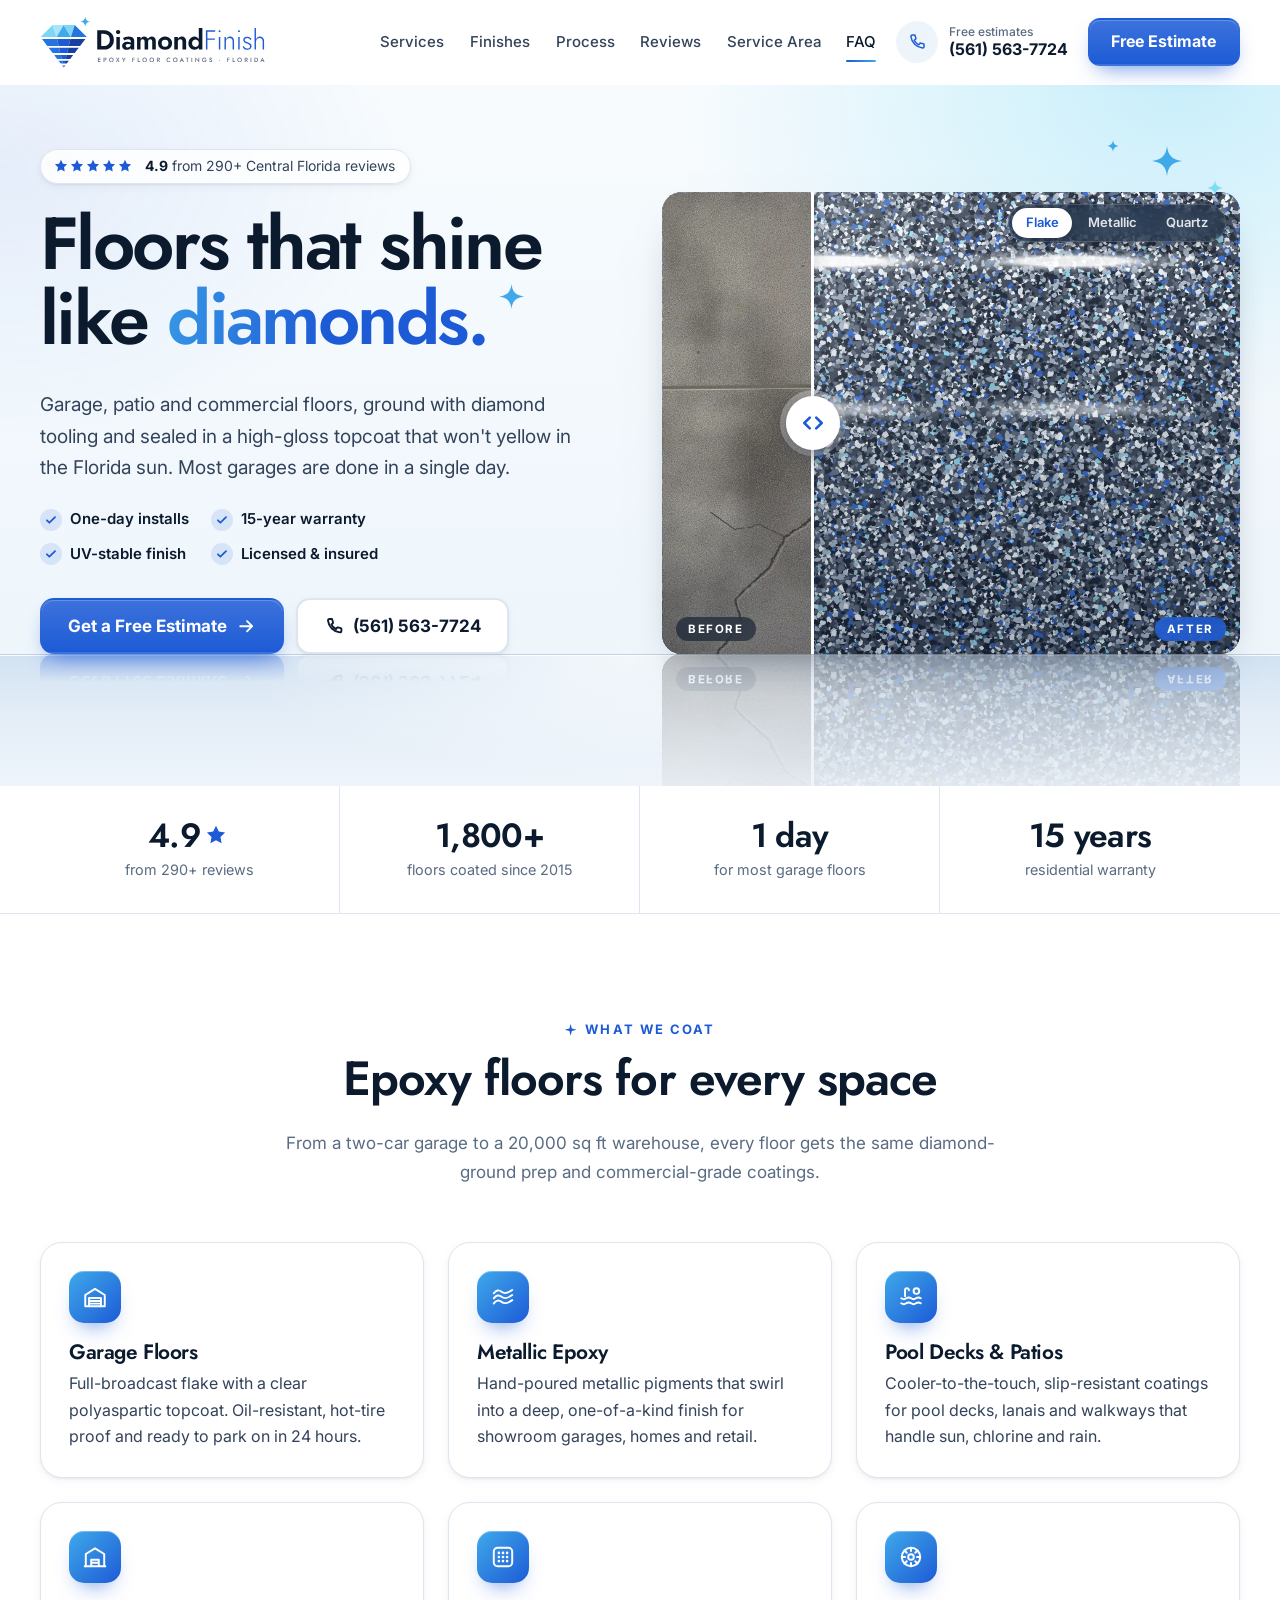
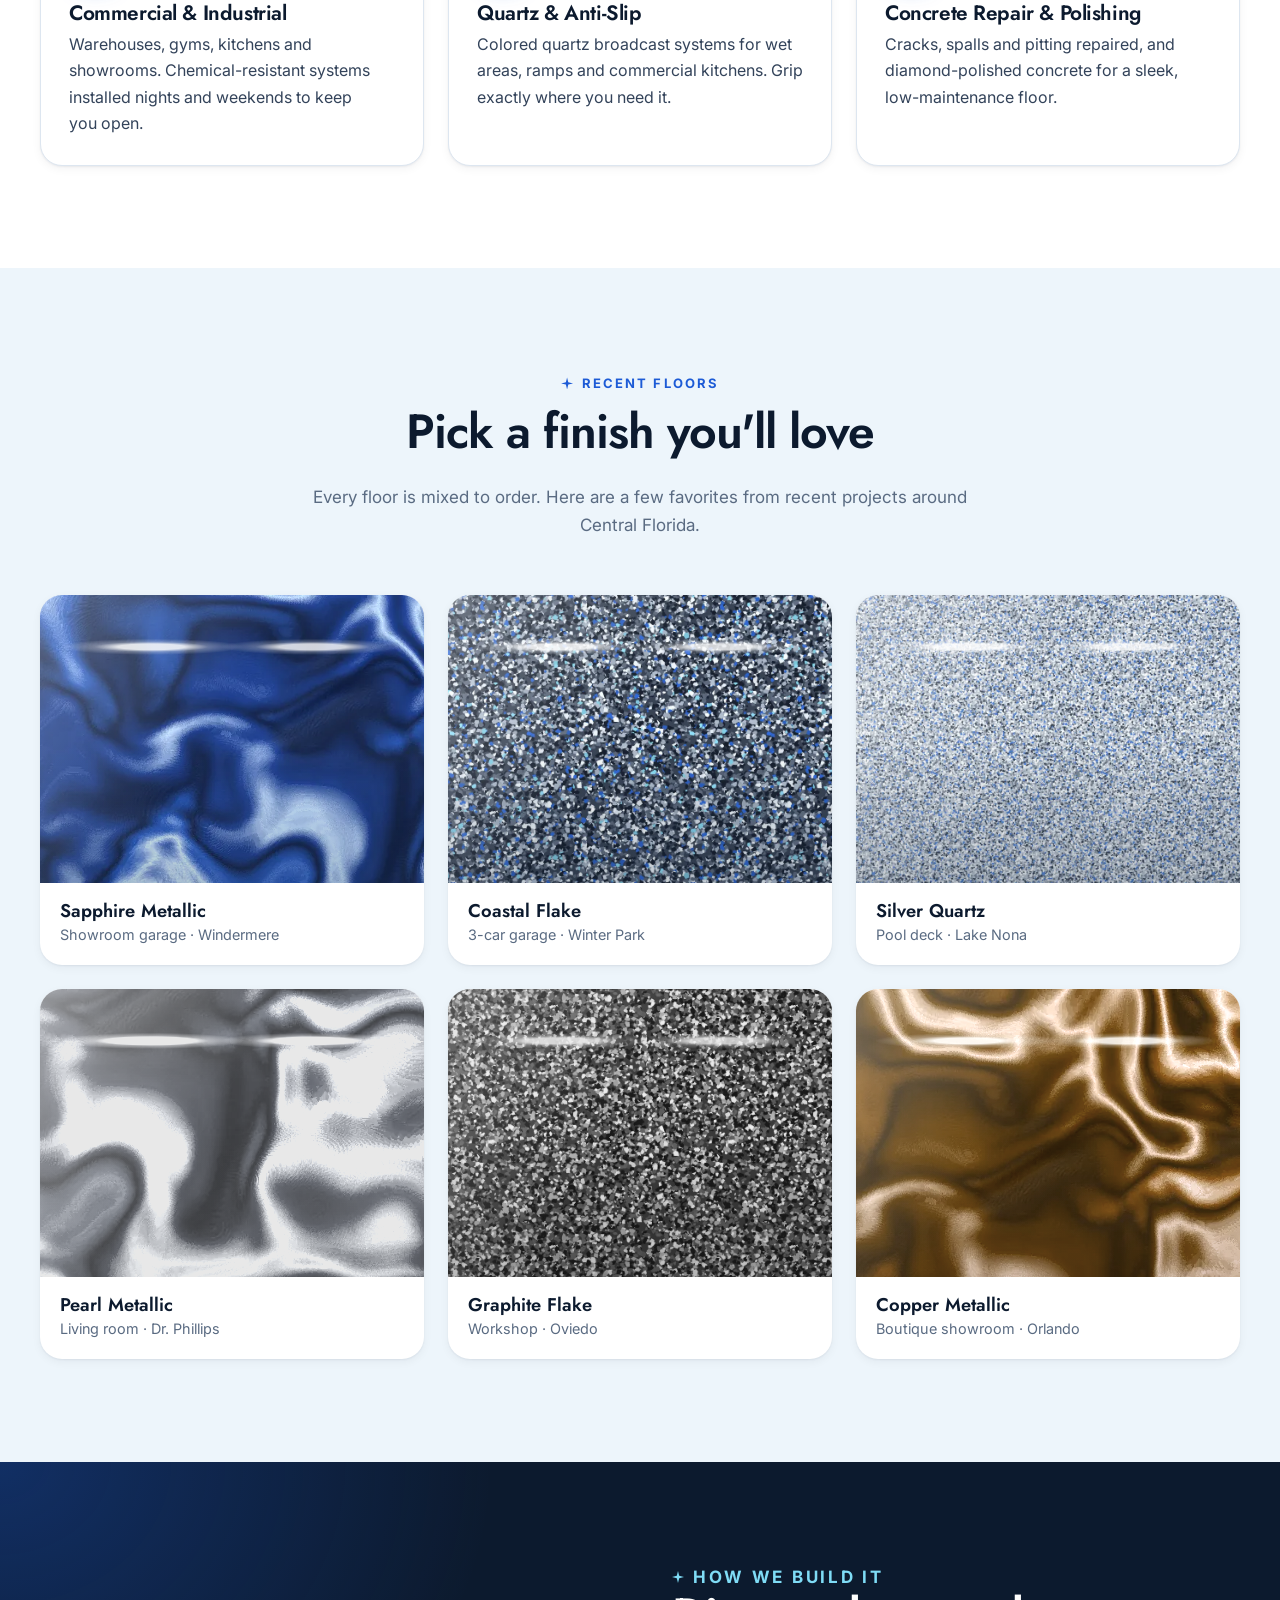
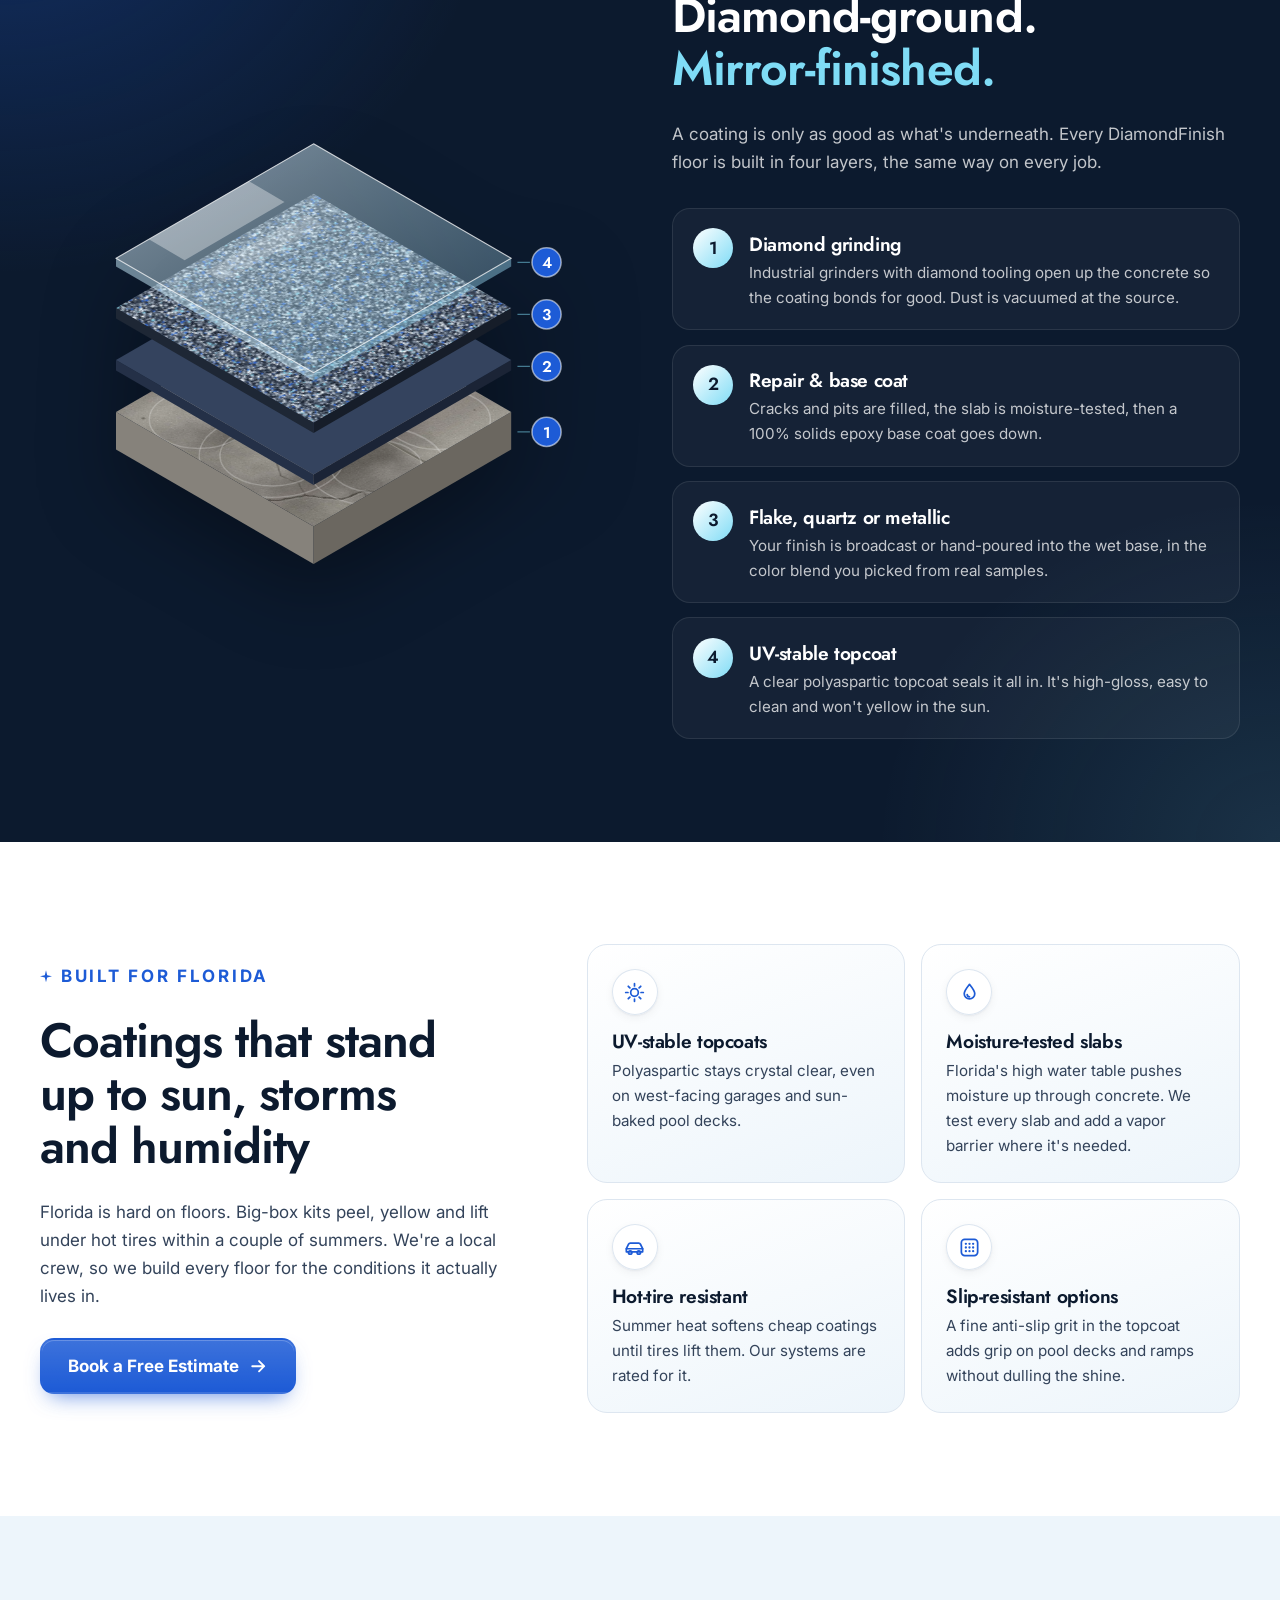
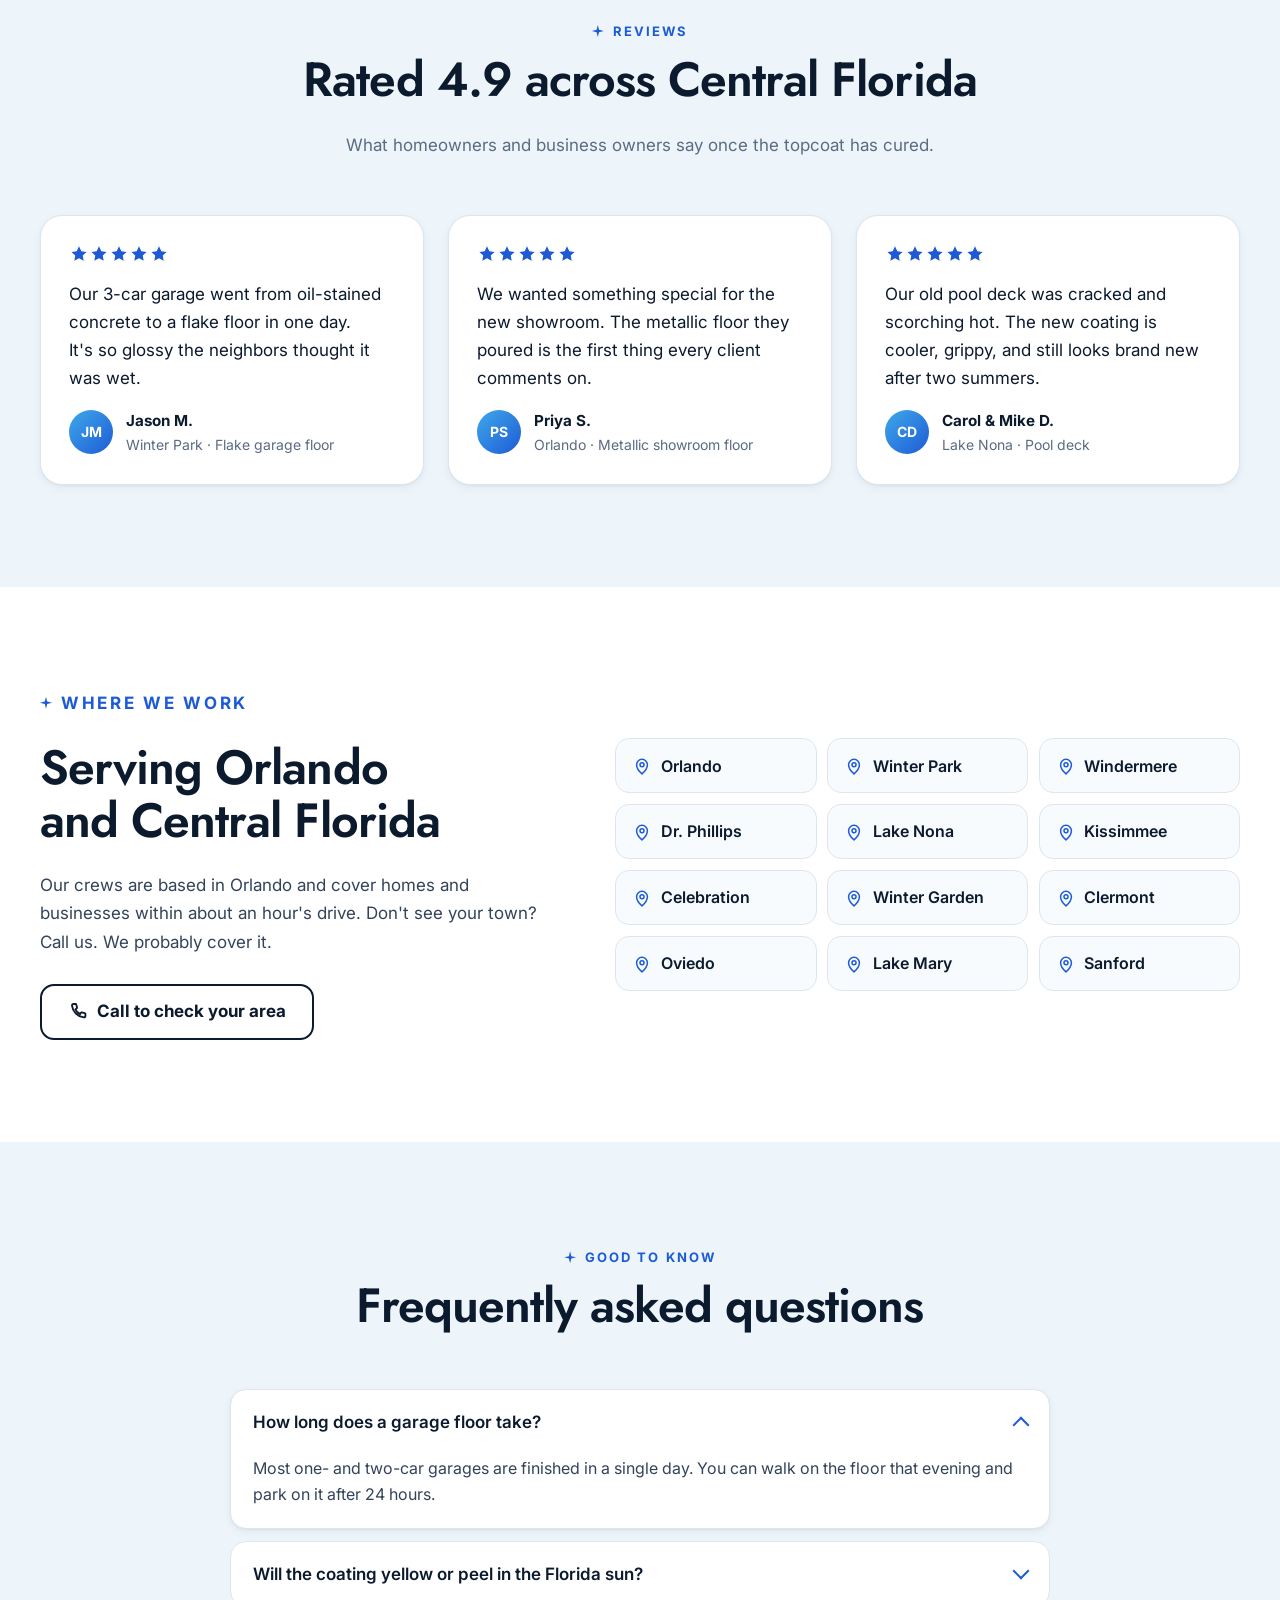
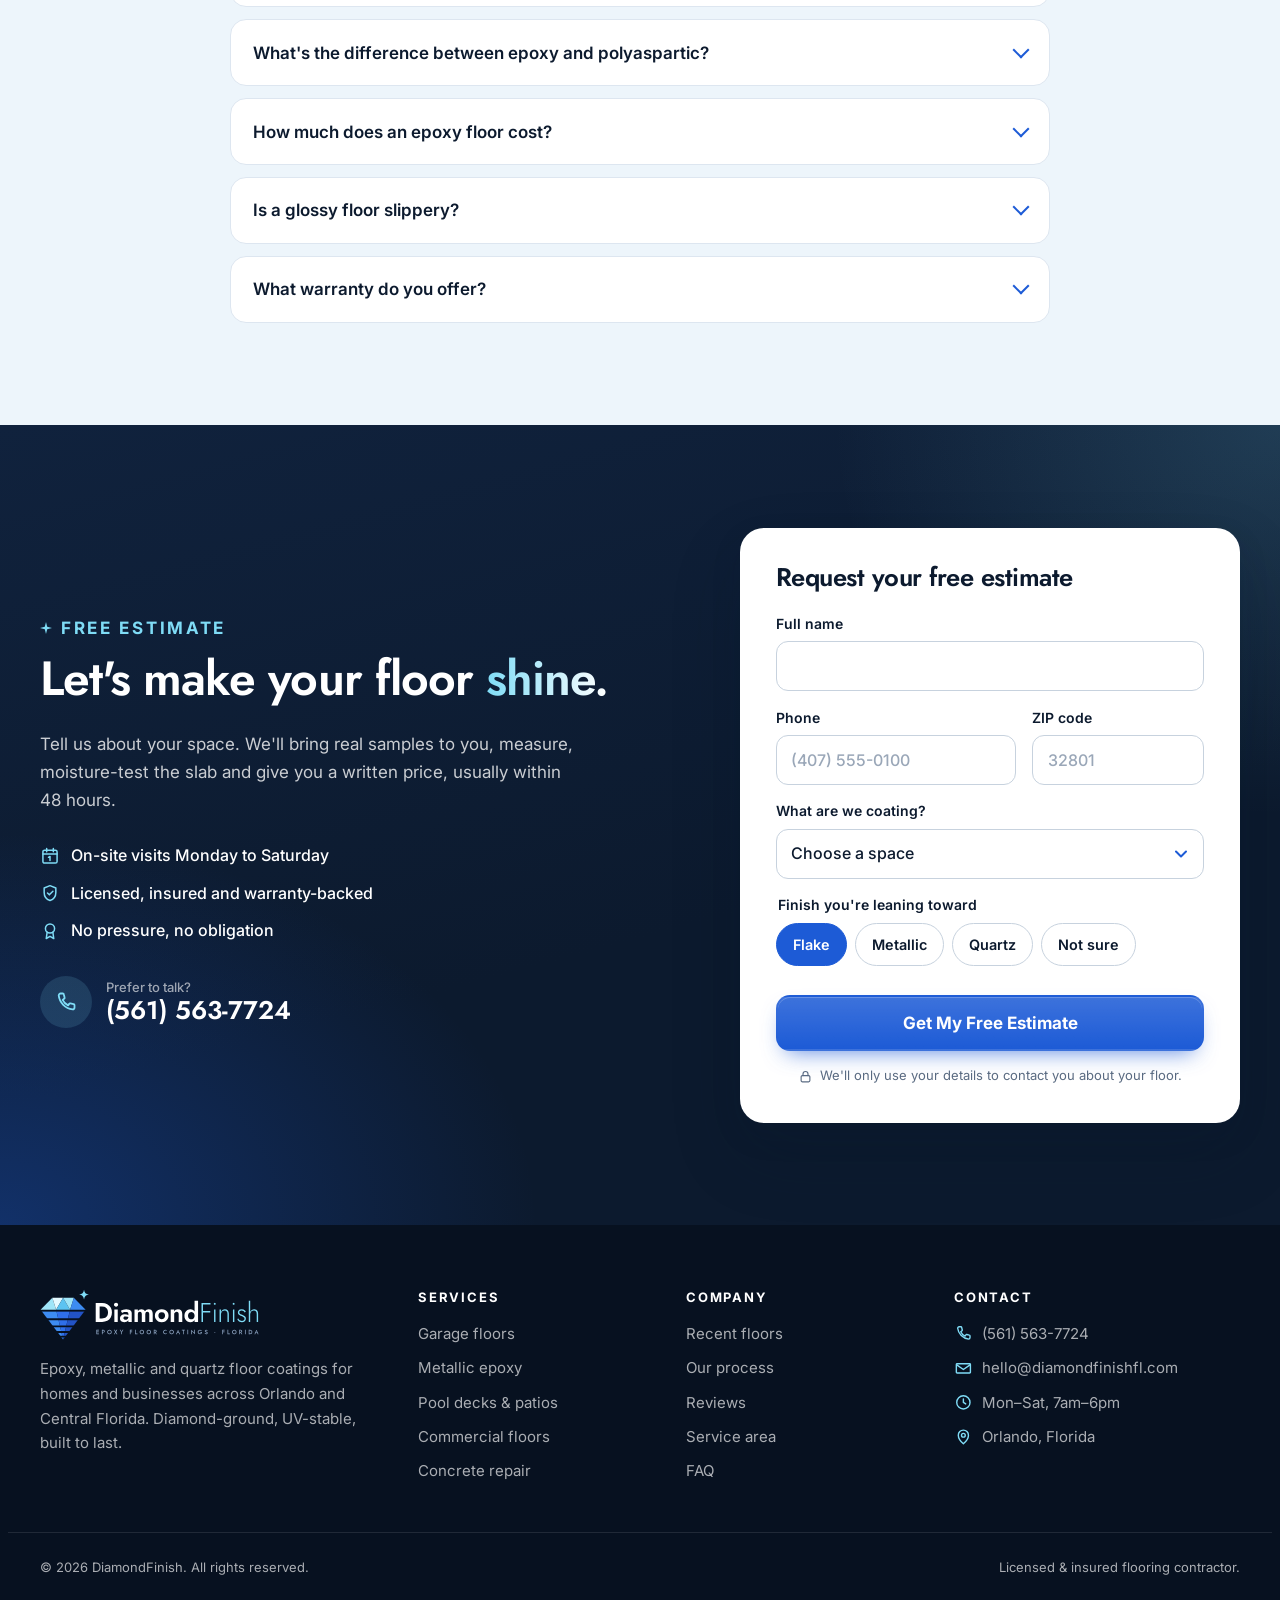
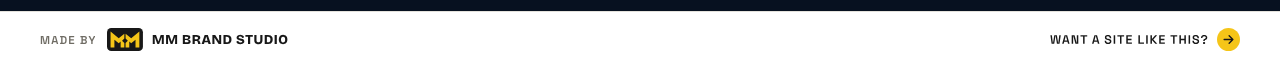
<file: index.html>
<!doctype html>
<html lang="en">
<head>
  <meta charset="utf-8">
  <meta name="viewport" content="width=device-width, initial-scale=1">
  <title>Epoxy Floor Coatings in Orlando, FL | DiamondFinish</title>
  <meta name="description" content="Garage, metallic and pool deck epoxy floors across Orlando and Central Florida. Diamond-ground prep, UV-stable topcoats that won't yellow, and most garages done in one day. Free estimates.">
  <link rel="canonical" href="https://diamondfinish.live/">
  <meta name="theme-color" content="#0C1A2E">

  <meta property="og:type" content="website">
  <meta property="og:site_name" content="DiamondFinish">
  <meta property="og:title" content="DiamondFinish | Floors that shine like diamonds">
  <meta property="og:description" content="Epoxy floor coatings for Central Florida garages, pool decks and showrooms. Diamond-ground, UV-stable, done in a day.">
  <meta property="og:url" content="https://diamondfinish.live/">
  <meta property="og:image" content="https://diamondfinish.live/images/og-image.jpg">
  <meta property="og:image:width" content="1200">
  <meta property="og:image:height" content="630">
  <meta name="twitter:card" content="summary_large_image">

  <link rel="icon" href="images/favicon.svg" type="image/svg+xml">
  <link rel="icon" href="images/favicon-32.png" sizes="32x32" type="image/png">
  <link rel="apple-touch-icon" href="images/apple-touch-icon.png">

  <link rel="preconnect" href="https://fonts.googleapis.com">
  <link rel="preconnect" href="https://fonts.gstatic.com" crossorigin>
  <link rel="stylesheet" href="https://fonts.googleapis.com/css2?family=Inter:wght@400;500;600;700&family=Jost:wght@400;500;600;700&display=swap">
  <link rel="preload" href="images/finish-flake.webp" as="image" type="image/webp">
  <link rel="preload" href="images/concrete.webp" as="image" type="image/webp">
  <link rel="stylesheet" href="css/styles.css">
  <script>document.documentElement.classList.add("js");</script>

  <script type="application/ld+json">
  {
    "@context": "https://schema.org",
    "@type": "HomeAndConstructionBusiness",
    "name": "DiamondFinish",
    "url": "https://diamondfinish.live/",
    "logo": "https://diamondfinish.live/images/logo.svg",
    "image": "https://diamondfinish.live/images/og-image.jpg",
    "telephone": "+1-561-563-7724",
    "email": "hello@diamondfinishfl.com",
    "priceRange": "$$",
    "address": { "@type": "PostalAddress", "addressLocality": "Orlando", "addressRegion": "FL", "addressCountry": "US" },
    "areaServed": ["Orlando", "Winter Park", "Windermere", "Dr. Phillips", "Lake Nona", "Kissimmee", "Celebration", "Winter Garden", "Clermont", "Oviedo", "Lake Mary", "Sanford"],
    "openingHoursSpecification": [{
      "@type": "OpeningHoursSpecification",
      "dayOfWeek": ["Monday", "Tuesday", "Wednesday", "Thursday", "Friday", "Saturday"],
      "opens": "07:00",
      "closes": "18:00"
    }]
  }
  </script>
</head>
<body>
<a class="skip-link" href="#main">Skip to content</a>

<!-- Icon sprite + the brand gem -->
<svg class="sprite" xmlns="http://www.w3.org/2000/svg" aria-hidden="true" focusable="false">
  <defs>
    <path id="star-shape" d="M12 2.8l2.8 5.8 6.3.9-4.6 4.4 1.1 6.3L12 17.2l-5.6 3 1.1-6.3L2.9 9.5l6.3-.9z"/>
    <clipPath id="gem-gloss"><path d="M0 42.5h100v12.5H0zM0 58.5h100V68H0zM0 71.5h100v7H0zM0 82h100v5H0zM0 90.5h100V96H0z"/></clipPath>
  </defs>

  <!-- Logo mark: a cut gem whose pavilion turns into gloss lines. Colours come from --g1…--g6. -->
  <symbol id="gem" viewBox="4 0 94 96">
    <path fill="var(--g2, #7FD6F4)" d="M6 39 28 17 35 39z"/><path fill="var(--g1, #A8E4FA)" d="M28 17h20L35 39z"/>
    <path fill="var(--g3, #3FA9EA)" d="M35 39 48 17 61 39z"/><path fill="var(--g2, #7FD6F4)" d="M48 17h20L61 39z"/>
    <path fill="var(--g4, #2474E0)" d="M61 39 68 17 90 39z"/>
    <g clip-path="url(#gem-gloss)"><path fill="var(--g4, #2474E0)" d="M6 39h29l13 55z"/><path fill="var(--g5, #1D5BD6)" d="M35 39h26L48 94z"/><path fill="var(--g6, #163F9F)" d="M61 39h29L48 94z"/></g>
    <path fill="var(--g3, #3FA9EA)" d="M87 2c.9 5.6 3.4 8.1 9 9-5.6.9-8.1 3.4-9 9-.9-5.6-3.4-8.1-9-9 5.6-.9 8.1-3.4 9-9z"/>
  </symbol>
  <symbol id="sparkle" viewBox="0 0 24 24"><path d="M12 0c.9 7.3 3.5 10.6 12 12-8.5 1.4-11.1 4.7-12 12-.9-7.3-3.5-10.6-12-12C8.5 10.6 11.1 7.3 12 0z"/></symbol>
  <symbol id="i-stars" viewBox="0 0 120 24"><use href="#star-shape"/><use href="#star-shape" x="24"/><use href="#star-shape" x="48"/><use href="#star-shape" x="72"/><use href="#star-shape" x="96"/></symbol>

  <symbol id="i-phone" viewBox="0 0 24 24"><path d="M6.6 3.5h2.2c.5 0 .9.3 1 .8l.8 3.4c.1.4-.1.9-.5 1.1L8.6 9.9a12 12 0 0 0 5.5 5.5l1.1-1.5c.2-.4.7-.6 1.1-.5l3.4.8c.5.1.8.5.8 1v2.2c0 1-.8 1.9-1.9 1.9A15.8 15.8 0 0 1 4.7 5.4c0-1 .9-1.9 1.9-1.9Z"/></symbol>
  <symbol id="i-mail" viewBox="0 0 24 24"><path d="M4 6h16a1 1 0 0 1 1 1v10a1 1 0 0 1-1 1H4a1 1 0 0 1-1-1V7a1 1 0 0 1 1-1Z"/><path d="m3.5 7.5 8.5 6 8.5-6"/></symbol>
  <symbol id="i-pin" viewBox="0 0 24 24"><path d="M12 21.5s-6.5-5.6-6.5-11a6.5 6.5 0 0 1 13 0c0 5.4-6.5 11-6.5 11Z"/><circle cx="12" cy="10.5" r="2.4"/></symbol>
  <symbol id="i-clock" viewBox="0 0 24 24"><circle cx="12" cy="12" r="8.5"/><path d="M12 7.5V12l3 2"/></symbol>
  <symbol id="i-arrow" viewBox="0 0 24 24"><path d="M5 12h14M13 6l6 6-6 6"/></symbol>
  <symbol id="i-check" viewBox="0 0 24 24"><path d="m5 12.5 4.2 4.2L19 7"/></symbol>
  <symbol id="i-shield" viewBox="0 0 24 24"><path d="M12 3.2 19 6v5.3c0 4.6-3 8.3-7 9.6-4-1.3-7-5-7-9.6V6l7-2.8Z"/><path d="m9 12 2.2 2.2L15.5 10"/></symbol>
  <symbol id="i-award" viewBox="0 0 24 24"><circle cx="12" cy="9" r="5.5"/><path d="M8.6 13.4 7.5 21l4.5-2.6 4.5 2.6-1.1-7.6"/></symbol>
  <symbol id="i-lock" viewBox="0 0 24 24"><rect x="5" y="10.5" width="14" height="10" rx="2"/><path d="M8 10.5V8a4 4 0 0 1 8 0v2.5"/></symbol>
  <symbol id="i-calendar" viewBox="0 0 24 24"><rect x="3.5" y="5" width="17" height="15.5" rx="2"/><path d="M3.5 9.5h17M8 3v4M16 3v4"/><path d="m10.2 13.6 1.8-1.1v5"/></symbol>
  <symbol id="i-garage" viewBox="0 0 24 24"><path d="M3 10.2 12 4.5l9 5.7V20.5H3Z"/><path d="M6.5 20.5v-7.5h11v7.5M6.5 15.6h11M6.5 18.1h11"/></symbol>
  <symbol id="i-swirl" viewBox="0 0 24 24"><path d="M3.5 8.5c2.2-3 4.6-3.4 7.2-1.4s5 1.9 9.8-1.6M3.5 13.2c2.2-3 4.6-3.4 7.2-1.4s5 1.9 9.8-1.6M3.5 17.9c2.2-3 4.6-3.4 7.2-1.4s5 1.9 9.8-1.6"/></symbol>
  <symbol id="i-pool" viewBox="0 0 24 24"><circle cx="17" cy="6.5" r="2.6"/><path d="M3 13.2c1.6 1.1 3.1 1.1 4.6 0s3-1.1 4.5 0 3 1.1 4.5 0 3-1.1 4.4 0M3 17.8c1.6 1.1 3.1 1.1 4.6 0s3-1.1 4.5 0 3 1.1 4.5 0 3-1.1 4.4 0"/><path d="M6.5 11.2V5.8a1.8 1.8 0 0 1 3.6 0"/></symbol>
  <symbol id="i-building" viewBox="0 0 24 24"><path d="M3.5 20.5V9.2L12 4l8.5 5.2v11.3"/><path d="M2.5 20.5h19M8.5 20.5v-6h7v6M8.5 17.3h7"/></symbol>
  <symbol id="i-grip" viewBox="0 0 24 24"><rect x="3.5" y="3.5" width="17" height="17" rx="3.5"/><g fill="currentColor" stroke="none"><circle cx="8.2" cy="8.2" r="1.2"/><circle cx="12" cy="8.2" r="1.2"/><circle cx="15.8" cy="8.2" r="1.2"/><circle cx="8.2" cy="12" r="1.2"/><circle cx="12" cy="12" r="1.2"/><circle cx="15.8" cy="12" r="1.2"/><circle cx="8.2" cy="15.8" r="1.2"/><circle cx="12" cy="15.8" r="1.2"/><circle cx="15.8" cy="15.8" r="1.2"/></g></symbol>
  <symbol id="i-disc" viewBox="0 0 24 24"><circle cx="12" cy="12" r="8.5"/><circle cx="12" cy="12" r="2.6"/><path d="M12 3.5v3M12 17.5v3M3.5 12h3M17.5 12h3M6 6l2.1 2.1M15.9 15.9 18 18M6 18l2.1-2.1M15.9 8.1 18 6"/></symbol>
  <symbol id="i-sun" viewBox="0 0 24 24"><circle cx="12" cy="12" r="4"/><path d="M12 2.8v2.4M12 18.8v2.4M2.8 12h2.4M18.8 12h2.4M5.5 5.5l1.7 1.7M16.8 16.8l1.7 1.7M5.5 18.5l1.7-1.7M16.8 7.2l1.7-1.7"/></symbol>
  <symbol id="i-drop" viewBox="0 0 24 24"><path d="M12 3.5c2.9 3.6 5.5 6.7 5.5 9.7a5.5 5.5 0 0 1-11 0c0-3 2.6-6.1 5.5-9.7Z"/><path d="M9.6 14.2a2.5 2.5 0 0 0 2.4 2.3"/></symbol>
  <symbol id="i-car" viewBox="0 0 24 24"><path d="M3.5 16.5v-3.2L5.8 8.6a2 2 0 0 1 1.8-1.1h8.8a2 2 0 0 1 1.8 1.1l2.3 4.7v3.2Z"/><path d="M3.5 13.3h17"/><circle cx="7.5" cy="17.2" r="1.8"/><circle cx="16.5" cy="17.2" r="1.8"/></symbol>
</svg>

<header class="header" data-header>
  <div class="container header__inner">
    <a class="brand" href="#top" aria-label="DiamondFinish home">
      <img src="images/logo.svg" alt="DiamondFinish" width="492" height="113">
    </a>

    <nav class="nav" id="site-nav" aria-label="Main">
      <ul class="nav__list">
        <li><a href="#services">Services</a></li>
        <li><a href="#finishes">Finishes</a></li>
        <li><a href="#process">Process</a></li>
        <li><a href="#reviews">Reviews</a></li>
        <li><a href="#areas">Service Area</a></li>
        <li><a href="#faq">FAQ</a></li>
      </ul>
      <div class="nav__cta">
        <a class="btn btn--primary btn--lg" href="#estimate">Get a Free Estimate</a>
        <a class="btn btn--outline btn--lg" href="tel:+15615637724"><svg class="icon"><use href="#i-phone"/></svg>(561) 563-7724</a>
      </div>
    </nav>

    <div class="header__actions">
      <a class="header__phone" href="tel:+15615637724">
        <span class="header__phone-icon"><svg class="icon"><use href="#i-phone"/></svg></span>
        <span><small>Free estimates</small>(561) 563-7724</span>
      </a>
      <a class="btn btn--primary header__cta" href="#estimate">Free Estimate</a>
      <button class="nav-toggle" type="button" aria-expanded="false" aria-controls="site-nav" aria-label="Open menu">
        <span></span><span></span><span></span>
      </button>
    </div>
  </div>
</header>

<main id="main">

  <!-- ============================== HERO ============================== -->
  <section class="hero" id="top">
    <div class="container hero__grid">
      <div class="hero__copy">
        <p class="hero__badge"><svg class="stars" aria-hidden="true"><use href="#i-stars"/></svg><span><strong>4.9</strong> from 290+ <span class="xs-hide">Central Florida </span>reviews</span></p>
        <h1 class="hero__title">Floors that shine like <span class="shine">diamonds.<svg class="shine__spark" aria-hidden="true"><use href="#sparkle"/></svg></span></h1>
        <p class="hero__lead">Garage, patio and commercial floors, ground with diamond tooling and sealed in a high-gloss topcoat that won't yellow in the Florida sun. Most garages are done in a single day.</p>
        <ul class="hero__checks">
          <li><svg class="icon"><use href="#i-check"/></svg>One-day installs</li>
          <li><svg class="icon"><use href="#i-check"/></svg>15-year warranty</li>
          <li><svg class="icon"><use href="#i-check"/></svg>UV-stable finish</li>
          <li><svg class="icon"><use href="#i-check"/></svg>Licensed &amp; insured</li>
        </ul>
        <div class="hero__ctas">
          <a class="btn btn--primary btn--lg" href="#estimate"><span><span class="xs-hide">Get a </span>Free Estimate</span><svg class="icon xs-hide"><use href="#i-arrow"/></svg></a>
          <a class="btn btn--white btn--lg" href="tel:+15615637724"><svg class="icon"><use href="#i-phone"/></svg><span class="xs-hide">(561) 563-7724</span><span class="xs-show">Call Now</span></a>
        </div>
      </div>

      <div class="hero__visual">
        <svg class="hero__spark hero__spark--a" aria-hidden="true"><use href="#sparkle"/></svg>
        <svg class="hero__spark hero__spark--b" aria-hidden="true"><use href="#sparkle"/></svg>
        <svg class="hero__spark hero__spark--c" aria-hidden="true"><use href="#sparkle"/></svg>

        <!-- Before/after sample board. JS drives --pos; the radios swap the finish. -->
        <div class="board" data-compare data-finish="flake">
          <div class="board__after" aria-hidden="true">
            <div class="board__finish board__finish--flake"></div>
            <div class="board__finish board__finish--metallic"></div>
            <div class="board__finish board__finish--quartz"></div>
            <div class="board__gloss"></div>
          </div>
          <div class="board__before" aria-hidden="true"></div>
          <span class="board__tag board__tag--before" aria-hidden="true">Before</span>
          <span class="board__tag board__tag--after" aria-hidden="true">After</span>

          <div class="board__divider">
            <div class="board__handle" role="slider" tabindex="0" aria-label="Before and after comparison" aria-valuemin="0" aria-valuemax="100" aria-valuenow="50" aria-valuetext="50% bare concrete, 50% finished floor">
              <svg viewBox="0 0 24 24" aria-hidden="true"><path d="M9 7l-5 5 5 5M15 7l5 5-5 5"/></svg>
            </div>
          </div>

          <fieldset class="finish-switch">
            <legend class="sr-only">Show a finish</legend>
            <label><input type="radio" name="finish" value="flake" checked><span>Flake</span></label>
            <label><input type="radio" name="finish" value="metallic"><span>Metallic</span></label>
            <label><input type="radio" name="finish" value="quartz"><span>Quartz</span></label>
          </fieldset>
        </div>
      </div>
    </div>
    <div class="hero__floor" aria-hidden="true"></div>
  </section>

  <!-- ============================== TRUST ============================== -->
  <section class="trust" aria-label="DiamondFinish at a glance">
    <div class="container trust__grid">
      <div class="trust__item"><strong>4.9<svg class="icon icon--star" aria-hidden="true"><use href="#star-shape"/></svg></strong><span>from 290+ reviews</span></div>
      <div class="trust__item"><strong>1,800+</strong><span>floors coated since 2015</span></div>
      <div class="trust__item"><strong>1 day</strong><span>for most garage floors</span></div>
      <div class="trust__item"><strong>15 years</strong><span>residential warranty</span></div>
    </div>
  </section>

  <!-- ============================== SERVICES ============================== -->
  <section class="section" id="services">
    <div class="container">
      <header class="section-head" data-reveal>
        <p class="eyebrow">What we coat</p>
        <h2>Epoxy floors for every space</h2>
        <p>From a two-car garage to a 20,000 sq ft warehouse, every floor gets the same diamond-ground prep and commercial-grade coatings.</p>
      </header>
      <ul class="services">
        <li class="service" data-reveal><span class="service__icon"><svg class="icon"><use href="#i-garage"/></svg></span><h3>Garage Floors</h3><p>Full-broadcast flake with a clear polyaspartic topcoat. Oil-resistant, hot-tire proof and ready to park on in 24 hours.</p></li>
        <li class="service" data-reveal style="--d:1"><span class="service__icon"><svg class="icon"><use href="#i-swirl"/></svg></span><h3>Metallic Epoxy</h3><p>Hand-poured metallic pigments that swirl into a deep, one-of-a-kind finish for showroom garages, homes and retail.</p></li>
        <li class="service" data-reveal style="--d:2"><span class="service__icon"><svg class="icon"><use href="#i-pool"/></svg></span><h3>Pool Decks &amp; Patios</h3><p>Cooler-to-the-touch, slip-resistant coatings for pool decks, lanais and walkways that handle sun, chlorine and rain.</p></li>
        <li class="service" data-reveal><span class="service__icon"><svg class="icon"><use href="#i-building"/></svg></span><h3>Commercial &amp; Industrial</h3><p>Warehouses, gyms, kitchens and showrooms. Chemical-resistant systems installed nights and weekends to keep you open.</p></li>
        <li class="service" data-reveal style="--d:1"><span class="service__icon"><svg class="icon"><use href="#i-grip"/></svg></span><h3>Quartz &amp; Anti-Slip</h3><p>Colored quartz broadcast systems for wet areas, ramps and commercial kitchens. Grip exactly where you need it.</p></li>
        <li class="service" data-reveal style="--d:2"><span class="service__icon"><svg class="icon"><use href="#i-disc"/></svg></span><h3>Concrete Repair &amp; Polishing</h3><p>Cracks, spalls and pitting repaired, and diamond-polished concrete for a sleek, low-maintenance floor.</p></li>
      </ul>
    </div>
  </section>

  <!-- ============================== FINISHES ============================== -->
  <section class="section section--frost" id="finishes">
    <div class="container">
      <header class="section-head" data-reveal>
        <p class="eyebrow">Recent floors</p>
        <h2>Pick a finish you'll love</h2>
        <p>Every floor is mixed to order. Here are a few favorites from recent projects around Central Florida.</p>
      </header>
      <ul class="finishes">
        <li class="finish" data-reveal><div class="finish__swatch finish__swatch--metallic"></div><p><strong>Sapphire Metallic</strong>Showroom garage · Windermere</p></li>
        <li class="finish" data-reveal style="--d:1"><div class="finish__swatch finish__swatch--flake"></div><p><strong>Coastal Flake</strong>3-car garage · Winter Park</p></li>
        <li class="finish" data-reveal style="--d:2"><div class="finish__swatch finish__swatch--quartz"></div><p><strong>Silver Quartz</strong>Pool deck · Lake Nona</p></li>
        <li class="finish" data-reveal><div class="finish__swatch finish__swatch--pearl"></div><p><strong>Pearl Metallic</strong>Living room · Dr. Phillips</p></li>
        <li class="finish" data-reveal style="--d:1"><div class="finish__swatch finish__swatch--graphite"></div><p><strong>Graphite Flake</strong>Workshop · Oviedo</p></li>
        <li class="finish" data-reveal style="--d:2"><div class="finish__swatch finish__swatch--copper"></div><p><strong>Copper Metallic</strong>Boutique showroom · Orlando</p></li>
      </ul>
    </div>
  </section>

  <!-- ============================== PROCESS ============================== -->
  <section class="section process" id="process">
    <div class="container process__inner">
      <div class="process__visual" data-reveal>
        <!-- Exploded view of the floor system; numbers match the steps -->
        <svg class="layers" viewBox="0 0 500 440" role="img" aria-label="The four layers of a DiamondFinish floor: diamond-ground concrete, epoxy base coat, flake or metallic coat, UV-stable topcoat">
          <defs>
            <pattern id="p-flake" patternUnits="userSpaceOnUse" width="120" height="120" patternTransform="matrix(.866 .5 -.866 .5 0 0)"><image href="images/finish-flake.webp" width="120" height="120"/></pattern>
            <pattern id="p-concrete" patternUnits="userSpaceOnUse" width="400" height="300" patternTransform="matrix(.866 .5 -.866 .5 0 0)"><image href="images/concrete.webp" width="400" height="300"/></pattern>
            <clipPath id="clip-slab"><path d="M240 168 430 278 240 388 50 278z"/></clipPath>
            <linearGradient id="g-coat" x1="0" y1="0" x2="1" y2="1"><stop offset="0" stop-color="#EAF8FF" stop-opacity=".55"/><stop offset="1" stop-color="#9FDDF6" stop-opacity=".22"/></linearGradient>
          </defs>
          <!-- 1 · concrete slab, with the circular marks diamond grinding leaves -->
          <path fill="#86827B" d="M50 278 240 388v36L50 314z"/><path fill="#6B6760" d="M240 388 430 278v36L240 424z"/>
          <path fill="url(#p-concrete)" d="M240 168 430 278 240 388 50 278z"/>
          <g clip-path="url(#clip-slab)" fill="none" stroke="#fff" stroke-opacity=".22" stroke-width="1.4">
            <ellipse cx="200" cy="320" rx="70" ry="40"/><ellipse cx="200" cy="320" rx="50" ry="29"/><ellipse cx="300" cy="330" rx="66" ry="38"/><ellipse cx="300" cy="330" rx="44" ry="25"/><ellipse cx="130" cy="285" rx="48" ry="28"/><ellipse cx="360" cy="285" rx="50" ry="29"/>
          </g>
          <!-- 2 · epoxy base coat -->
          <path fill="#243047" d="M50 228 240 338v10L50 238z"/><path fill="#1B2436" d="M240 338 430 228v10L240 348z"/>
          <path fill="#34435E" d="M240 118 430 228 240 338 50 228z"/>
          <!-- 3 · flake coat -->
          <path fill="#1E2735" d="M50 178 240 288v10L50 188z"/><path fill="#161D29" d="M240 288 430 178v10L240 298z"/>
          <path fill="url(#p-flake)" d="M240 68 430 178 240 288 50 178z"/>
          <!-- 4 · clear UV-stable topcoat -->
          <path fill="#CBEFFF" fill-opacity=".5" d="M50 130 240 240v8L50 138z"/><path fill="#9ADAF3" fill-opacity=".45" d="M240 240 430 130v8L240 248z"/>
          <path fill="url(#g-coat)" stroke="#fff" stroke-opacity=".75" d="M240 20 430 130 240 240 50 130z"/>
          <path fill="#fff" fill-opacity=".35" d="M178 56 212 76 116 132 82 112z"/><path fill="#fff" fill-opacity=".2" d="M232 87 250 97 154 153 136 143z"/>
          <!-- step numbers -->
          <g class="layers__tags" font-family="Jost, sans-serif" font-weight="600" font-size="15" text-anchor="middle">
            <path d="M436 134h12M436 184h12M436 234h12M436 297h12" stroke="#7FDCF6" stroke-opacity=".5"/>
            <circle cx="464" cy="134" r="14"/><text x="464" y="139.5">4</text>
            <circle cx="464" cy="184" r="14"/><text x="464" y="189.5">3</text>
            <circle cx="464" cy="234" r="14"/><text x="464" y="239.5">2</text>
            <circle cx="464" cy="297" r="14"/><text x="464" y="302.5">1</text>
          </g>
        </svg>
      </div>

      <div class="process__copy">
        <header data-reveal>
          <p class="eyebrow eyebrow--light">How we build it</p>
          <h2>Diamond-ground. <span>Mirror-finished.</span></h2>
          <p>A coating is only as good as what's underneath. Every DiamondFinish floor is built in four layers, the same way on every job.</p>
        </header>
        <ol class="steps">
          <li class="step" data-reveal><span class="step__num">1</span><div><h3>Diamond grinding</h3><p>Industrial grinders with diamond tooling open up the concrete so the coating bonds for good. Dust is vacuumed at the source.</p></div></li>
          <li class="step" data-reveal style="--d:1"><span class="step__num">2</span><div><h3>Repair &amp; base coat</h3><p>Cracks and pits are filled, the slab is moisture-tested, then a 100% solids epoxy base coat goes down.</p></div></li>
          <li class="step" data-reveal style="--d:2"><span class="step__num">3</span><div><h3>Flake, quartz or metallic</h3><p>Your finish is broadcast or hand-poured into the wet base, in the color blend you picked from real samples.</p></div></li>
          <li class="step" data-reveal style="--d:3"><span class="step__num">4</span><div><h3>UV-stable topcoat</h3><p>A clear polyaspartic topcoat seals it all in. It's high-gloss, easy to clean and won't yellow in the sun.</p></div></li>
        </ol>
      </div>
    </div>
  </section>

  <!-- ============================== BUILT FOR FLORIDA ============================== -->
  <section class="section" id="about">
    <div class="container about">
      <div class="about__copy" data-reveal>
        <p class="eyebrow">Built for Florida</p>
        <h2>Coatings that stand up to sun, storms and humidity</h2>
        <p>Florida is hard on floors. Big-box kits peel, yellow and lift under hot tires within a couple of summers. We're a local crew, so we build every floor for the conditions it actually lives in.</p>
        <a class="btn btn--primary btn--lg" href="#estimate">Book a Free Estimate<svg class="icon"><use href="#i-arrow"/></svg></a>
      </div>
      <ul class="features">
        <li class="feature" data-reveal><span class="feature__icon"><svg class="icon"><use href="#i-sun"/></svg></span><h3>UV-stable topcoats</h3><p>Polyaspartic stays crystal clear, even on west-facing garages and sun-baked pool decks.</p></li>
        <li class="feature" data-reveal style="--d:1"><span class="feature__icon"><svg class="icon"><use href="#i-drop"/></svg></span><h3>Moisture-tested slabs</h3><p>Florida's high water table pushes moisture up through concrete. We test every slab and add a vapor barrier where it's needed.</p></li>
        <li class="feature" data-reveal style="--d:2"><span class="feature__icon"><svg class="icon"><use href="#i-car"/></svg></span><h3>Hot-tire resistant</h3><p>Summer heat softens cheap coatings until tires lift them. Our systems are rated for it.</p></li>
        <li class="feature" data-reveal style="--d:3"><span class="feature__icon"><svg class="icon"><use href="#i-grip"/></svg></span><h3>Slip-resistant options</h3><p>A fine anti-slip grit in the topcoat adds grip on pool decks and ramps without dulling the shine.</p></li>
      </ul>
    </div>
  </section>

  <!-- ============================== REVIEWS ============================== -->
  <section class="section section--frost" id="reviews">
    <div class="container">
      <header class="section-head" data-reveal>
        <p class="eyebrow">Reviews</p>
        <h2>Rated 4.9 across Central Florida</h2>
        <p>What homeowners and business owners say once the topcoat has cured.</p>
      </header>
      <div class="reviews">
        <figure class="review" data-reveal>
          <svg class="stars" role="img" aria-label="5 out of 5 stars"><use href="#i-stars"/></svg>
          <blockquote><p>Our 3-car garage went from oil-stained concrete to a flake floor in one day. It's so glossy the neighbors thought it was wet.</p></blockquote>
          <figcaption><span class="avatar" aria-hidden="true">JM</span><span><strong>Jason M.</strong>Winter Park · Flake garage floor</span></figcaption>
        </figure>
        <figure class="review" data-reveal style="--d:1">
          <svg class="stars" role="img" aria-label="5 out of 5 stars"><use href="#i-stars"/></svg>
          <blockquote><p>We wanted something special for the new showroom. The metallic floor they poured is the first thing every client comments on.</p></blockquote>
          <figcaption><span class="avatar" aria-hidden="true">PS</span><span><strong>Priya S.</strong>Orlando · Metallic showroom floor</span></figcaption>
        </figure>
        <figure class="review" data-reveal style="--d:2">
          <svg class="stars" role="img" aria-label="5 out of 5 stars"><use href="#i-stars"/></svg>
          <blockquote><p>Our old pool deck was cracked and scorching hot. The new coating is cooler, grippy, and still looks brand new after two summers.</p></blockquote>
          <figcaption><span class="avatar" aria-hidden="true">CD</span><span><strong>Carol &amp; Mike D.</strong>Lake Nona · Pool deck</span></figcaption>
        </figure>
      </div>
    </div>
  </section>

  <!-- ============================== SERVICE AREA ============================== -->
  <section class="section areas" id="areas">
    <div class="container areas__inner">
      <div class="areas__copy" data-reveal>
        <p class="eyebrow">Where we work</p>
        <h2>Serving Orlando and Central Florida</h2>
        <p>Our crews are based in Orlando and cover homes and businesses within about an hour's drive. Don't see your town? Call us. We probably cover it.</p>
        <a class="btn btn--outline btn--lg" href="tel:+15615637724"><svg class="icon"><use href="#i-phone"/></svg>Call to check your area</a>
      </div>
      <ul class="areas__list" data-reveal style="--d:1">
        <li><svg class="icon"><use href="#i-pin"/></svg>Orlando</li>
        <li><svg class="icon"><use href="#i-pin"/></svg>Winter Park</li>
        <li><svg class="icon"><use href="#i-pin"/></svg>Windermere</li>
        <li><svg class="icon"><use href="#i-pin"/></svg>Dr. Phillips</li>
        <li><svg class="icon"><use href="#i-pin"/></svg>Lake Nona</li>
        <li><svg class="icon"><use href="#i-pin"/></svg>Kissimmee</li>
        <li><svg class="icon"><use href="#i-pin"/></svg>Celebration</li>
        <li><svg class="icon"><use href="#i-pin"/></svg>Winter Garden</li>
        <li><svg class="icon"><use href="#i-pin"/></svg>Clermont</li>
        <li><svg class="icon"><use href="#i-pin"/></svg>Oviedo</li>
        <li><svg class="icon"><use href="#i-pin"/></svg>Lake Mary</li>
        <li><svg class="icon"><use href="#i-pin"/></svg>Sanford</li>
      </ul>
    </div>
  </section>

  <!-- ============================== FAQ ============================== -->
  <section class="section section--frost" id="faq">
    <div class="container container--narrow">
      <header class="section-head" data-reveal>
        <p class="eyebrow">Good to know</p>
        <h2>Frequently asked questions</h2>
      </header>
      <div class="faq" data-reveal>
        <details class="faq__item" open>
          <summary>How long does a garage floor take?</summary>
          <p>Most one- and two-car garages are finished in a single day. You can walk on the floor that evening and park on it after 24 hours.</p>
        </details>
        <details class="faq__item">
          <summary>Will the coating yellow or peel in the Florida sun?</summary>
          <p>Our polyaspartic topcoats are UV-stable, so they stay clear. Peeling almost always comes from poor prep or trapped moisture, which is why we diamond-grind and moisture-test every slab before we coat it.</p>
        </details>
        <details class="faq__item">
          <summary>What's the difference between epoxy and polyaspartic?</summary>
          <p>Epoxy builds a thick, tough base coat. Polyaspartic cures fast, stays flexible and doesn't yellow, which makes it the ideal topcoat. We use each where it performs best.</p>
        </details>
        <details class="faq__item">
          <summary>How much does an epoxy floor cost?</summary>
          <p>It depends on the size, the condition of the concrete and the finish you choose. Every estimate is free, on site and in writing, and the price we quote is the price you pay.</p>
        </details>
        <details class="faq__item">
          <summary>Is a glossy floor slippery?</summary>
          <p>Flake and quartz floors have natural texture, and we can add a fine anti-slip grit to the topcoat for pool decks, ramps and anywhere that gets wet.</p>
        </details>
        <details class="faq__item">
          <summary>What warranty do you offer?</summary>
          <p>Residential floors carry a 15-year warranty against peeling and delamination. Commercial systems are warranted to match their use and traffic.</p>
        </details>
      </div>
    </div>
  </section>

  <!-- ============================== ESTIMATE ============================== -->
  <section class="estimate" id="estimate">
    <div class="container estimate__inner">
      <div class="estimate__copy" data-reveal>
        <p class="eyebrow eyebrow--light">Free estimate</p>
        <h2>Let's make your floor <span>shine.</span></h2>
        <p>Tell us about your space. We'll bring real samples to you, measure, moisture-test the slab and give you a written price, usually within 48 hours.</p>
        <ul class="estimate__list">
          <li><svg class="icon"><use href="#i-calendar"/></svg>On-site visits Monday to Saturday</li>
          <li><svg class="icon"><use href="#i-shield"/></svg>Licensed, insured and warranty-backed</li>
          <li><svg class="icon"><use href="#i-award"/></svg>No pressure, no obligation</li>
        </ul>
        <a class="estimate__phone" href="tel:+15615637724"><svg class="icon"><use href="#i-phone"/></svg><span><small>Prefer to talk?</small>(561) 563-7724</span></a>
      </div>

      <div class="estimate__card" data-reveal style="--d:1">
        <div data-estimate>
          <h3 class="estimate__title">Request your free estimate</h3>
          <form class="estimate-form" novalidate data-estimate-form>
            <div class="field">
              <label for="e-name">Full name</label>
              <input id="e-name" name="name" type="text" autocomplete="name" required>
              <span class="field__error" aria-live="polite"></span>
            </div>
            <div class="field-row">
              <div class="field">
                <label for="e-phone">Phone</label>
                <input id="e-phone" name="phone" type="tel" autocomplete="tel" inputmode="tel" placeholder="(407) 555-0100" required>
                <span class="field__error" aria-live="polite"></span>
              </div>
              <div class="field">
                <label for="e-zip">ZIP code</label>
                <input id="e-zip" name="zip" type="text" autocomplete="postal-code" inputmode="numeric" maxlength="5" placeholder="32801" required>
                <span class="field__error" aria-live="polite"></span>
              </div>
            </div>
            <div class="field">
              <label for="e-project">What are we coating?</label>
              <select id="e-project" name="project" required>
                <option value="" selected disabled>Choose a space</option>
                <option>1-car garage</option>
                <option>2-car garage</option>
                <option>3-car garage or larger</option>
                <option>Pool deck, patio or lanai</option>
                <option>Interior floor</option>
                <option>Commercial space</option>
              </select>
              <span class="field__error" aria-live="polite"></span>
            </div>
            <fieldset class="field chips">
              <legend>Finish you're leaning toward</legend>
              <label><input type="radio" name="finish" value="Flake" checked><span>Flake</span></label>
              <label><input type="radio" name="finish" value="Metallic"><span>Metallic</span></label>
              <label><input type="radio" name="finish" value="Quartz"><span>Quartz</span></label>
              <label><input type="radio" name="finish" value="Not sure"><span>Not sure</span></label>
            </fieldset>
            <button class="btn btn--primary btn--lg btn--block" type="submit">Get My Free Estimate</button>
            <p class="estimate-form__note"><svg class="icon"><use href="#i-lock"/></svg>We'll only use your details to contact you about your floor.</p>
          </form>
        </div>

        <div class="estimate-success" role="status" hidden data-estimate-success>
          <span class="estimate-success__icon"><svg class="icon"><use href="#i-check"/></svg></span>
          <h3 class="estimate__title">Request received!</h3>
          <p>Thanks, <span data-out="name">neighbor</span>. We'll call you at <strong data-out="phone"></strong> within one business day to set up your free on-site estimate.</p>
          <button class="btn btn--outline" type="button" data-estimate-reset>Send another request</button>
        </div>
      </div>
    </div>
  </section>
</main>

<footer class="footer">
  <div class="container footer__grid">
    <div class="footer__brand">
      <img src="images/logo-light.svg" alt="DiamondFinish" width="492" height="113" loading="lazy">
      <p>Epoxy, metallic and quartz floor coatings for homes and businesses across Orlando and Central Florida. Diamond-ground, UV-stable, built to last.</p>
    </div>
    <div>
      <h3>Services</h3>
      <ul>
        <li><a href="#services">Garage floors</a></li>
        <li><a href="#services">Metallic epoxy</a></li>
        <li><a href="#services">Pool decks &amp; patios</a></li>
        <li><a href="#services">Commercial floors</a></li>
        <li><a href="#services">Concrete repair</a></li>
      </ul>
    </div>
    <div>
      <h3>Company</h3>
      <ul>
        <li><a href="#finishes">Recent floors</a></li>
        <li><a href="#process">Our process</a></li>
        <li><a href="#reviews">Reviews</a></li>
        <li><a href="#areas">Service area</a></li>
        <li><a href="#faq">FAQ</a></li>
      </ul>
    </div>
    <div>
      <h3>Contact</h3>
      <ul class="footer__contact">
        <li><svg class="icon"><use href="#i-phone"/></svg><a href="tel:+15615637724">(561) 563-7724</a></li>
        <li><svg class="icon"><use href="#i-mail"/></svg><a href="mailto:hello@diamondfinishfl.com">hello@diamondfinishfl.com</a></li>
        <li><svg class="icon"><use href="#i-clock"/></svg><span>Mon–Sat, 7am–6pm</span></li>
        <li><svg class="icon"><use href="#i-pin"/></svg><span>Orlando, Florida</span></li>
      </ul>
    </div>
  </div>
  <div class="container footer__bottom">
    <p>© <span data-year>2026</span> DiamondFinish. All rights reserved.</p>
    <p>Licensed &amp; insured flooring contractor.</p>
  </div>
</footer>

<!-- Studio credit: "Made by MM Brand Studio", with a call to action on the right.
     It goes under the footer of every site the studio builds. The logo and the
     words are drawn as shapes, so it needs no fonts and no image files; its
     styles are the "Studio credit" block in css/styles.css.
     Two versions: mm-madeby--light for a site that is mostly white (used here),
     mm-madeby--dark for one that is mostly dark. Only the class changes. -->
<div class="mm-madeby mm-madeby--light">
  <a class="mm-madeby__link" href="https://mmbrand.studio/" target="_blank" rel="noopener">
    <span class="mm-madeby__text">Website made by MM Brand Studio. Want a site like this?</span>
    <span class="mm-madeby__by">
      <svg class="mm-madeby__lead" viewBox="0 -70 485.61 70" aria-hidden="true"><path d="M6.9 0L6.9 -70L29.4 -70L43 -8.1L44.7 -8.1L58.4 -70L80.8 -70L80.8 0L69.2 0L69.2 -61.3L67.5 -61.3L53.9 0L33.9 0L20.3 -61.3L18.6 -61.3L18.6 0ZM99.78 0L118.98 -70L139.88 -70L159.08 0L146.68 0L142.48 -16L116.38 -16L112.18 0ZM119.18 -27L139.68 -27L130.28 -62.5L128.58 -62.5ZM175.68 0L175.68 -10.6L185.08 -10.6L185.08 -59.4L175.68 -59.4L175.68 -70L204.18 -70Q218.18 -70 225.58 -62.9Q232.98 -55.8 232.98 -41.6L232.98 -28.4Q232.98 -14.2 225.58 -7.1Q218.18 0 204.18 0ZM197.08 -10.9L204.28 -10.9Q212.78 -10.9 216.88 -15.3Q220.98 -19.7 220.98 -28L220.98 -41.9Q220.98 -50.4 216.88 -54.75Q212.78 -59.1 204.28 -59.1L197.08 -59.1ZM254.51 0L254.51 -70L299.11 -70L299.11 -59.1L266.61 -59.1L266.61 -40.7L296.31 -40.7L296.31 -29.8L266.61 -29.8L266.61 -10.9L299.61 -10.9L299.61 0ZM353.3 0L353.3 -10.6L362.7 -10.6L362.7 -59.4L353.3 -59.4L353.3 -70L389.1 -70Q395.4 -70 400.15 -67.85Q404.9 -65.7 407.55 -61.75Q410.2 -57.8 410.2 -52.3L410.2 -51.4Q410.2 -46.6 408.4 -43.5Q406.6 -40.4 404.1 -38.7Q401.6 -37 399.3 -36.3L399.3 -34.6Q401.6 -34 404.25 -32.35Q406.9 -30.7 408.75 -27.55Q410.6 -24.4 410.6 -19.4L410.6 -18.4Q410.6 -12.7 407.85 -8.55Q405.1 -4.4 400.35 -2.2Q395.6 0 389.4 0ZM374.7 -10.9L388 -10.9Q392.8 -10.9 395.65 -13.25Q398.5 -15.6 398.5 -19.9L398.5 -20.8Q398.5 -25.1 395.7 -27.45Q392.9 -29.8 388 -29.8L374.7 -29.8ZM374.7 -40.7L387.9 -40.7Q392.5 -40.7 395.35 -43Q398.2 -45.3 398.2 -49.4L398.2 -50.4Q398.2 -54.5 395.35 -56.8Q392.5 -59.1 387.9 -59.1L374.7 -59.1ZM448.56 0L448.56 -24.7L424.46 -70L437.96 -70L453.76 -39.1L455.46 -39.1L471.26 -70L484.66 -70L460.56 -24.7L460.56 0Z"/></svg>
      <svg class="mm-madeby__logo" viewBox="0 0 254.2 32.3" aria-hidden="true"><rect class="mm-madeby__chip" width="50.45" height="32.3" rx="6"/><path class="mm-madeby__mark" transform="translate(5 5) scale(.2247)" d="M0,0 L51,41.85 L86,13.13 L86,43.75 L72,57.25 L86,70.75 L86,99.25 L63,99.25 L63,62.86 L51,72.71 L24,50.55 L24,99.25 L0,99.25Z M180,99.25 L156,99.25 L156,50.55 L129,72.71 L117,62.86 L117,99.25 L94,99.25 L94,70.75 L108,57.25 L94,43.75 L94,13.13 L129,41.85 L180,0Z"/><path transform="translate(62.95 22.42) scale(.19)" d="M6.9 0L6.9 -66L31 -66L48.2 -18.5L48.7 -18.5L65.5 -66L88.5 -66L88.5 0L73.3 0L74.2 -49.6L73.1 -49.6L54 0L40.8 0L22.1 -49.6L21 -49.6L21.9 0ZM105.38 0L105.38 -66L129.48 -66L146.68 -18.5L147.18 -18.5L163.98 -66L186.98 -66L186.98 0L171.78 0L172.68 -49.6L171.58 -49.6L152.48 0L139.28 0L120.58 -49.6L119.48 -49.6L120.38 0ZM229.1 0L229.1 -66L257.6 -66Q263.8 -66 268.75 -64.95Q273.7 -63.9 277.2 -61.75Q280.7 -59.6 282.55 -56.25Q284.4 -52.9 284.4 -48.3Q284.4 -44.4 282.75 -41.5Q281.1 -38.6 277.6 -36.8Q274.1 -35 268.3 -34.4L268.3 -32.7Q277.9 -32.1 282.5 -28.1Q287.1 -24.1 287.1 -17.3Q287.1 -11.5 284 -7.7Q280.9 -3.9 274.9 -1.95Q268.9 0 260.1 0ZM244.5 -12.8L259.5 -12.8Q265.6 -12.8 268.5 -14.55Q271.4 -16.3 271.4 -20.1Q271.4 -24.3 267.9 -26.4Q264.4 -28.5 257.2 -28.5L244.5 -28.5ZM244.5 -38.3L255 -38.3Q262.1 -38.3 265.4 -40.25Q268.7 -42.2 268.7 -46.1Q268.7 -49.9 265.65 -51.65Q262.6 -53.4 256.4 -53.4L244.5 -53.4ZM301.3 0L301.3 -66L329.4 -66Q334.9 -66 339.4 -65.15Q343.9 -64.3 347.35 -62.65Q350.8 -61 353.2 -58.65Q355.6 -56.3 356.8 -53.25Q358 -50.2 358 -46.5Q358 -43 356.9 -40.2Q355.8 -37.4 353.55 -35.3Q351.3 -33.2 347.9 -31.9Q344.5 -30.6 340 -30L340 -28.5Q345.7 -27.9 348.85 -25.95Q352 -24 353.7 -20.8Q355.4 -17.6 356.7 -13.1L360.5 0L342.6 0L339.7 -12.1Q338.8 -16.1 337.25 -18.3Q335.7 -20.5 333.3 -21.35Q330.9 -22.2 327.3 -22.2L317.4 -22.2L317.4 0ZM317.4 -34.1L328.3 -34.1Q334.4 -34.1 337.8 -36.5Q341.2 -38.9 341.2 -44Q341.2 -49 338.1 -51.4Q335 -53.8 328.7 -53.8L317.4 -53.8ZM368.03 0L390.43 -66L414.03 -66L436.43 0L418.83 0L403.03 -53.4L401.43 -53.4L385.63 0ZM381.33 -12.4L381.33 -23.2L425.53 -23.2L425.53 -12.4ZM447.7 0L447.7 -66L468.6 -66L496.9 -21.7L498.1 -21.7L497.1 -66L512.8 -66L512.8 0L493.9 0L463.6 -46.8L462.5 -46.8L463.4 0ZM537.16 0L537.16 -13L556.26 -13Q561.46 -13 564.96 -15.2Q568.46 -17.4 570.21 -21.8Q571.96 -26.2 571.96 -32.8Q571.96 -38.1 570.86 -41.9Q569.76 -45.7 567.61 -48.15Q565.46 -50.6 562.11 -51.8Q558.76 -53 554.26 -53L537.16 -53L537.16 -66L553.66 -66Q565.96 -66 573.76 -62.1Q581.56 -58.2 585.16 -50.95Q588.76 -43.7 588.76 -33.6Q588.76 -25.8 586.91 -20.1Q585.06 -14.4 581.86 -10.55Q578.66 -6.7 574.51 -4.35Q570.36 -2 565.81 -1Q561.26 0 556.76 0ZM529.66 0L529.66 -66L545.76 -66L545.76 0ZM654.61 1.4Q648.21 1.4 643.01 0.2Q637.81 -1 634.01 -3.45Q630.21 -5.9 628.01 -9.7Q625.81 -13.5 625.41 -18.5L639.51 -23.2Q639.81 -19 641.91 -16.2Q644.01 -13.4 647.56 -12.05Q651.11 -10.7 655.51 -10.7Q659.71 -10.7 662.56 -11.75Q665.41 -12.8 666.86 -14.45Q668.31 -16.1 668.31 -18Q668.31 -20.2 666.41 -21.65Q664.51 -23.1 661.21 -24.15Q657.91 -25.2 653.51 -26.2Q648.51 -27.4 643.71 -28.8Q638.91 -30.2 635.01 -32.45Q631.11 -34.7 628.86 -38.25Q626.61 -41.8 626.61 -47.2Q626.61 -53.3 629.71 -57.8Q632.81 -62.3 638.81 -64.85Q644.81 -67.4 653.61 -67.4Q662.31 -67.4 668.41 -64.9Q674.51 -62.4 677.81 -57.95Q681.11 -53.5 681.41 -47.6L667.01 -43.5Q667.01 -46.4 666.06 -48.6Q665.11 -50.8 663.41 -52.25Q661.71 -53.7 659.21 -54.45Q656.71 -55.2 653.51 -55.2Q649.71 -55.2 647.06 -54.3Q644.41 -53.4 643.11 -51.95Q641.81 -50.5 641.81 -48.6Q641.81 -46.2 643.86 -44.65Q645.91 -43.1 649.46 -42.05Q653.01 -41 657.31 -40Q661.61 -39.1 666.21 -37.75Q670.81 -36.4 674.81 -34.2Q678.81 -32 681.26 -28.25Q683.71 -24.5 683.71 -18.8Q683.71 -12.7 680.46 -8.15Q677.21 -3.6 670.71 -1.1Q664.21 1.4 654.61 1.4ZM710.9 0L710.9 -66L727.1 -66L727.1 0ZM691.7 -52.6L691.7 -66L746.5 -66L746.5 -52.6ZM787.85 1.4Q781.55 1.4 776.65 0.15Q771.75 -1.1 768.15 -3.5Q764.55 -5.9 762.2 -9.3Q759.85 -12.7 758.7 -16.95Q757.55 -21.2 757.55 -26.2L757.55 -66L773.75 -66L773.75 -26.7Q773.75 -21.9 775.25 -18.8Q776.75 -15.7 779.85 -14.25Q782.95 -12.8 787.75 -12.8Q792.55 -12.8 795.65 -14.25Q798.75 -15.7 800.25 -18.8Q801.75 -21.9 801.75 -26.7L801.75 -66L817.85 -66L817.85 -26.2Q817.85 -13.1 810.4 -5.85Q802.95 1.4 787.85 1.4ZM841.79 0L841.79 -13L860.89 -13Q866.09 -13 869.59 -15.2Q873.09 -17.4 874.84 -21.8Q876.59 -26.2 876.59 -32.8Q876.59 -38.1 875.49 -41.9Q874.39 -45.7 872.24 -48.15Q870.09 -50.6 866.74 -51.8Q863.39 -53 858.89 -53L841.79 -53L841.79 -66L858.29 -66Q870.59 -66 878.39 -62.1Q886.19 -58.2 889.79 -50.95Q893.39 -43.7 893.39 -33.6Q893.39 -25.8 891.54 -20.1Q889.69 -14.4 886.49 -10.55Q883.29 -6.7 879.14 -4.35Q874.99 -2 870.44 -1Q865.89 0 861.39 0ZM834.29 0L834.29 -66L850.39 -66L850.39 0ZM907.59 0L907.59 -66L923.99 -66L923.99 0ZM969.95 1.4Q962.75 1.4 956.95 -0.8Q951.15 -3 947 -7.3Q942.85 -11.6 940.65 -17.95Q938.45 -24.3 938.45 -32.7Q938.45 -44.5 942.6 -52.15Q946.75 -59.8 954.05 -63.6Q961.35 -67.4 970.55 -67.4Q977.65 -67.4 983.45 -65.2Q989.25 -63 993.4 -58.7Q997.55 -54.4 999.8 -47.95Q1002.05 -41.5 1002.05 -33.1Q1002.05 -24.4 999.7 -17.95Q997.35 -11.5 993.1 -7.2Q988.85 -2.9 982.95 -0.75Q977.05 1.4 969.95 1.4ZM970.45 -11.2Q975.35 -11.2 978.7 -13.65Q982.05 -16.1 983.8 -20.75Q985.55 -25.4 985.55 -32.1Q985.55 -39.2 983.75 -44.15Q981.95 -49.1 978.5 -51.65Q975.05 -54.2 970.05 -54.2Q965.25 -54.2 961.9 -51.75Q958.55 -49.3 956.75 -44.55Q954.95 -39.8 954.95 -32.9Q954.95 -27.7 956 -23.65Q957.05 -19.6 958.95 -16.85Q960.85 -14.1 963.8 -12.65Q966.75 -11.2 970.45 -11.2Z"/></svg>
    </span>
    <span class="mm-madeby__ask">
      <svg class="mm-madeby__cta" viewBox="0 -71 1262.49 72" aria-hidden="true"><path d="M12.9 0L3.2 -70L15.1 -70L22.7 -8.3L24.4 -8.3L34.2 -70L55.1 -70L64.9 -8.3L66.6 -8.3L74.1 -70L86.1 -70L76.3 0L55.4 0L45.5 -62.9L43.8 -62.9L33.8 0ZM97.25 0L116.45 -70L137.35 -70L156.55 0L144.15 0L139.95 -16L113.85 -16L109.65 0ZM116.65 -27L137.15 -27L127.75 -62.5L126.05 -62.5ZM173.44 0L173.44 -70L196.44 -70L212.94 -8.1L214.54 -8.1L214.54 -70L226.44 -70L226.44 0L203.54 0L187.04 -61.9L185.34 -61.9L185.34 0ZM264.79 0L264.79 -59.1L243.89 -59.1L243.89 -70L297.69 -70L297.69 -59.1L276.79 -59.1L276.79 0ZM336.23 0L355.43 -70L376.33 -70L395.53 0L383.13 0L378.93 -16L352.83 -16L348.63 0ZM355.63 -27L376.13 -27L366.73 -62.5L365.03 -62.5ZM464.86 1.4Q456.86 1.4 450.71 -1.45Q444.56 -4.3 441.06 -9.7Q437.56 -15.1 437.56 -22.9L437.56 -25.5L449.46 -25.5L449.46 -22.9Q449.46 -16 453.66 -12.6Q457.86 -9.2 464.86 -9.2Q471.96 -9.2 475.56 -12.1Q479.16 -15 479.16 -19.6Q479.16 -22.7 477.46 -24.65Q475.76 -26.6 472.51 -27.8Q469.26 -29 464.66 -30.1L461.66 -30.7Q454.76 -32.3 449.71 -34.75Q444.66 -37.2 441.96 -41.1Q439.26 -45 439.26 -51.3Q439.26 -57.6 442.26 -62.1Q445.26 -66.6 450.76 -69Q456.26 -71.4 463.66 -71.4Q471.06 -71.4 476.86 -68.9Q482.66 -66.4 486.01 -61.4Q489.36 -56.4 489.36 -48.9L489.36 -45.6L477.46 -45.6L477.46 -48.9Q477.46 -53.2 475.76 -55.8Q474.06 -58.4 470.96 -59.6Q467.86 -60.8 463.66 -60.8Q457.46 -60.8 454.26 -58.4Q451.06 -56 451.06 -51.6Q451.06 -48.8 452.51 -46.85Q453.96 -44.9 456.81 -43.65Q459.66 -42.4 463.96 -41.5L466.96 -40.8Q474.16 -39.2 479.56 -36.75Q484.96 -34.3 488.01 -30.3Q491.06 -26.3 491.06 -19.9Q491.06 -13.6 487.81 -8.8Q484.56 -4 478.71 -1.3Q472.86 1.4 464.86 1.4ZM509.53 0L509.53 -70L521.63 -70L521.63 0ZM559.94 0L559.94 -59.1L539.04 -59.1L539.04 -70L592.84 -70L592.84 -59.1L571.94 -59.1L571.94 0ZM610.24 0L610.24 -70L654.84 -70L654.84 -59.1L622.34 -59.1L622.34 -40.7L652.04 -40.7L652.04 -29.8L622.34 -29.8L622.34 -10.9L655.34 -10.9L655.34 0ZM707.34 0L707.34 -70L719.44 -70L719.44 -10.9L752.24 -10.9L752.24 0ZM769.63 0L769.63 -70L781.73 -70L781.73 0ZM803.54 0L803.54 -70L815.64 -70L815.64 -41.5L817.34 -41.5L841.74 -70L857.24 -70L826.74 -35.5L858.24 0L842.34 0L817.34 -29.1L815.64 -29.1L815.64 0ZM873.76 0L873.76 -70L918.36 -70L918.36 -59.1L885.86 -59.1L885.86 -40.7L915.56 -40.7L915.56 -29.8L885.86 -29.8L885.86 -10.9L918.86 -10.9L918.86 0ZM984.95 0L984.95 -59.1L964.05 -59.1L964.05 -70L1017.85 -70L1017.85 -59.1L996.95 -59.1L996.95 0ZM1035.25 0L1035.25 -70L1047.35 -70L1047.35 -40.6L1074.95 -40.6L1074.95 -70L1087.05 -70L1087.05 0L1074.95 0L1074.95 -29.6L1047.35 -29.6L1047.35 0ZM1108.85 0L1108.85 -70L1120.95 -70L1120.95 0ZM1166.86 1.4Q1158.86 1.4 1152.71 -1.45Q1146.56 -4.3 1143.06 -9.7Q1139.56 -15.1 1139.56 -22.9L1139.56 -25.5L1151.46 -25.5L1151.46 -22.9Q1151.46 -16 1155.66 -12.6Q1159.86 -9.2 1166.86 -9.2Q1173.96 -9.2 1177.56 -12.1Q1181.16 -15 1181.16 -19.6Q1181.16 -22.7 1179.46 -24.65Q1177.76 -26.6 1174.51 -27.8Q1171.26 -29 1166.66 -30.1L1163.66 -30.7Q1156.76 -32.3 1151.71 -34.75Q1146.66 -37.2 1143.96 -41.1Q1141.26 -45 1141.26 -51.3Q1141.26 -57.6 1144.26 -62.1Q1147.26 -66.6 1152.76 -69Q1158.26 -71.4 1165.66 -71.4Q1173.06 -71.4 1178.86 -68.9Q1184.66 -66.4 1188.01 -61.4Q1191.36 -56.4 1191.36 -48.9L1191.36 -45.6L1179.46 -45.6L1179.46 -48.9Q1179.46 -53.2 1177.76 -55.8Q1176.06 -58.4 1172.96 -59.6Q1169.86 -60.8 1165.66 -60.8Q1159.46 -60.8 1156.26 -58.4Q1153.06 -56 1153.06 -51.6Q1153.06 -48.8 1154.51 -46.85Q1155.96 -44.9 1158.81 -43.65Q1161.66 -42.4 1165.96 -41.5L1168.96 -40.8Q1176.16 -39.2 1181.56 -36.75Q1186.96 -34.3 1190.01 -30.3Q1193.06 -26.3 1193.06 -19.9Q1193.06 -13.6 1189.81 -8.8Q1186.56 -4 1180.71 -1.3Q1174.86 1.4 1166.86 1.4ZM1226.24 -22L1226.24 -25.2Q1226.24 -30.2 1228.19 -33.35Q1230.14 -36.5 1234.74 -38.6L1236.64 -39.5Q1241.34 -41.7 1243.84 -44.25Q1246.34 -46.8 1246.34 -51.1Q1246.34 -54.3 1244.74 -56.55Q1243.14 -58.8 1240.29 -60Q1237.44 -61.2 1233.74 -61.2Q1229.84 -61.2 1226.79 -59.9Q1223.74 -58.6 1221.89 -56.05Q1220.04 -53.5 1220.04 -49.6L1220.04 -47L1208.24 -47L1208.24 -49.4Q1208.24 -56.3 1211.59 -61.25Q1214.94 -66.2 1220.74 -68.8Q1226.54 -71.4 1233.74 -71.4Q1240.84 -71.4 1246.34 -68.8Q1251.84 -66.2 1254.99 -61.65Q1258.14 -57.1 1258.14 -51.1Q1258.14 -45.2 1255.99 -41.4Q1253.84 -37.6 1250.44 -35.2Q1247.04 -32.8 1243.44 -31.1L1241.44 -30.2Q1239.64 -29.4 1238.94 -28.2Q1238.24 -27 1238.24 -24.8L1238.24 -22ZM1232.54 1.4Q1228.84 1.4 1226.29 -1.05Q1223.74 -3.5 1223.74 -7.4Q1223.74 -11.3 1226.29 -13.8Q1228.84 -16.3 1232.54 -16.3Q1236.34 -16.3 1238.89 -13.8Q1241.44 -11.3 1241.44 -7.4Q1241.44 -3.5 1238.89 -1.05Q1236.34 1.4 1232.54 1.4Z"/></svg>
      <svg class="mm-madeby__arrow" viewBox="0 0 24 24" aria-hidden="true"><path d="M5 12h14M13 6l6 6-6 6"/></svg>
    </span>
  </a>
</div>

<div class="mobile-bar">
  <a class="btn btn--dark" href="tel:+15615637724"><svg class="icon"><use href="#i-phone"/></svg>Call now</a>
  <a class="btn btn--primary" href="#estimate">Free estimate</a>
</div>

<script src="js/main.js" defer></script>
</body>
</html>
</file>
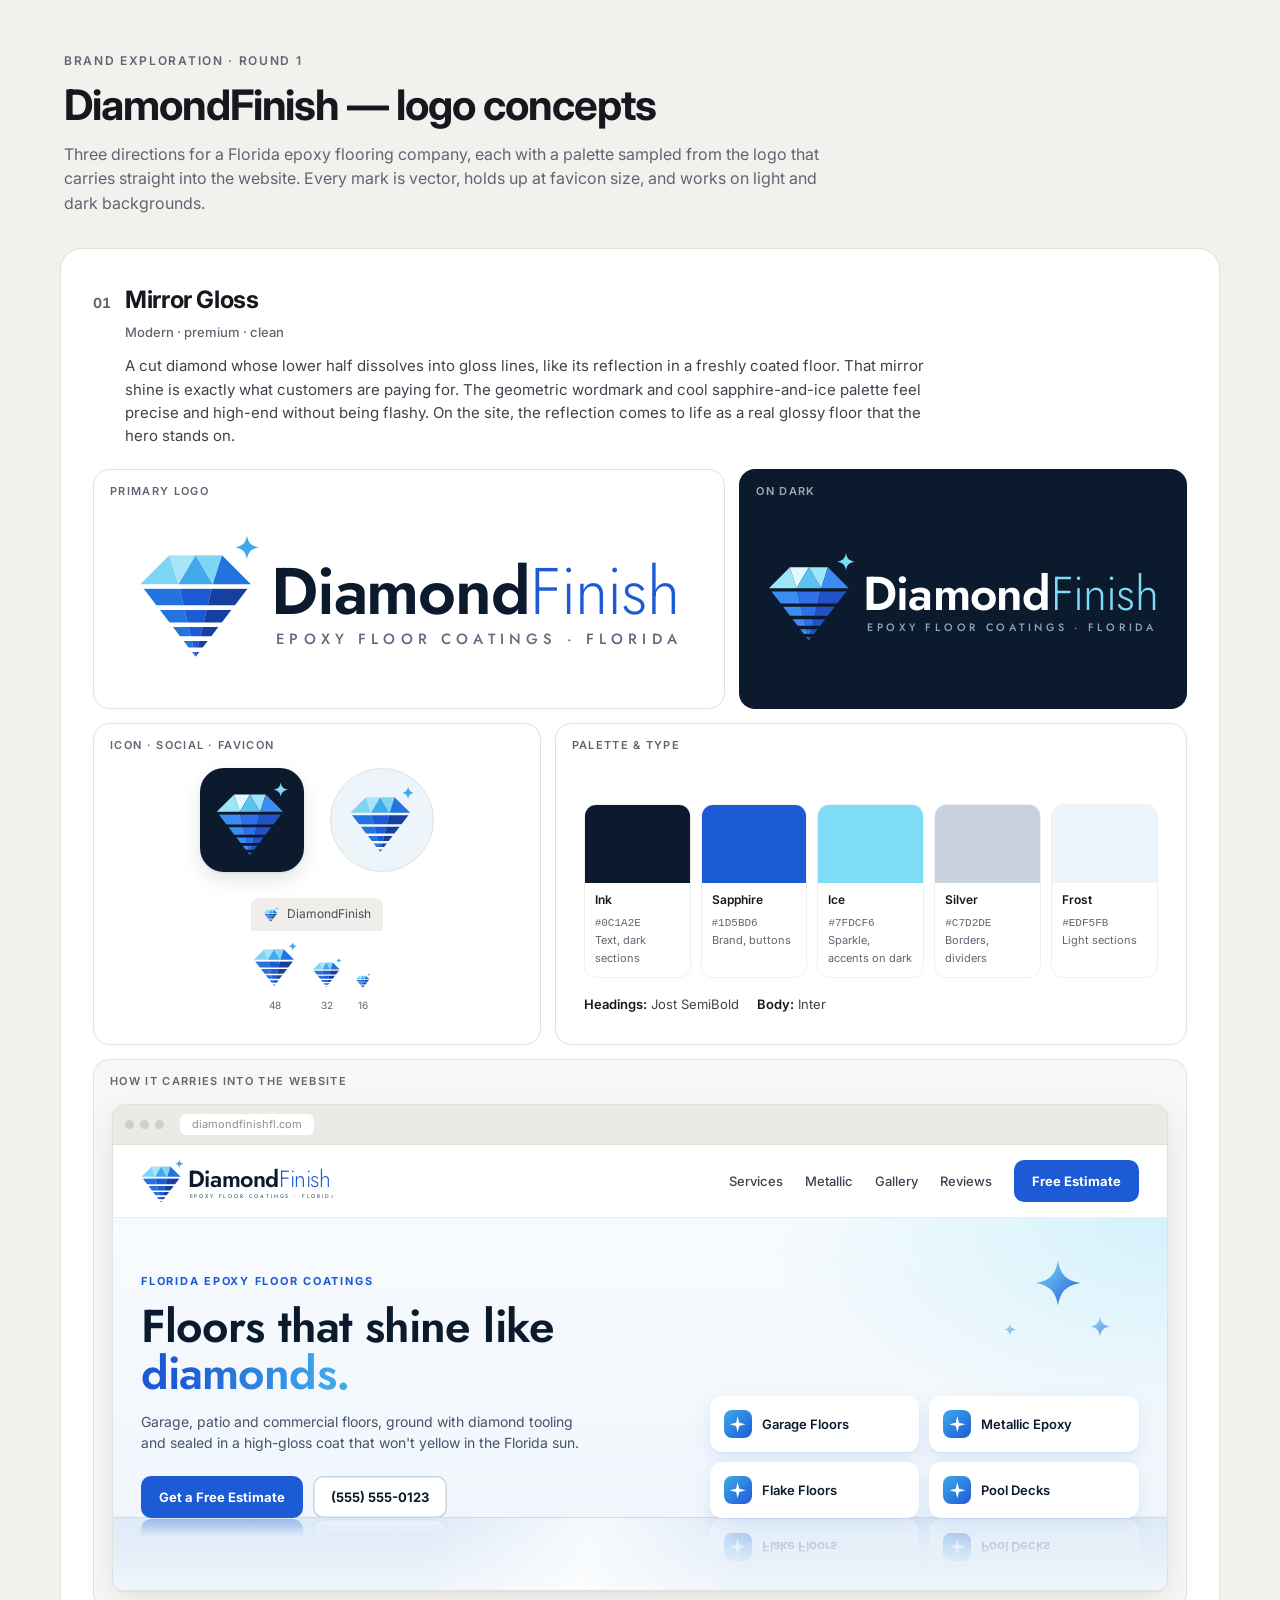
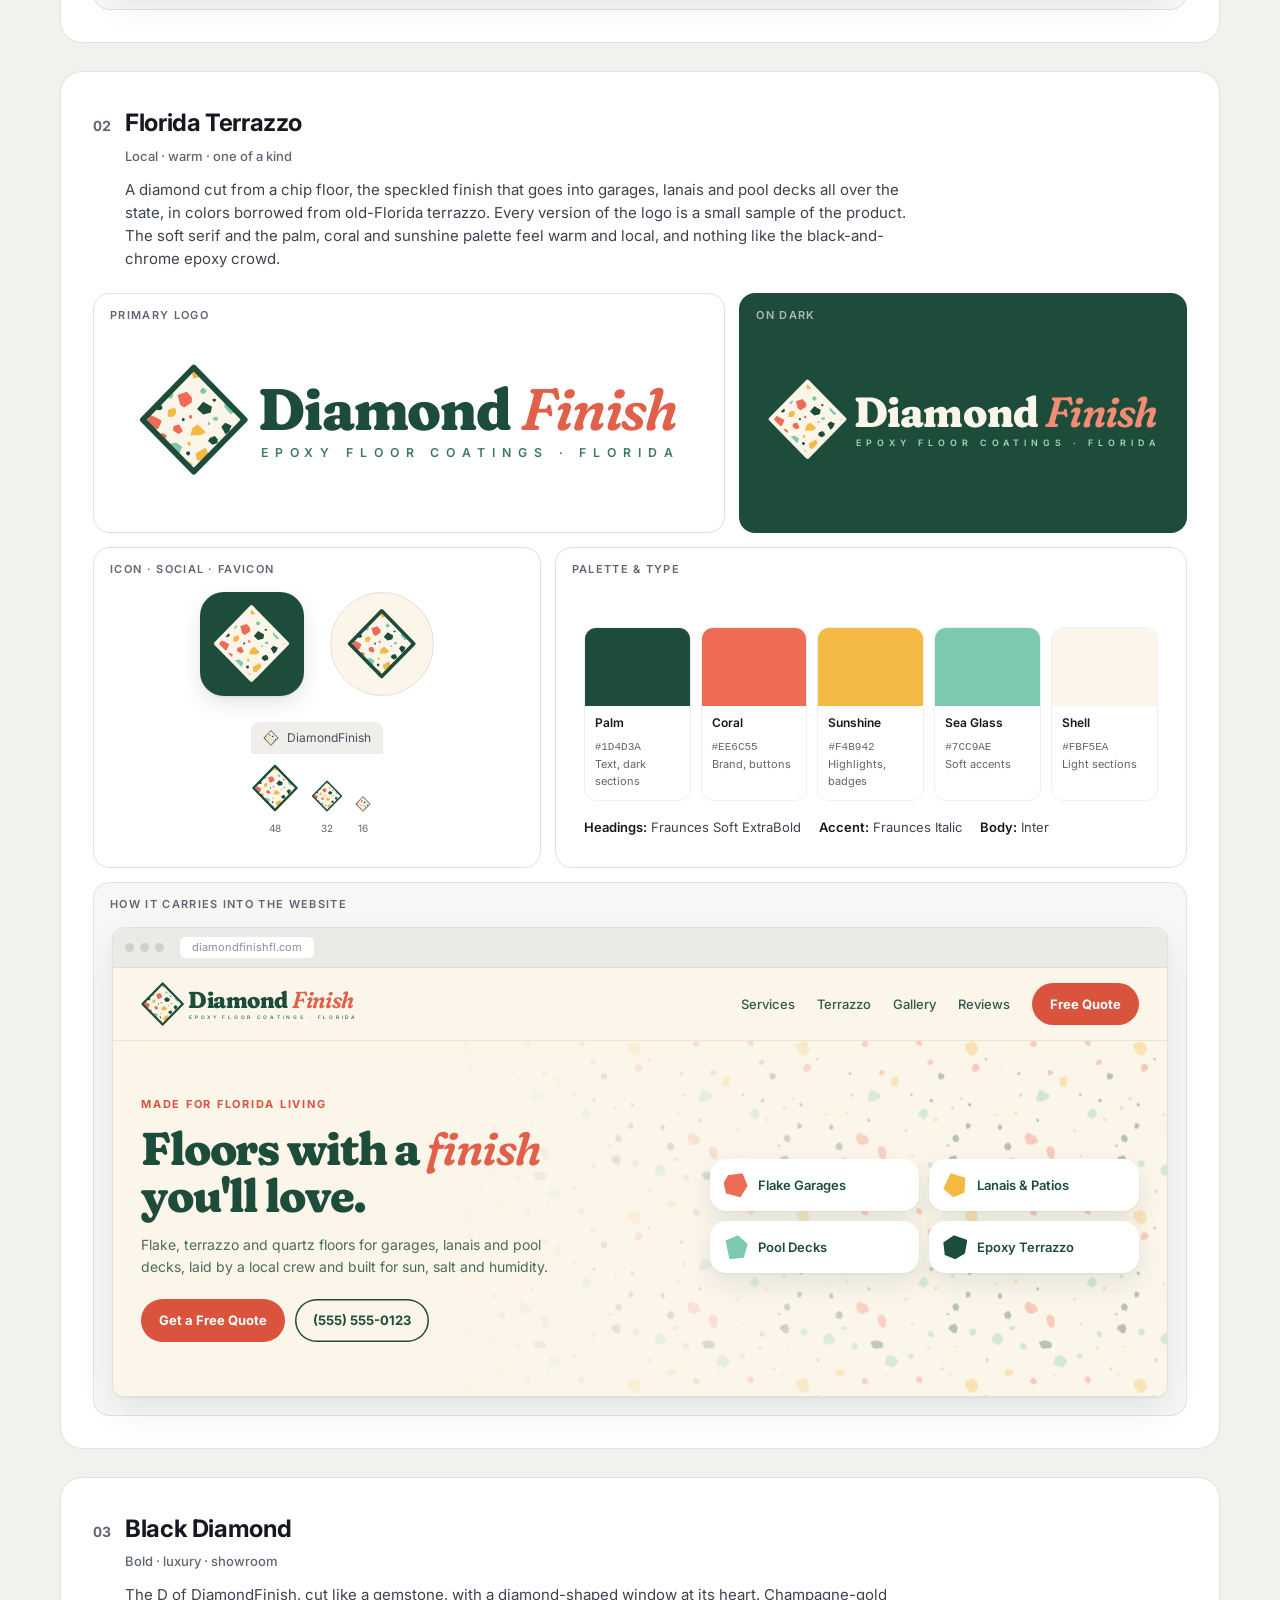
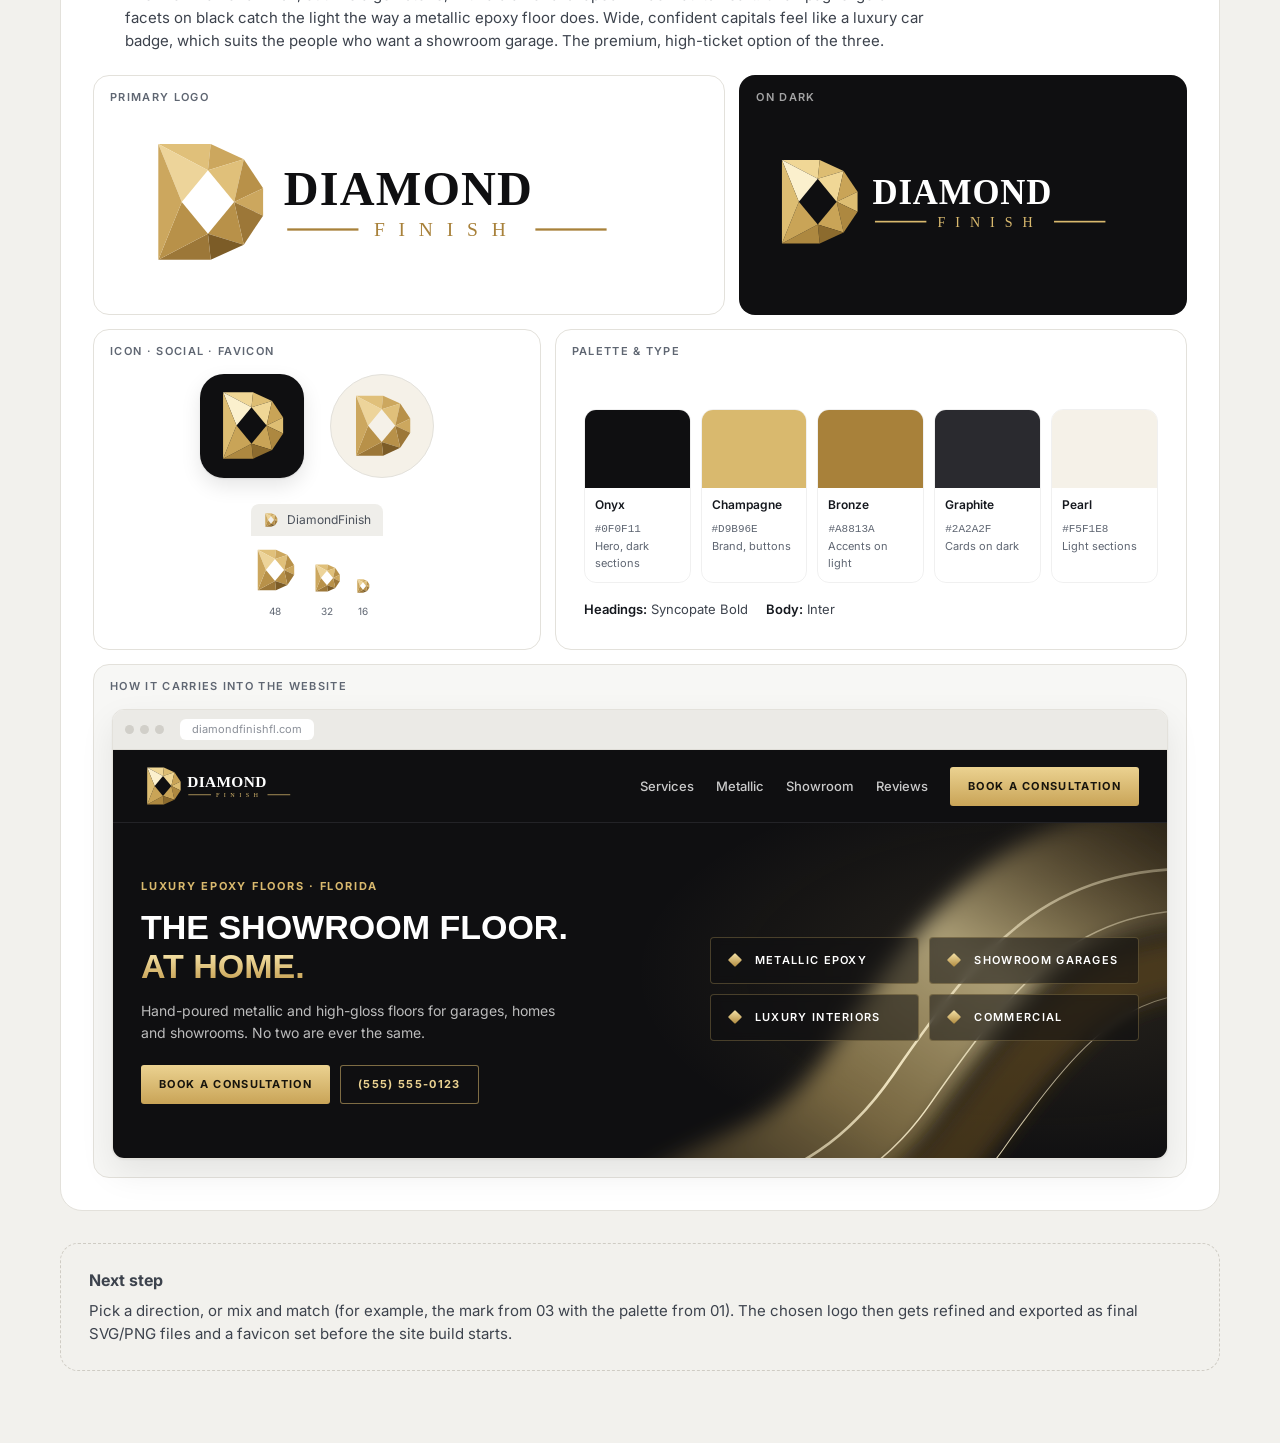
<file: brand/logo-concepts.html>
<!doctype html>
<html lang="en">
<head>
<meta charset="utf-8">
<meta name="viewport" content="width=device-width, initial-scale=1">
<title>DiamondFinish — Logo Concepts</title>
<link rel="preconnect" href="https://fonts.googleapis.com">
<link rel="preconnect" href="https://fonts.gstatic.com" crossorigin>
<link rel="stylesheet" href="https://fonts.googleapis.com/css2?family=Fraunces:ital,opsz,wght,SOFT,WONK@0,9..144,100..900,0..100,0..1;1,9..144,100..900,0..100,0..1&family=Inter:wght@400;500;600;700&family=Jost:wght@300;400;500;600;700&family=Syncopate:wght@400;700&display=swap">
<style>
  :root {
    --page: #f2f1ed;
    --card: #ffffff;
    --ink: #15181e;
    --muted: #5f6672;
    --line: #e3e1db;
  }
  * { box-sizing: border-box; }
  body {
    margin: 0;
    background: var(--page);
    color: var(--ink);
    font: 15px/1.55 Inter, system-ui, -apple-system, "Segoe UI", sans-serif;
    -webkit-font-smoothing: antialiased;
  }
  .wrap { max-width: 1200px; margin: 0 auto; padding: 0 20px 72px; }

  /* Sheet header */
  .sheet-head { padding: 52px 4px 4px; }
  .kicker { font-size: 12px; font-weight: 600; letter-spacing: .14em; text-transform: uppercase; color: var(--muted); }
  h1 { font-size: clamp(28px, 4.2vw, 42px); line-height: 1.12; letter-spacing: -.025em; margin: 10px 0 14px; }
  .lede { max-width: 760px; margin: 0; color: var(--muted); font-size: 16px; }

  /* Concept card */
  .concept { background: var(--card); border: 1px solid var(--line); border-radius: 22px; padding: clamp(18px, 3vw, 32px); margin-top: 28px; }
  .concept-head { display: grid; grid-template-columns: auto 1fr; column-gap: 14px; row-gap: 4px; align-items: baseline; margin-bottom: 22px; }
  .num { font-weight: 700; font-size: 14px; color: var(--muted); font-variant-numeric: tabular-nums; }
  .concept-head h2 { margin: 0; font-size: 24px; letter-spacing: -.015em; }
  .tags { grid-column: 2; font-size: 13px; color: var(--muted); font-weight: 500; }
  .concept-head p { grid-column: 2; margin: 8px 0 0; max-width: 800px; color: #3d434d; text-wrap: pretty; }

  .grid { display: grid; grid-template-columns: repeat(12, minmax(0, 1fr)); gap: 14px; }
  .tile { position: relative; margin: 0; border-radius: 16px; border: 1px solid var(--line); padding: 44px 28px 30px; display: flex; align-items: center; justify-content: center; min-height: 240px; background: #fff; }
  .tile .cap { position: absolute; top: 13px; left: 16px; font-size: 11px; font-weight: 600; letter-spacing: .12em; text-transform: uppercase; color: var(--muted); }
  .tile.dark { border-color: transparent; }
  .tile.dark .cap { color: rgba(255,255,255,.62); }
  .t-main { grid-column: span 7; }
  .t-dark { grid-column: span 5; }
  .t-icons { grid-column: span 5; gap: 26px; flex-wrap: wrap; }
  .t-palette { grid-column: span 7; flex-direction: column; align-items: stretch; justify-content: flex-end; gap: 16px; }
  .t-site { grid-column: 1 / -1; padding: 44px 18px 18px; background: #f7f7f5; }

  .lockup { display: block; width: 100%; height: auto; overflow: visible; }
  .t-main .lockup { max-width: 540px; }
  .t-dark .lockup { max-width: 400px; }

  /* Icon row */
  .appicon { width: 104px; height: 104px; border-radius: 24px; display: grid; place-items: center; box-shadow: 0 1px 2px rgba(0,0,0,.08), 0 8px 20px rgba(0,0,0,.10); }
  .appicon svg { width: 76%; height: 76%; overflow: visible; }
  .avatar { width: 104px; height: 104px; border-radius: 50%; display: grid; place-items: center; border: 1px solid var(--line); }
  .avatar svg { width: 70%; height: 70%; }
  .favs { display: flex; flex-direction: column; gap: 10px; align-items: flex-start; }
  .tab { display: flex; align-items: center; gap: 8px; background: #efeeea; border-radius: 8px 8px 0 0; padding: 7px 12px; font-size: 12px; color: #4a505a; }
  .tab svg { width: 16px; height: 16px; flex: none; }
  .favsizes { display: flex; align-items: flex-end; gap: 12px; }
  .favsizes small { display: block; font-size: 10px; color: var(--muted); text-align: center; margin-top: 3px; }

  /* Palette */
  .swatches { display: grid; grid-template-columns: repeat(5, minmax(0, 1fr)); gap: 10px; }
  .sw { border-radius: 12px; overflow: hidden; border: 1px solid rgba(0,0,0,.06); }
  .sw i { display: block; height: 78px; background: var(--c); }
  .sw div { padding: 8px 10px 10px; }
  .sw b { display: block; font-size: 12px; font-weight: 600; }
  .sw code { font: 500 11px/1.4 ui-monospace, SFMono-Regular, Consolas, monospace; color: var(--muted); }
  .sw em { display: block; font-style: normal; font-size: 11px; color: var(--muted); }
  .type { display: flex; flex-wrap: wrap; gap: 6px 18px; font-size: 13px; color: #3d434d; }
  .type b { font-weight: 600; color: var(--ink); }

  /* Mini website preview */
  .mock { width: 100%; border-radius: 12px; overflow: hidden; background: #fff; border: 1px solid #e3e1db; box-shadow: 0 1px 2px rgba(0,0,0,.05), 0 14px 34px rgba(0,0,0,.08); }
  .mock-chrome { display: flex; align-items: center; gap: 6px; padding: 9px 12px; background: #ebeae6; border-bottom: 1px solid #dfddd7; }
  .mock-chrome i { width: 9px; height: 9px; border-radius: 50%; background: #d1cfc9; }
  .mock-chrome span { margin-left: 10px; font-size: 11px; color: #8a8f98; background: #fff; border-radius: 6px; padding: 2px 12px; }
  .mock-nav { position: relative; display: flex; align-items: center; gap: 22px; padding: 14px 28px; background: #fff; border-bottom: 1px solid #eee; }
  .mock-logo { height: 44px; width: auto; flex: none; overflow: visible; }
  .mock-links { display: flex; gap: 22px; margin-left: auto; font-size: 13px; font-weight: 500; color: #3b4250; }
  .mock-btn { display: inline-flex; align-items: center; gap: 8px; padding: 11px 18px; border-radius: 10px; font-weight: 700; font-size: 13px; white-space: nowrap; }
  .mock-hero { position: relative; overflow: hidden; display: grid; grid-template-columns: 1.25fr 1fr; gap: 32px; padding: 50px 28px 54px; align-items: center; }
  .mock-hero > * { position: relative; }
  .mock-eyebrow { font-size: 11px; font-weight: 700; letter-spacing: .16em; text-transform: uppercase; }
  .mock-hero h3 { margin: 12px 0 14px; font-size: 46px; line-height: 1.02; }
  .mock-hero p { margin: 0 0 22px; font-size: 14px; max-width: 440px; }
  .mock-ctas { display: flex; gap: 10px; flex-wrap: wrap; }
  .mock-svcs { display: grid; grid-template-columns: 1fr 1fr; gap: 10px; }
  .mock-svc { position: relative; padding: 14px; border-radius: 12px; font-size: 13px; font-weight: 600; display: flex; align-items: center; gap: 10px; }
  .mock-svc b { position: relative; width: 28px; height: 28px; border-radius: 8px; flex: none; }

  /* Concept 1 site theme: bright, glossy, sapphire. Everything stands on a mirror-gloss floor. */
  .mock-c1 .mock-btn { background: #1D5BD6; color: #fff; }
  .mock-c1 .mock-hero { align-items: end; padding-bottom: 72px; background: radial-gradient(55% 80% at 100% 0%, rgba(127,220,246,.30), transparent 70%), linear-gradient(180deg, #F8FBFE 0%, #EEF5FB 100%); color: #0C1A2E; }
  .mock-c1 .mock-hero::before { content: ""; position: absolute; left: 0; right: 0; bottom: 0; height: 72px; background: linear-gradient(180deg, #DDEAF7 0%, #EEF5FB 100%); border-top: 1px solid #CADBEE; }
  .mock-c1 .mock-hero::after { content: ""; position: absolute; left: 0; right: 0; bottom: 0; height: 72px; background: linear-gradient(100deg, transparent 30%, rgba(255,255,255,.75) 45%, transparent 60%); }
  .mock-c1 .mock-sparkles { position: absolute; top: 20px; right: 34px; width: 300px; height: 150px; }
  .mock-c1 .mock-eyebrow { color: #1D5BD6; }
  .mock-c1 .mock-hero h3 { font-family: Jost, sans-serif; font-weight: 600; letter-spacing: -.02em; }
  .mock-c1 .mock-hero h3 em { font-style: normal; background: linear-gradient(90deg, #1D5BD6 20%, #3FA9EA 90%); -webkit-background-clip: text; background-clip: text; color: transparent; }
  .mock-c1 .mock-hero p { color: #44546B; }
  .mock-c1 .ghost { background: #fff; color: #0C1A2E; box-shadow: inset 0 0 0 1.5px #C7D2DE; }
  .mock-c1 .mock-ctas, .mock-c1 .mock-svcs { -webkit-box-reflect: below 1px linear-gradient(transparent 58%, rgba(255,255,255,.34)); }
  .mock-c1 .mock-svc { background: #fff; color: #0C1A2E; box-shadow: 0 1px 2px rgba(12,26,46,.06), 0 8px 20px rgba(29,91,214,.10); }
  .mock-c1 .mock-svc b { background: linear-gradient(135deg, #3FA9EA, #1D5BD6); }
  .mock-c1 .mock-svc b::after { content: ""; position: absolute; inset: 6px; background: #fff; clip-path: polygon(50% 0, 60% 40%, 100% 50%, 60% 60%, 50% 100%, 40% 60%, 0 50%, 40% 40%); }

  /* Concept 2 site theme: warm terrazzo */
  .mock-c2 .mock-nav { background: #FBF5EA; border-bottom-color: #EFE4D0; }
  .mock-c2 .mock-links { color: #2E5A48; }
  .mock-c2 .mock-btn { background: #D9533D; color: #fff; border-radius: 999px; }
  .mock-c2 .mock-hero { background: #FBF5EA; color: #1D4D3A; }
  .mock-c2 .mock-tz { position: absolute; inset: 0; width: 100%; height: 100%; }
  .mock-c2 .mock-eyebrow { color: #D9533D; }
  .mock-c2 .mock-hero h3 { font-family: Fraunces, Georgia, serif; font-weight: 800; font-variation-settings: "SOFT" 100, "WONK" 0; letter-spacing: -.025em; }
  .mock-c2 .mock-hero h3 em { font-style: italic; font-weight: 600; color: #E0604A; }
  .mock-c2 .mock-hero p { color: #4B6B5D; }
  .mock-c2 .ghost { background: transparent; color: #1D4D3A; box-shadow: inset 0 0 0 1.5px #1D4D3A; }
  .mock-c2 .mock-svc { background: #fff; color: #1D4D3A; border-radius: 16px; box-shadow: 0 1px 2px rgba(29,77,58,.06), 0 10px 24px rgba(29,77,58,.10); }
  .mock-c2 .mock-svc b { width: 24px; height: 24px; border-radius: 0; background: var(--chip); }
  .mock-c2 .mock-svc:nth-child(1) b { --chip: #EE6C55; clip-path: polygon(18% 8%, 78% 0, 100% 52%, 70% 100%, 10% 84%, 0 40%); }
  .mock-c2 .mock-svc:nth-child(2) b { --chip: #F4B942; clip-path: polygon(30% 0, 92% 18%, 88% 80%, 42% 100%, 0 64%); }
  .mock-c2 .mock-svc:nth-child(3) b { --chip: #7CC9AE; clip-path: polygon(8% 22%, 60% 0, 100% 36%, 84% 94%, 24% 100%); }
  .mock-c2 .mock-svc:nth-child(4) b { --chip: #1D4D3A; clip-path: polygon(0 30%, 44% 0, 100% 20%, 90% 76%, 50% 100%, 6% 82%); }

  /* Concept 3 site theme: black and champagne gold, with a metallic pour behind the hero */
  .mock-c3 .mock-nav { background: #0F0F11; border-bottom-color: #232327; --c3-word: #fff; --c3-fin: #D9B96E; --c3-rule: #D9B96E;
    --c3-g1: #FBF0CD; --c3-g2: #F0D796; --c3-g3: #DDBD72; --c3-g4: #C9A457; --c3-g5: #AD8840; --c3-g6: #8C6B2E; }
  .mock-c3 .mock-links { color: rgba(255,255,255,.78); }
  .mock-c3 .mock-btn { background: linear-gradient(180deg, #EBD291, #C9A457); color: #17140D; border-radius: 3px; text-transform: uppercase; letter-spacing: .12em; font-size: 11px; }
  .mock-c3 .mock-hero { background: radial-gradient(55% 85% at 88% 45%, rgba(217,185,110,.12), transparent 70%), #0F0F11; color: #fff; }
  .mock-c3 .mock-swirl { position: absolute; inset: 0; width: 100%; height: 100%; }
  .mock-c3 .mock-eyebrow { color: #D9B96E; }
  .mock-c3 .mock-hero h3 { font-family: Syncopate, sans-serif; font-weight: 700; font-size: 34px; line-height: 1.14; text-transform: uppercase; letter-spacing: 0; }
  .mock-c3 .mock-hero h3 em { display: block; font-style: normal; background: linear-gradient(180deg, #F6E3A8 15%, #C9A457 85%); -webkit-background-clip: text; background-clip: text; color: transparent; }
  .mock-c3 .mock-hero p { color: rgba(255,255,255,.72); }
  .mock-c3 .ghost { background: transparent; color: #EBD291; box-shadow: inset 0 0 0 1px rgba(217,185,110,.55); }
  .mock-c3 .mock-svc { background: rgba(15,15,17,.55); color: #fff; border: 1px solid rgba(217,185,110,.28); border-radius: 4px; -webkit-backdrop-filter: blur(4px); backdrop-filter: blur(4px); font-size: 11px; letter-spacing: .12em; text-transform: uppercase; }
  .mock-c3 .mock-svc b { width: 10px; height: 10px; margin: 0 5px; border-radius: 1px; transform: rotate(45deg); background: linear-gradient(135deg, #F6E3A8, #B08A3E); }

  .sheet-foot { margin-top: 32px; padding: 24px 28px; border-radius: 18px; border: 1px dashed #cfccc4; color: #3d434d; }
  .sheet-foot h2 { font-size: 16px; margin: 0 0 6px; }
  .sheet-foot p { margin: 0; }

  @media (max-width: 900px) {
    .grid > * { grid-column: 1 / -1; }
    .mock-links { display: none; }
    .mock-hero { grid-template-columns: 1fr; }
    .mock-hero h3 { font-size: 36px; }
    .mock-c3 .mock-hero h3 { font-size: 28px; }
    .mock-c1 .mock-sparkles { display: none; }
    .mock-c2 .mock-tz { opacity: .45; }
    .mock-c3 .mock-swirl { top: auto; height: 55%; opacity: .6; }
  }
  @media (max-width: 560px) {
    .tile { min-height: 0; padding: 40px 18px 24px; }
    .t-main, .t-dark { min-height: 160px; }
    .swatches { grid-template-columns: repeat(3, minmax(0, 1fr)); }
    .sw div { padding: 8px 6px 9px 8px; }
    .sw b { font-size: 11.5px; }
    .mock-nav { padding: 12px 16px; }
    .mock-nav .mock-btn { display: none; }
    .mock-logo { height: 38px; }
    .mock-hero { padding: 36px 18px 40px; }
    .mock-c1 .mock-hero { padding-bottom: 64px; }
    .mock-c1 .mock-hero::before, .mock-c1 .mock-hero::after { height: 64px; }
    .mock-c3 .mock-hero h3 { font-size: 21px; }
    .mock-c3 .mock-svc { font-size: 10px; letter-spacing: .08em; }
    .mock-svcs { grid-template-columns: repeat(2, minmax(0, 1fr)); }
    .mock-svc { flex-direction: column; align-items: flex-start; gap: 8px; padding: 12px; }
  }
</style>
</head>
<body>

<!-- ===================== Shared SVG definitions ===================== -->
<!-- DEFS START -->
<svg aria-hidden="true" width="0" height="0" style="position:absolute;overflow:hidden">
  <defs>
    <!-- Concept 1: the pavilion is sliced into gloss lines that thin out toward the point -->
    <clipPath id="c1-gloss">
      <rect x="0" y="42.5" width="100" height="12.5"/>
      <rect x="0" y="58.5" width="100" height="9.5"/>
      <rect x="0" y="71.5" width="100" height="7"/>
      <rect x="0" y="82" width="100" height="5"/>
      <rect x="0" y="90.5" width="100" height="5"/>
    </clipPath>
    <!-- Concept 2: chips are clipped to the diamond, like a real cut sample -->
    <clipPath id="c2-clip"><path d="M50 4 L95 50 L50 96 L5 50 Z"/></clipPath>
    <!-- Concept 2: tileable terrazzo for backgrounds (160 x 160 repeat) -->
    <pattern id="c2-terrazzo" width="160" height="160" patternUnits="userSpaceOnUse">
      <path fill="#1D4D3A" d="M-0.5 -10.0 1.4 -5.6 0.4 -1.2 -2.8 -0.9 -7.6 -5.3 -6.2 -8.3ZM-0.5 150.0 1.4 154.4 0.4 158.8 -2.8 159.1 -7.6 154.7 -6.2 151.7ZM159.5 -10.0 161.4 -5.6 160.4 -1.2 157.2 -0.9 152.4 -5.3 153.8 -8.3ZM159.5 150.0 161.4 154.4 160.4 158.8 157.2 159.1 152.4 154.7 153.8 151.7ZM91.1 9.0 90.1 13.1 82.7 13.8 80.9 13.1 78.4 7.6 83.0 6.0 87.8 6.7ZM-2.3 137.3 -3.8 134.1 -2.6 131.5 0.2 130.4 2.9 134.0 1.7 137.7ZM157.7 137.3 156.2 134.1 157.4 131.5 160.2 130.4 162.9 134.0 161.7 137.7ZM13.0 124.6 9.7 125.1 9.1 122.8 9.5 119.9 11.3 119.5 14.0 121.5ZM143.1 76.1 142.7 74.1 144.2 72.0 148.7 73.6 148.7 76.4 147.5 77.7 144.2 78.5ZM45.9 143.7 45.6 140.3 48.9 137.9 50.8 138.5 52.4 142.1 50.6 145.7 46.3 144.7ZM40.0 122.0 41.8 120.5 43.9 124.2 41.9 126.4 39.6 125.3ZM58.1 73.8 58.3 72.1 59.6 70.9 60.8 72.0 60.3 73.4 59.7 74.2ZM150.9 140.4 152.2 140.1 153.5 140.7 152.9 141.7 150.9 142.3ZM134.5 99.1 135.1 96.8 137.7 96.8 138.2 98.6 136.6 100.1ZM27.1 58.0 28.5 57.9 29.7 59.1 28.8 59.8 27.5 60.0 27.2 59.4ZM76.0 116.7 76.2 115.3 77.6 115.6 78.6 116.9 77.8 118.7 76.4 117.8ZM14.3 102.5 13.5 104.1 12.6 103.7 11.2 102.9 11.7 100.7 13.7 100.8ZM116.5 92.6 117.5 91.2 118.7 91.9 118.6 93.6 117.5 94.5 117.0 93.9Z"/>
      <path fill="#EE6C55" d="M90.1 154.1 87.0 151.5 85.3 144.7 87.2 141.7 91.3 142.1 93.7 145.7 92.9 153.4ZM64.6 133.8 67.1 128.8 75.1 131.9 77.9 137.5 72.9 140.4 67.5 140.1ZM69.8 45.4 72.0 41.3 73.8 41.5 76.8 44.1 76.0 46.8 73.1 47.6ZM132.8 62.3 133.6 60.1 137.3 59.2 138.3 62.0 137.4 63.9 132.5 64.6ZM128.0 43.8 126.2 47.0 121.8 44.6 122.2 40.5 125.8 40.1ZM92.6 72.0 90.9 73.4 89.2 74.8 87.5 74.4 86.6 71.6 87.7 69.3 90.7 69.7ZM21.4 69.0 18.9 70.7 16.1 71.1 14.6 68.4 16.4 63.9 19.0 63.0 22.8 66.0ZM29.1 26.7 28.1 25.3 28.2 23.2 30.2 22.7 30.8 24.6 30.1 26.0ZM147.7 31.6 147.8 33.2 147.2 33.9 146.2 34.1 145.4 32.8 146.0 31.9 147.4 31.2ZM59.2 92.7 60.6 92.0 62.3 91.8 62.5 93.9 61.6 95.1 60.0 94.0Z"/>
      <path fill="#F4B942" d="M12.9 55.1 8.5 49.2 8.4 44.8 15.4 41.7 19.6 44.8 21.0 50.8 17.2 55.7ZM98.2 76.9 103.5 75.3 105.6 76.9 104.3 85.3 98.3 84.4ZM45.8 35.6 48.1 33.3 54.4 34.2 54.2 36.9 50.6 39.9 46.2 38.8ZM94.0 37.7 94.4 39.1 93.4 40.0 92.6 39.6 92.4 37.9ZM155.3 38.8 153.9 39.5 152.9 38.7 152.7 37.5 154.0 37.2 155.4 37.6ZM42.0 71.1 43.1 70.3 44.5 71.0 43.5 72.3 42.4 72.1ZM1.2 11.9 0.1 13.4 -0.5 13.3 -1.6 11.8 -0.2 10.8 0.6 10.8ZM161.2 11.9 160.1 13.4 159.5 13.3 158.4 11.8 159.8 10.8 160.6 10.8ZM57.2 107.7 58.0 109.2 58.6 110.6 56.6 111.9 54.8 111.0 54.6 110.2 55.0 108.6ZM143.0 116.5 142.4 117.5 140.1 118.5 138.9 117.2 139.3 114.7 142.1 114.9ZM133.5 14.8 132.1 13.9 132.6 12.2 135.0 12.1 135.7 13.4 134.7 15.2ZM37.4 110.2 38.6 111.1 38.4 112.2 37.3 113.2 35.6 112.7 35.5 111.2Z"/>
      <path fill="#7CC9AE" d="M83.4 98.4 76.7 99.7 76.1 95.3 78.9 87.6 81.2 88.3 89.0 93.2 87.6 96.3ZM123.6 112.3 127.7 105.8 131.6 106.4 133.6 111.2 129.8 116.5ZM92.2 28.6 94.1 20.9 100.0 20.1 105.8 25.3 101.0 31.6ZM33.8 2.3 38.9 -1.4 42.8 0.6 45.3 5.8 40.3 10.3 34.4 7.9ZM33.8 162.3 38.9 158.6 42.8 160.6 45.3 165.8 40.3 170.3 34.4 167.9ZM133.4 -1.8 135.3 -3.7 138.7 -0.6 137.5 3.1 133.5 2.0ZM133.4 158.2 135.3 156.3 138.7 159.4 137.5 163.1 133.5 162.0ZM62.6 14.9 60.8 11.8 60.7 9.4 63.9 7.8 66.1 9.8 67.0 13.8ZM53.3 152.1 55.7 152.2 56.1 154.4 54.7 156.1 51.7 156.0 49.6 154.1ZM116.9 23.9 114.9 22.1 114.9 18.9 117.0 18.7 119.3 19.0 119.7 21.2 118.2 22.9ZM14.8 2.0 13.3 0.0 12.1 -3.7 16.7 -5.4 19.4 -3.8 18.1 0.2ZM14.8 162.0 13.3 160.0 12.1 156.3 16.7 154.6 19.4 156.2 18.1 160.2ZM119.9 150.7 118.2 151.9 117.0 150.9 117.2 150.0 118.4 149.4 119.3 149.6ZM157.8 103.2 158.7 105.1 157.9 106.2 156.6 107.3 155.3 105.8 155.3 104.0ZM111.9 128.4 110.5 126.2 113.2 125.1 114.0 126.0 113.3 128.3ZM6.7 97.4 4.6 98.0 3.1 96.3 3.7 95.2 4.6 94.7 7.1 96.3Z"/>
    </pattern>
  </defs>

  <!-- Concept 1: a cut diamond whose lower half turns into gloss lines, like its reflection in a fresh floor -->
  <symbol id="c1-mark" viewBox="0 0 100 100">
    <polygon points="6,39 28,17 35,39" style="fill: var(--c1-t2, #7FD6F4)"/>
    <polygon points="28,17 48,17 35,39" style="fill: var(--c1-t1, #A8E4FA)"/>
    <polygon points="35,39 48,17 61,39" style="fill: var(--c1-t3, #3FA9EA)"/>
    <polygon points="48,17 68,17 61,39" style="fill: var(--c1-t2, #7FD6F4)"/>
    <polygon points="61,39 68,17 90,39" style="fill: var(--c1-t4, #2474E0)"/>
    <g clip-path="url(#c1-gloss)">
      <polygon points="6,39 35,39 48,94" style="fill: var(--c1-t4, #2474E0)"/>
      <polygon points="35,39 61,39 48,94" style="fill: var(--c1-t5, #1D5BD6)"/>
      <polygon points="61,39 90,39 48,94" style="fill: var(--c1-t6, #163F9F)"/>
    </g>
    <path d="M87 2 C87.9 7.6 90.4 10.1 96 11 C90.4 11.9 87.9 14.4 87 20 C86.1 14.4 83.6 11.9 78 11 C83.6 10.1 86.1 7.6 87 2 Z" style="fill: var(--c1-spark, #3FA9EA)"/>
  </symbol>

  <!-- Concept 2: a diamond cut from a terrazzo / flake floor -->
  <symbol id="c2-mark" viewBox="0 0 100 100">
    <path d="M50 4 L95 50 L50 96 L5 50 Z" style="fill: var(--c2-base, #FBF5EA)"/>
    <g clip-path="url(#c2-clip)">
      <path style="fill: var(--c2-palm, #1D4D3A)" d="M74.3 56.3 77.8 52.7 83.4 55.3 81.1 60.7 78.0 62.8ZM58.3 34.1 66.1 38.5 64.9 43.9 58.3 45.5 52.9 40.5ZM66.5 72.2 62.6 68.9 64.3 65.9 68.7 64.3 71.2 67.5 70.9 70.6ZM92.2 55.5 91.6 54.6 90.3 51.1 92.8 47.8 94.7 48.7 97.6 52.7 97.1 55.3ZM17.6 36.4 21.0 36.8 22.3 38.7 22.4 40.1 20.4 41.7 17.0 41.3 15.6 39.8ZM69.6 33.3 67.9 34.3 66.4 32.6 67.0 31.6 69.4 31.7ZM39.4 50.8 39.9 48.6 41.5 48.8 42.2 50.0 40.9 51.4ZM46.4 80.9 44.8 81.8 43.0 79.7 43.9 78.2 45.5 77.8 46.9 79.2Z"/>
      <path style="fill: var(--c2-coral, #EE6C55)" d="M43.8 25.4 48.4 30.4 48.2 34.8 41.6 39.2 38.1 37.0 35.7 28.2ZM18.6 58.3 11.3 58.3 8.4 51.7 11.6 45.8 16.3 47.8 21.8 50.9ZM32.1 55.5 37.3 54.2 40.3 60.1 36.6 62.7 31.7 59.5ZM25.3 67.1 22.1 68.7 17.6 66.3 19.5 63.0 22.4 61.8 26.2 63.7ZM48.7 48.5 46.9 49.2 45.5 47.3 46.1 46.0 47.8 45.8 48.6 47.1Z"/>
      <path style="fill: var(--c2-sun, #F4B942)" d="M51.5 79.8 57.6 76.4 60.4 74.7 64.0 82.4 61.4 87.8 52.6 85.6ZM48.8 57.4 53.5 54.0 60.6 61.1 56.4 63.8 46.9 63.7ZM51.9 2.4 56.2 5.8 56.1 12.2 49.7 13.6 47.6 6.3ZM67.0 20.5 70.4 20.1 72.1 21.2 71.8 25.3 70.2 26.7 68.3 26.0 66.2 22.9ZM27.0 47.3 27.1 41.6 30.2 40.2 33.7 40.0 34.6 44.0 31.9 47.4ZM41.3 86.2 44.3 86.3 49.4 89.4 45.7 92.3 41.2 90.8ZM37.9 15.2 39.6 15.0 40.8 15.5 40.6 16.8 40.5 17.6 39.1 17.6 37.8 16.1ZM47.5 71.8 46.0 73.3 44.4 71.7 44.4 69.9 46.7 69.2ZM35.3 22.6 33.7 22.5 32.8 22.2 32.6 20.5 34.3 19.8 35.2 19.8 36.2 21.7Z"/>
      <path style="fill: var(--c2-glass, #7CC9AE)" d="M91.7 41.5 82.5 45.0 77.1 39.0 77.1 35.0 86.0 29.5 92.4 34.7ZM37.2 80.2 30.5 79.9 28.0 71.5 34.4 70.2 39.7 73.9ZM28.6 23.5 32.4 27.8 30.3 31.4 27.8 31.0 25.3 28.1 26.0 25.5ZM55.4 24.4 58.0 21.4 61.2 24.1 60.2 26.7 57.1 27.2ZM62.5 54.6 62.1 53.3 63.1 51.8 64.7 53.0 64.0 54.6ZM71.5 47.9 70.7 51.0 67.7 50.7 66.5 48.8 68.8 47.5Z"/>
    </g>
    <path d="M50 4 L95 50 L50 96 L5 50 Z" fill="none" stroke-width="5" stroke-linejoin="round" style="stroke: var(--c2-edge, #1D4D3A)"/>
  </symbol>

  <!-- Concept 3: the D of DiamondFinish, cut like a gemstone, with a diamond-shaped window -->
  <symbol id="c3-mark" viewBox="0 0 100 100">
    <polygon points="14,8 52,8 50,27" style="fill: var(--c3-g2, #E0C07A)"/>
    <polygon points="14,8 50,27 31,50" style="fill: var(--c3-g1, #EDD49A)"/>
    <polygon points="52,8 76,19 50,27" style="fill: var(--c3-g3, #CCA75E)"/>
    <polygon points="76,19 69,50 50,27" style="fill: var(--c3-g2, #E0C07A)"/>
    <polygon points="76,19 90,40 69,50" style="fill: var(--c3-g4, #B89149)"/>
    <polygon points="90,40 90,60 69,50" style="fill: var(--c3-g3, #CCA75E)"/>
    <polygon points="90,60 76,81 69,50" style="fill: var(--c3-g5, #9C7738)"/>
    <polygon points="76,81 50,73 69,50" style="fill: var(--c3-g4, #B89149)"/>
    <polygon points="76,81 52,92 50,73" style="fill: var(--c3-g6, #7C5C27)"/>
    <polygon points="52,92 14,92 50,73" style="fill: var(--c3-g5, #9C7738)"/>
    <polygon points="14,92 31,50 50,73" style="fill: var(--c3-g4, #B89149)"/>
    <polygon points="14,92 14,8 31,50" style="fill: var(--c3-g3, #CCA75E)"/>
  </symbol>

  <!-- Lockups (mark + wordmark). Each outer <svg> uses viewBox "0 0 W H" matching the symbol's size. -->
  <symbol id="c1-lockup" viewBox="6 1 492 113">
    <use href="#c1-mark" x="0" y="0" width="120" height="120"/>
    <text x="126" y="74" font-family="Jost" font-weight="600" font-size="60" letter-spacing="-1"><tspan style="fill: var(--c1-word, #0C1A2E)">Diamond</tspan><tspan font-weight="300" style="fill: var(--c1-fin, #1D5BD6)">Finish</tspan></text>
    <text x="131" y="101" font-family="Jost" font-weight="500" font-size="13.5" letter-spacing="4.7" style="fill: var(--c1-sub, #5A6B82)">EPOXY FLOOR COATINGS · FLORIDA</text>
  </symbol>

  <symbol id="c2-lockup" viewBox="2 1 572 118">
    <use href="#c2-mark" x="0" y="0" width="120" height="120"/>
    <text x="128" y="71" font-family="Fraunces" font-weight="800" font-size="62" letter-spacing="-1.2" style="font-variation-settings: 'SOFT' 100, 'WONK' 0; fill: var(--c2-word, #1D4D3A)">Diamond <tspan font-style="italic" font-weight="600" style="fill: var(--c2-fin, #E0604A)">Finish</tspan></text>
    <text x="131" y="99" font-family="Inter" font-weight="600" font-size="13" letter-spacing="7.3" style="fill: var(--c2-sub, #3F7A62)">EPOXY FLOOR COATINGS · FLORIDA</text>
  </symbol>

  <symbol id="c3-lockup" viewBox="0 0 470 120">
    <use href="#c3-mark" x="0" y="0" width="120" height="120"/>
    <text x="126" y="63" font-family="Syncopate" font-weight="700" font-size="42" letter-spacing="1" style="fill: var(--c3-word, #0F0F11)">DIAMOND</text>
    <g style="fill: var(--c3-rule, #A8813A)">
      <rect x="129" y="83" width="62" height="2"/>
      <rect x="345" y="83" width="62" height="2"/>
    </g>
    <text x="204.5" y="90" font-family="Syncopate" font-weight="400" font-size="17" letter-spacing="12" style="fill: var(--c3-fin, #A8813A)">FINISH</text>
  </symbol>
</svg>
<!-- DEFS END -->

<main class="wrap">
  <header class="sheet-head">
    <div class="kicker">Brand exploration · Round 1</div>
    <h1>DiamondFinish — logo concepts</h1>
    <p class="lede">Three directions for a Florida epoxy flooring company, each with a palette sampled from the logo that carries straight into the website. Every mark is vector, holds up at favicon size, and works on light and dark backgrounds.</p>
  </header>

  <!-- ===================== Concept 1 ===================== -->
  <section class="concept" id="concept-1">
    <header class="concept-head">
      <span class="num">01</span>
      <h2>Mirror Gloss</h2>
      <span class="tags">Modern · premium · clean</span>
      <p>A cut diamond whose lower half dissolves into gloss lines, like its reflection in a freshly coated floor. That mirror shine is exactly what customers are paying for. The geometric wordmark and cool sapphire-and-ice palette feel precise and high-end without being flashy. On the site, the reflection comes to life as a real glossy floor that the hero stands on.</p>
    </header>
    <div class="grid">
      <figure class="tile t-main"><span class="cap">Primary logo</span>
        <svg class="lockup" viewBox="0 0 492 113" role="img" aria-label="DiamondFinish, concept 1"><use href="#c1-lockup"/></svg>
      </figure>
      <figure class="tile t-dark dark" style="background:#0C1A2E; --c1-t1:#E4F9FF; --c1-t2:#9FE5F8; --c1-t3:#5CC3F1; --c1-t4:#3D8CF2; --c1-t5:#2F6FEA; --c1-t6:#2253C6; --c1-spark:#7FDCF6; --c1-word:#fff; --c1-fin:#7FDCF6; --c1-sub:#8FA6C3"><span class="cap">On dark</span>
        <svg class="lockup" viewBox="0 0 492 113" role="img" aria-label="Concept 1 on dark"><use href="#c1-lockup"/></svg>
      </figure>
      <figure class="tile t-icons"><span class="cap">Icon · social · favicon</span>
        <div class="appicon" style="background:#0C1A2E; --c1-t1:#E4F9FF; --c1-t2:#9FE5F8; --c1-t3:#5CC3F1; --c1-t4:#3D8CF2; --c1-t5:#2F6FEA; --c1-t6:#2253C6; --c1-spark:#7FDCF6"><svg viewBox="0 0 100 100"><use href="#c1-mark"/></svg></div>
        <div class="avatar" style="background:#EDF5FB"><svg viewBox="0 0 100 100"><use href="#c1-mark"/></svg></div>
        <div class="favs">
          <div class="tab"><svg viewBox="0 0 100 100"><use href="#c1-mark"/></svg>DiamondFinish</div>
          <div class="favsizes">
            <div><svg width="48" height="48" viewBox="0 0 100 100"><use href="#c1-mark"/></svg><small>48</small></div>
            <div><svg width="32" height="32" viewBox="0 0 100 100"><use href="#c1-mark"/></svg><small>32</small></div>
            <div><svg width="16" height="16" viewBox="0 0 100 100"><use href="#c1-mark"/></svg><small>16</small></div>
          </div>
        </div>
      </figure>
      <div class="tile t-palette"><span class="cap">Palette &amp; type</span>
        <div class="swatches">
          <div class="sw" style="--c:#0C1A2E"><i></i><div><b>Ink</b><code>#0C1A2E</code><em>Text, dark sections</em></div></div>
          <div class="sw" style="--c:#1D5BD6"><i></i><div><b>Sapphire</b><code>#1D5BD6</code><em>Brand, buttons</em></div></div>
          <div class="sw" style="--c:#7FDCF6"><i></i><div><b>Ice</b><code>#7FDCF6</code><em>Sparkle, accents on dark</em></div></div>
          <div class="sw" style="--c:#C7D2DE"><i></i><div><b>Silver</b><code>#C7D2DE</code><em>Borders, dividers</em></div></div>
          <div class="sw" style="--c:#EDF5FB"><i></i><div><b>Frost</b><code>#EDF5FB</code><em>Light sections</em></div></div>
        </div>
        <div class="type"><span><b>Headings:</b> Jost SemiBold</span><span><b>Body:</b> Inter</span></div>
      </div>
      <div class="tile t-site"><span class="cap">How it carries into the website</span>
        <div class="mock mock-c1">
          <div class="mock-chrome"><i></i><i></i><i></i><span>diamondfinishfl.com</span></div>
          <div class="mock-nav">
            <svg class="mock-logo" viewBox="0 0 492 113" aria-hidden="true"><use href="#c1-lockup"/></svg>
            <div class="mock-links"><span>Services</span><span>Metallic</span><span>Gallery</span><span>Reviews</span></div>
            <span class="mock-btn">Free Estimate</span>
          </div>
          <div class="mock-hero">
            <svg class="mock-sparkles" viewBox="0 0 400 200" aria-hidden="true">
              <defs><linearGradient id="c1-spk" x1="0" y1="0" x2="1" y2="1"><stop offset="0" stop-color="#7FDCF6"/><stop offset="1" stop-color="#1D5BD6"/></linearGradient></defs>
              <g fill="url(#c1-spk)">
                <path d="M300 30C303 48.66 311.34 57 330 60C311.34 63 303 71.34 300 90C297 71.34 288.66 63 270 60C288.66 57 297 48.66 300 30Z"/>
                <path d="M356 105C357.3 113.09 360.91 116.7 369 118C360.91 119.3 357.3 122.91 356 131C354.7 122.91 351.09 119.3 343 118C351.09 116.7 354.7 113.09 356 105Z" opacity=".7"/>
                <path d="M236 114C236.8 118.98 238.98 121.2 244 122C238.98 122.8 236.8 125.02 236 130C235.2 125.02 233.02 122.8 228 122C233.02 121.2 235.2 118.98 236 114Z" opacity=".55"/>
              </g>
            </svg>
            <div>
              <span class="mock-eyebrow">Florida epoxy floor coatings</span>
              <h3>Floors that shine like <em>diamonds.</em></h3>
              <p>Garage, patio and commercial floors, ground with diamond tooling and sealed in a high-gloss coat that won't yellow in the Florida sun.</p>
              <div class="mock-ctas"><span class="mock-btn">Get a Free Estimate</span><span class="mock-btn ghost">(555) 555-0123</span></div>
            </div>
            <div class="mock-svcs">
              <div class="mock-svc"><b></b>Garage Floors</div>
              <div class="mock-svc"><b></b>Metallic Epoxy</div>
              <div class="mock-svc"><b></b>Flake Floors</div>
              <div class="mock-svc"><b></b>Pool Decks</div>
            </div>
          </div>
        </div>
      </div>
    </div>
  </section>

  <!-- ===================== Concept 2 ===================== -->
  <section class="concept" id="concept-2">
    <header class="concept-head">
      <span class="num">02</span>
      <h2>Florida Terrazzo</h2>
      <span class="tags">Local · warm · one of a kind</span>
      <p>A diamond cut from a chip floor, the speckled finish that goes into garages, lanais and pool decks all over the state, in colors borrowed from old-Florida terrazzo. Every version of the logo is a small sample of the product. The soft serif and the palm, coral and sunshine palette feel warm and local, and nothing like the black-and-chrome epoxy crowd.</p>
    </header>
    <div class="grid">
      <figure class="tile t-main"><span class="cap">Primary logo</span>
        <svg class="lockup" viewBox="0 0 572 118" role="img" aria-label="Diamond Finish, concept 2"><use href="#c2-lockup"/></svg>
      </figure>
      <figure class="tile t-dark dark" style="background:#1D4D3A; --c2-edge:#FBF5EA; --c2-word:#FBF5EA; --c2-fin:#F58B75; --c2-sub:#9ED8C0"><span class="cap">On dark</span>
        <svg class="lockup" viewBox="0 0 572 118" role="img" aria-label="Concept 2 on dark"><use href="#c2-lockup"/></svg>
      </figure>
      <figure class="tile t-icons"><span class="cap">Icon · social · favicon</span>
        <div class="appicon" style="background:#1D4D3A; --c2-edge:#FBF5EA"><svg viewBox="0 0 100 100"><use href="#c2-mark"/></svg></div>
        <div class="avatar" style="background:#FBF5EA"><svg viewBox="0 0 100 100"><use href="#c2-mark"/></svg></div>
        <div class="favs">
          <div class="tab"><svg viewBox="0 0 100 100"><use href="#c2-mark"/></svg>DiamondFinish</div>
          <div class="favsizes">
            <div><svg width="48" height="48" viewBox="0 0 100 100"><use href="#c2-mark"/></svg><small>48</small></div>
            <div><svg width="32" height="32" viewBox="0 0 100 100"><use href="#c2-mark"/></svg><small>32</small></div>
            <div><svg width="16" height="16" viewBox="0 0 100 100"><use href="#c2-mark"/></svg><small>16</small></div>
          </div>
        </div>
      </figure>
      <div class="tile t-palette"><span class="cap">Palette &amp; type</span>
        <div class="swatches">
          <div class="sw" style="--c:#1D4D3A"><i></i><div><b>Palm</b><code>#1D4D3A</code><em>Text, dark sections</em></div></div>
          <div class="sw" style="--c:#EE6C55"><i></i><div><b>Coral</b><code>#EE6C55</code><em>Brand, buttons</em></div></div>
          <div class="sw" style="--c:#F4B942"><i></i><div><b>Sunshine</b><code>#F4B942</code><em>Highlights, badges</em></div></div>
          <div class="sw" style="--c:#7CC9AE"><i></i><div><b>Sea Glass</b><code>#7CC9AE</code><em>Soft accents</em></div></div>
          <div class="sw" style="--c:#FBF5EA"><i></i><div><b>Shell</b><code>#FBF5EA</code><em>Light sections</em></div></div>
        </div>
        <div class="type"><span><b>Headings:</b> Fraunces Soft ExtraBold</span><span><b>Accent:</b> Fraunces Italic</span><span><b>Body:</b> Inter</span></div>
      </div>
      <div class="tile t-site"><span class="cap">How it carries into the website</span>
        <div class="mock mock-c2">
          <div class="mock-chrome"><i></i><i></i><i></i><span>diamondfinishfl.com</span></div>
          <div class="mock-nav">
            <svg class="mock-logo" viewBox="0 0 572 118" aria-hidden="true"><use href="#c2-lockup"/></svg>
            <div class="mock-links"><span>Services</span><span>Terrazzo</span><span>Gallery</span><span>Reviews</span></div>
            <span class="mock-btn">Free Quote</span>
          </div>
          <div class="mock-hero">
            <svg class="mock-tz" viewBox="0 0 1000 420" preserveAspectRatio="xMaxYMid slice" aria-hidden="true">
              <defs>
                <linearGradient id="c2-fade" x1="0" y1="0" x2="1" y2="0"><stop offset=".3" stop-color="#fff" stop-opacity="0"/><stop offset=".8" stop-color="#fff"/></linearGradient>
                <mask id="c2-mask"><rect width="1000" height="420" fill="url(#c2-fade)"/></mask>
              </defs>
              <rect width="1000" height="420" fill="url(#c2-terrazzo)" mask="url(#c2-mask)" opacity=".3"/>
            </svg>
            <div>
              <span class="mock-eyebrow">Made for Florida living</span>
              <h3>Floors with a <em>finish</em><br> you'll love.</h3>
              <p>Flake, terrazzo and quartz floors for garages, lanais and pool decks, laid by a local crew and built for sun, salt and humidity.</p>
              <div class="mock-ctas"><span class="mock-btn">Get a Free Quote</span><span class="mock-btn ghost">(555) 555-0123</span></div>
            </div>
            <div class="mock-svcs">
              <div class="mock-svc"><b></b>Flake Garages</div>
              <div class="mock-svc"><b></b>Lanais &amp; Patios</div>
              <div class="mock-svc"><b></b>Pool Decks</div>
              <div class="mock-svc"><b></b>Epoxy Terrazzo</div>
            </div>
          </div>
        </div>
      </div>
    </div>
  </section>

  <!-- ===================== Concept 3 ===================== -->
  <section class="concept" id="concept-3">
    <header class="concept-head">
      <span class="num">03</span>
      <h2>Black Diamond</h2>
      <span class="tags">Bold · luxury · showroom</span>
      <p>The D of DiamondFinish, cut like a gemstone, with a diamond-shaped window at its heart. Champagne-gold facets on black catch the light the way a metallic epoxy floor does. Wide, confident capitals feel like a luxury car badge, which suits the people who want a showroom garage. The premium, high-ticket option of the three.</p>
    </header>
    <div class="grid">
      <figure class="tile t-main"><span class="cap">Primary logo</span>
        <svg class="lockup" viewBox="0 0 470 120" role="img" aria-label="Diamond Finish, concept 3"><use href="#c3-lockup"/></svg>
      </figure>
      <figure class="tile t-dark dark" style="background:#0F0F11; --c3-g1:#FBF0CD; --c3-g2:#F0D796; --c3-g3:#DDBD72; --c3-g4:#C9A457; --c3-g5:#AD8840; --c3-g6:#8C6B2E; --c3-word:#fff; --c3-fin:#D9B96E; --c3-rule:#D9B96E"><span class="cap">On dark</span>
        <svg class="lockup" viewBox="0 0 470 120" role="img" aria-label="Concept 3 on dark"><use href="#c3-lockup"/></svg>
      </figure>
      <figure class="tile t-icons"><span class="cap">Icon · social · favicon</span>
        <div class="appicon" style="background:#0F0F11; --c3-g1:#FBF0CD; --c3-g2:#F0D796; --c3-g3:#DDBD72; --c3-g4:#C9A457; --c3-g5:#AD8840; --c3-g6:#8C6B2E"><svg viewBox="0 0 100 100"><use href="#c3-mark"/></svg></div>
        <div class="avatar" style="background:#F5F1E8"><svg viewBox="0 0 100 100"><use href="#c3-mark"/></svg></div>
        <div class="favs">
          <div class="tab"><svg viewBox="0 0 100 100"><use href="#c3-mark"/></svg>DiamondFinish</div>
          <div class="favsizes">
            <div><svg width="48" height="48" viewBox="0 0 100 100"><use href="#c3-mark"/></svg><small>48</small></div>
            <div><svg width="32" height="32" viewBox="0 0 100 100"><use href="#c3-mark"/></svg><small>32</small></div>
            <div><svg width="16" height="16" viewBox="0 0 100 100"><use href="#c3-mark"/></svg><small>16</small></div>
          </div>
        </div>
      </figure>
      <div class="tile t-palette"><span class="cap">Palette &amp; type</span>
        <div class="swatches">
          <div class="sw" style="--c:#0F0F11"><i></i><div><b>Onyx</b><code>#0F0F11</code><em>Hero, dark sections</em></div></div>
          <div class="sw" style="--c:#D9B96E"><i></i><div><b>Champagne</b><code>#D9B96E</code><em>Brand, buttons</em></div></div>
          <div class="sw" style="--c:#A8813A"><i></i><div><b>Bronze</b><code>#A8813A</code><em>Accents on light</em></div></div>
          <div class="sw" style="--c:#2A2A2F"><i></i><div><b>Graphite</b><code>#2A2A2F</code><em>Cards on dark</em></div></div>
          <div class="sw" style="--c:#F5F1E8"><i></i><div><b>Pearl</b><code>#F5F1E8</code><em>Light sections</em></div></div>
        </div>
        <div class="type"><span><b>Headings:</b> Syncopate Bold</span><span><b>Body:</b> Inter</span></div>
      </div>
      <div class="tile t-site"><span class="cap">How it carries into the website</span>
        <div class="mock mock-c3">
          <div class="mock-chrome"><i></i><i></i><i></i><span>diamondfinishfl.com</span></div>
          <div class="mock-nav">
            <svg class="mock-logo" viewBox="0 0 470 120" aria-hidden="true"><use href="#c3-lockup"/></svg>
            <div class="mock-links"><span>Services</span><span>Metallic</span><span>Showroom</span><span>Reviews</span></div>
            <span class="mock-btn">Book a Consultation</span>
          </div>
          <div class="mock-hero">
            <svg class="mock-swirl" viewBox="0 0 1000 420" preserveAspectRatio="xMaxYMid slice" aria-hidden="true">
              <defs>
                <linearGradient id="c3-band" x1="0" y1="1" x2="1" y2="0">
                  <stop offset="0" stop-color="#8C6B2E" stop-opacity="0"/>
                  <stop offset=".45" stop-color="#D9B96E" stop-opacity=".5"/>
                  <stop offset=".7" stop-color="#F6E3A8" stop-opacity=".65"/>
                  <stop offset="1" stop-color="#8C6B2E" stop-opacity=".2"/>
                </linearGradient>
                <linearGradient id="c3-vein" x1="0" y1="1" x2="1" y2="0">
                  <stop offset="0" stop-color="#FBF0CD" stop-opacity="0"/>
                  <stop offset=".5" stop-color="#FBF0CD" stop-opacity=".9"/>
                  <stop offset="1" stop-color="#FBF0CD" stop-opacity=".3"/>
                </linearGradient>
                <filter id="c3-blur" x="-20%" y="-20%" width="140%" height="140%"><feGaussianBlur stdDeviation="10"/></filter>
              </defs>
              <g fill="none" stroke-linecap="round">
                <path filter="url(#c3-blur)" stroke="url(#c3-band)" stroke-width="120" d="M430 520 C560 380 640 430 730 300 S880 80 1060 90"/>
                <path filter="url(#c3-blur)" stroke="#6B5122" stroke-opacity=".55" stroke-width="54" d="M520 540 C640 420 720 470 810 350 S950 170 1080 190"/>
                <path stroke="url(#c3-vein)" stroke-width="2.5" d="M440 500 C570 370 650 420 740 290 S890 85 1060 95"/>
                <path stroke="url(#c3-vein)" stroke-width="1.4" d="M470 520 C600 395 690 440 775 318 S920 120 1070 135"/>
                <path stroke="url(#c3-vein)" stroke-width="1" d="M560 540 C680 430 760 480 845 360 S975 200 1080 215"/>
              </g>
            </svg>
            <div>
              <span class="mock-eyebrow">Luxury epoxy floors · Florida</span>
              <h3>The showroom floor. <em>At home.</em></h3>
              <p>Hand-poured metallic and high-gloss floors for garages, homes and showrooms. No two are ever the same.</p>
              <div class="mock-ctas"><span class="mock-btn">Book a Consultation</span><span class="mock-btn ghost">(555) 555-0123</span></div>
            </div>
            <div class="mock-svcs">
              <div class="mock-svc"><b></b>Metallic Epoxy</div>
              <div class="mock-svc"><b></b>Showroom Garages</div>
              <div class="mock-svc"><b></b>Luxury Interiors</div>
              <div class="mock-svc"><b></b>Commercial</div>
            </div>
          </div>
        </div>
      </div>
    </div>
  </section>

  <footer class="sheet-foot">
    <h2>Next step</h2>
    <p>Pick a direction, or mix and match (for example, the mark from 03 with the palette from 01). The chosen logo then gets refined and exported as final SVG/PNG files and a favicon set before the site build starts.</p>
  </footer>
</main>
</body>
</html>
</file>
<file: css/styles.css>
/* ==========================================================================
   DiamondFinish — stylesheet
   Single file, no build step, mobile-first. Organised top-to-bottom:
   tokens → base → layout → components → header → hero → sections → footer
   ========================================================================== */

/* --------------------------------------------------------------------------
   1. Tokens — brand colours sampled from the Mirror Gloss logo
   -------------------------------------------------------------------------- */
:root {
  --ink: #0c1a2e;          /* Ink — wordmark, headings, dark sections */
  --ink-950: #071120;
  --ink-800: #13253d;
  --sapphire: #1d5bd6;     /* Sapphire — "Finish", buttons (5.9:1 with white) */
  --sapphire-700: #1748b0;
  --brilliant: #3fa9ea;    /* crown facet, gradients, sparkles */
  --ice: #7fdcf6;          /* Ice — sparkle, accents on dark */
  --ice-100: #dff6fd;
  --silver: #c7d2de;       /* Silver — borders, dividers */
  --frost: #edf5fb;        /* Frost — light sections */
  --frost-50: #f7fbfe;

  --text: #33435a;
  --muted: #5a6b82;
  --line: #dde6f0;
  --error: #c0262d;

  --font-display: "Jost", "Futura", "Century Gothic", system-ui, sans-serif;
  --font-sans: "Inter", -apple-system, BlinkMacSystemFont, "Segoe UI", Roboto, Helvetica, Arial, sans-serif;

  --container: 1200px;
  --gutter: clamp(1rem, 4vw, 2rem);
  --section-y: clamp(4rem, 8vw, 7rem);
  --header-h: 68px;

  --radius: 14px;
  --radius-lg: 22px;
  --shadow-sm: 0 1px 2px rgba(12, 26, 46, .06), 0 3px 10px rgba(12, 26, 46, .05);
  --shadow: 0 6px 16px rgba(12, 26, 46, .07), 0 18px 40px rgba(12, 26, 46, .09);
  --shadow-lg: 0 12px 30px rgba(12, 26, 46, .12), 0 32px 70px rgba(12, 26, 46, .18);

  --ease: cubic-bezier(.2, .7, .2, 1);
  --transition: 200ms var(--ease);
}

@media (min-width: 1080px) {
  :root { --header-h: 84px; }
}

/* --------------------------------------------------------------------------
   2. Base
   -------------------------------------------------------------------------- */
*, *::before, *::after { box-sizing: border-box; }

html {
  -webkit-text-size-adjust: 100%;
  scroll-behavior: smooth;
  scroll-padding-top: calc(var(--header-h) + 12px);
}

body {
  margin: 0;
  overflow-x: clip;
  font-family: var(--font-sans);
  font-size: 1rem;
  line-height: 1.65;
  color: var(--text);
  background: #fff;
  -webkit-font-smoothing: antialiased;
}

img, svg { display: block; max-width: 100%; }

a { color: var(--sapphire); text-underline-offset: .18em; }

h1, h2, h3 {
  margin: 0 0 .5em;
  font-family: var(--font-display);
  font-weight: 600;
  line-height: 1.1;
  letter-spacing: -.02em;
  color: var(--ink);
  text-wrap: balance;
}

p { margin: 0 0 1em; text-wrap: pretty; }
ul, ol { margin: 0; padding: 0; list-style: none; }

:focus-visible { outline: 3px solid var(--brilliant); outline-offset: 3px; }

.skip-link {
  position: absolute;
  z-index: 100;
  top: .75rem;
  left: .75rem;
  padding: .6rem 1rem;
  border-radius: 10px;
  background: var(--ink);
  color: #fff;
  font-weight: 600;
  transform: translateY(-160%);
  transition: transform var(--transition);
}
.skip-link:focus { transform: none; }

.sr-only {
  position: absolute;
  width: 1px;
  height: 1px;
  margin: -1px;
  padding: 0;
  overflow: hidden;
  clip: rect(0 0 0 0);
  white-space: nowrap;
  border: 0;
}

.sprite { position: absolute; width: 0; height: 0; overflow: hidden; }

/* Swap short labels in on small phones */
.xs-show { display: none; }
@media (max-width: 479.98px) {
  .xs-hide { display: none; }
  .xs-show { display: inline; }
}

.icon {
  width: 1.25em;
  height: 1.25em;
  flex: none;
  fill: none;
  stroke: currentColor;
  stroke-width: 1.8;
  stroke-linecap: round;
  stroke-linejoin: round;
}

.stars { width: 100px; height: 20px; flex: none; fill: var(--sapphire); }

/* --------------------------------------------------------------------------
   3. Layout
   -------------------------------------------------------------------------- */
.container {
  width: 100%;
  max-width: calc(var(--container) + 2 * var(--gutter));
  margin-inline: auto;
  padding-inline: var(--gutter);
}
.container--narrow { max-width: calc(820px + 2 * var(--gutter)); }

.section { padding-block: var(--section-y); }
.section--frost { background: var(--frost); }

.section-head {
  max-width: 46rem;
  margin: 0 auto clamp(2.5rem, 5vw, 3.5rem);
  text-align: center;
}
.section-head p:last-child { margin: 0; font-size: 1.0625rem; color: var(--muted); }

/* Small caps label with a sparkle bullet, borrowed from the logo */
.eyebrow {
  display: inline-flex;
  align-items: center;
  gap: .55rem;
  margin: 0 0 .9rem;
  font-size: .8125rem;
  font-weight: 700;
  line-height: 1.3;
  letter-spacing: .16em;
  text-transform: uppercase;
  color: var(--sapphire);
}
.eyebrow::before {
  content: "";
  width: 12px;
  height: 12px;
  flex: none;
  background: currentColor;
  clip-path: polygon(50% 0, 60% 40%, 100% 50%, 60% 60%, 50% 100%, 40% 60%, 0 50%, 40% 40%);
}
.eyebrow--light { color: var(--ice); }

.section h2,
.estimate h2 { font-size: clamp(2rem, 1.35rem + 2.4vw, 3rem); }

/* --------------------------------------------------------------------------
   4. Components
   -------------------------------------------------------------------------- */
.btn {
  position: relative;
  display: inline-flex;
  align-items: center;
  justify-content: center;
  gap: .55em;
  min-height: 48px;
  padding: .75rem 1.35rem;
  overflow: hidden;
  border: 2px solid transparent;
  border-radius: 12px;
  font: 700 1rem/1.2 var(--font-sans);
  text-decoration: none;
  white-space: nowrap;
  cursor: pointer;
  transition: background-color var(--transition), color var(--transition),
    border-color var(--transition), box-shadow var(--transition), transform var(--transition);
}
.btn:hover { transform: translateY(-1px); }
.btn:active { transform: none; }
.btn .icon { width: 1.2em; height: 1.2em; stroke-width: 2.2; }

.btn--primary {
  background: var(--sapphire) linear-gradient(180deg, rgba(255, 255, 255, .14), rgba(255, 255, 255, 0));
  color: #fff;
  box-shadow: 0 10px 22px -10px rgba(29, 91, 214, .75), inset 0 1px 0 rgba(255, 255, 255, .22);
}
.btn--primary:hover { background-color: var(--sapphire-700); }
/* a glint crosses the button on hover, like light on a fresh topcoat */
.btn--primary::after {
  content: "";
  position: absolute;
  inset: 0;
  background: linear-gradient(105deg, transparent 35%, rgba(255, 255, 255, .45) 50%, transparent 65%);
  transform: translateX(-120%);
  transition: transform .7s var(--ease);
  pointer-events: none;
}
.btn--primary:hover::after { transform: translateX(120%); }

.btn--white { background: #fff; color: var(--ink); border-color: var(--line); box-shadow: var(--shadow-sm); }
.btn--white:hover { border-color: var(--silver); color: var(--sapphire); }
.btn--outline { border-color: var(--ink); color: var(--ink); background: transparent; }
.btn--outline:hover { background: var(--ink); color: #fff; }
.btn--dark { background: var(--ink); color: #fff; }
.btn--dark:hover { background: var(--ink-800); }

.btn--lg { min-height: 56px; padding: .9rem 1.6rem; font-size: 1.0625rem; border-radius: 14px; }
.btn--block { width: 100%; }

/* --------------------------------------------------------------------------
   5. Header + navigation
   -------------------------------------------------------------------------- */
.header {
  position: sticky;
  top: 0;
  z-index: 50;
  background: rgba(255, 255, 255, .88);
  -webkit-backdrop-filter: saturate(160%) blur(14px);
  backdrop-filter: saturate(160%) blur(14px);
  border-bottom: 1px solid transparent;
  transition: border-color var(--transition), box-shadow var(--transition), background-color var(--transition);
}
.header.is-scrolled,
.nav-open .header {
  background: rgba(255, 255, 255, .97);
  border-bottom-color: var(--line);
  box-shadow: 0 8px 24px -16px rgba(12, 26, 46, .3);
}

.header__inner { display: flex; align-items: center; gap: 1.25rem; min-height: var(--header-h); }

.brand { flex: none; display: block; margin-right: auto; }
.brand img { width: auto; height: 40px; }

.header__actions { display: flex; align-items: center; gap: .75rem; }

.header__phone {
  display: none;
  align-items: center;
  gap: .65rem;
  color: var(--ink);
  font-weight: 700;
  line-height: 1.2;
  text-decoration: none;
  white-space: nowrap;
}
.header__phone small { display: block; font-size: .75rem; font-weight: 500; color: var(--muted); }
.header__phone-icon {
  display: grid;
  place-items: center;
  width: 42px;
  height: 42px;
  border-radius: 50%;
  background: var(--frost);
  color: var(--sapphire);
  transition: background-color var(--transition), color var(--transition);
}
.header__phone:hover .header__phone-icon { background: var(--sapphire); color: #fff; }
.header__phone > span:last-child { display: none; }

.header__cta { display: none; }

.nav-toggle {
  display: grid;
  place-content: center;
  gap: 5px;
  width: 46px;
  height: 46px;
  padding: 0;
  border: 1px solid var(--line);
  border-radius: 12px;
  background: #fff;
  cursor: pointer;
}
.nav-toggle span {
  display: block;
  width: 20px;
  height: 2px;
  border-radius: 2px;
  background: var(--ink);
  transition: transform var(--transition), opacity var(--transition);
}
.nav-open .nav-toggle span:nth-child(1) { transform: translateY(7px) rotate(45deg); }
.nav-open .nav-toggle span:nth-child(2) { opacity: 0; }
.nav-open .nav-toggle span:nth-child(3) { transform: translateY(-7px) rotate(-45deg); }

/* Mobile menu panel */
.nav {
  position: fixed;
  top: var(--header-h);
  left: 0;
  right: 0;
  max-height: calc(100dvh - var(--header-h));
  overflow-y: auto;
  padding: .5rem var(--gutter) 1.5rem;
  background: #fff;
  border-bottom: 1px solid var(--line);
  box-shadow: var(--shadow-lg);
  opacity: 0;
  visibility: hidden;
  transform: translateY(-8px);
  transition: opacity .25s var(--ease), transform .25s var(--ease), visibility 0s .25s;
}
.nav-open .nav { opacity: 1; visibility: visible; transform: none; transition: opacity .25s var(--ease), transform .25s var(--ease); }
.nav__list a {
  display: block;
  padding: .95rem .25rem;
  border-bottom: 1px solid var(--line);
  font-weight: 600;
  font-size: 1.0625rem;
  color: var(--ink);
  text-decoration: none;
}
.nav__cta { display: grid; gap: .75rem; margin-top: 1.25rem; }

@media (min-width: 600px) {
  .brand img { height: 46px; }
  .header__phone { display: inline-flex; }
  .header__cta { display: inline-flex; }
}

@media (min-width: 1080px) {
  .brand img { height: 52px; }
  .nav {
    position: static;
    display: block;
    max-height: none;
    overflow: visible;
    padding: 0;
    background: none;
    border: 0;
    box-shadow: none;
    opacity: 1;
    visibility: visible;
    transform: none;
    transition: none;
  }
  .nav__list { display: flex; gap: 1.6rem; }
  .nav__list a {
    position: relative;
    padding: .5rem 0;
    border: 0;
    font-size: .9375rem;
    font-weight: 500;
    color: var(--text);
    transition: color var(--transition);
  }
  .nav__list a::after {
    content: "";
    position: absolute;
    left: 0;
    right: 0;
    bottom: 0;
    height: 2px;
    border-radius: 2px;
    background: linear-gradient(90deg, var(--sapphire), var(--brilliant));
    transform: scaleX(0);
    transition: transform var(--transition);
  }
  .nav__list a:hover, .nav__list a.is-active { color: var(--ink); }
  .nav__list a:hover::after, .nav__list a.is-active::after { transform: none; }
  .nav__cta, .nav-toggle { display: none; }
  .header__actions { gap: 1.25rem; }
}

@media (min-width: 1280px) {
  .header__phone > span:last-child { display: block; }
}

/* --------------------------------------------------------------------------
   6. Hero — everything stands on a mirror-gloss floor and reflects in it
   -------------------------------------------------------------------------- */
.hero {
  --floor-h: 84px;
  position: relative;
  overflow: hidden;
  padding-top: clamp(2.25rem, 5vw, 4.25rem);
  background:
    radial-gradient(55% 65% at 92% 0%, rgba(127, 220, 246, .38), transparent 70%),
    radial-gradient(45% 55% at 0% 12%, rgba(29, 91, 214, .08), transparent 70%),
    linear-gradient(180deg, var(--frost-50) 0%, var(--frost) 100%);
}

.hero__grid {
  position: relative;
  z-index: 1;
  display: grid;
  gap: 2.75rem;
  padding-bottom: var(--floor-h);
}

.hero__badge {
  display: inline-flex;
  align-items: center;
  gap: .65rem;
  margin: 0 0 1.4rem;
  padding: .45rem .95rem .45rem .7rem;
  border: 1px solid var(--line);
  border-radius: 999px;
  background: rgba(255, 255, 255, .85);
  box-shadow: var(--shadow-sm);
  font-size: .875rem;
  line-height: 1.3;
  color: var(--text);
}
.hero__badge .stars { width: 82px; height: 16px; }
.hero__badge strong { color: var(--ink); }

.hero__title {
  margin-bottom: .45em;
  font-size: clamp(2.6rem, 1.55rem + 4.3vw, 4.6rem);
  line-height: 1.02;
  letter-spacing: -.035em;
}

/* "diamonds." — sapphire-to-ice gradient with a glint that crosses it every few seconds */
.shine {
  position: relative;
  white-space: nowrap;
  background: linear-gradient(100deg, var(--sapphire) 0%, var(--sapphire) 30%, #b9ecff 45%, var(--brilliant) 55%, var(--sapphire) 80%);
  background-size: 260% 100%;
  background-position: 100% 0;
  -webkit-background-clip: text;
  background-clip: text;
  color: transparent;
  animation: glint 7s var(--ease) 1.2s infinite;
}
.shine__spark {
  position: absolute;
  top: .26em;
  right: -.5em;
  width: .34em;
  height: .34em;
  fill: var(--brilliant);
  animation: twinkle 3.4s ease-in-out infinite;
}

@keyframes glint {
  0% { background-position: 100% 0; }
  30%, 100% { background-position: 0 0; }
}
@keyframes twinkle {
  0%, 100% { transform: scale(1) rotate(0deg); opacity: 1; }
  50% { transform: scale(.55) rotate(45deg); opacity: .55; }
}

.hero__lead { max-width: 35rem; margin-bottom: 1.5rem; font-size: clamp(1.0625rem, 1rem + .3vw, 1.1875rem); }

.hero__checks {
  display: grid;
  grid-template-columns: repeat(2, minmax(0, max-content));
  gap: .6rem 1.4rem;
  margin-bottom: 2rem;
  font-size: .9375rem;
  font-weight: 600;
  color: var(--ink);
}
.hero__checks li { display: flex; align-items: center; gap: .5rem; }
.hero__checks .icon {
  width: 22px;
  height: 22px;
  padding: 4px;
  border-radius: 50%;
  background: rgba(29, 91, 214, .12);
  color: var(--sapphire);
  stroke-width: 3;
}

.hero__ctas { display: flex; flex-wrap: wrap; gap: .75rem; }

.hero__visual { position: relative; }

/* The floor: a glossy band below the horizon with a slow light sweep */
.hero__floor {
  position: absolute;
  left: 0;
  right: 0;
  bottom: 0;
  height: var(--floor-h);
  background:
    radial-gradient(45% 140% at 50% 0%, rgba(255, 255, 255, .75), transparent 70%),
    linear-gradient(180deg, #d2e2f2 0%, #e3edf7 45%, #eef4fa 100%);
  box-shadow: inset 0 1px 0 #bfd3e8, inset 0 2px 0 rgba(255, 255, 255, .9);
}
.hero__floor::after {
  content: "";
  position: absolute;
  inset: 0;
  background: linear-gradient(100deg, transparent 38%, rgba(255, 255, 255, .85) 50%, transparent 62%);
  background-size: 250% 100%;
  background-position: 120% 0;
  animation: floor-sweep 8s var(--ease) 2s infinite;
}
@keyframes floor-sweep {
  0% { background-position: 120% 0; }
  45%, 100% { background-position: -20% 0; }
}

/* Reflections (Chrome, Edge, Safari). Other browsers simply show the floor. */
@supports (-webkit-box-reflect: below) {
  .board { -webkit-box-reflect: below 0 linear-gradient(transparent 64%, rgba(255, 255, 255, .34)); }
}

/* Sparkles around the board */
.hero__spark { position: absolute; z-index: 2; fill: var(--brilliant); animation: twinkle 3.6s ease-in-out infinite; pointer-events: none; }
.hero__spark--a { top: -38px; right: 10%; width: 30px; height: 30px; }
.hero__spark--b { top: -12px; right: 3%; width: 16px; height: 16px; fill: var(--ice); animation-delay: 1.2s; }
.hero__spark--c { top: -52px; right: 21%; width: 12px; height: 12px; animation-delay: 2.1s; }

/* ---- Before/after sample board ---- */
.board {
  --pos: 50%;
  --p: 50;
  position: relative;
  isolation: isolate;
  aspect-ratio: 5 / 4;
  overflow: hidden;
  border-radius: 20px;
  background: #394354;
  box-shadow: 0 22px 44px -26px rgba(12, 26, 46, .55);
  cursor: ew-resize;
  touch-action: pan-y;
  -webkit-user-select: none;
  user-select: none;
  -webkit-tap-highlight-color: transparent;
}
.board.is-dragging { cursor: grabbing; }

.board__after, .board__before, .board__finish, .board__gloss { position: absolute; inset: 0; }

.board__finish { opacity: 0; transition: opacity .6s var(--ease); }
.board[data-finish="flake"] .board__finish--flake,
.board[data-finish="metallic"] .board__finish--metallic,
.board[data-finish="quartz"] .board__finish--quartz { opacity: 1; }
.board__finish--flake { background: url("../images/finish-flake.webp") 0 0 / 280px; }
.board__finish--metallic { background: url("../images/finish-metallic.webp") 50% 50% / cover; }
.board__finish--quartz { background: url("../images/finish-quartz.webp") 0 0 / 200px; }

/* Gloss on the finished side only: shop-light reflections, a sheen and a moving glint */
.board__gloss {
  overflow: hidden;
  background:
    radial-gradient(24% 2.6% at 29% 15%, rgba(255, 255, 255, .95) 0 38%, rgba(255, 255, 255, .35) 62%, transparent 100%),
    radial-gradient(24% 2.6% at 71% 15%, rgba(255, 255, 255, .9) 0 38%, rgba(255, 255, 255, .3) 62%, transparent 100%),
    radial-gradient(26% 3% at 29% 47%, rgba(255, 255, 255, .5) 0 30%, rgba(255, 255, 255, .16) 60%, transparent 100%),
    radial-gradient(26% 3% at 71% 47%, rgba(255, 255, 255, .45) 0 30%, rgba(255, 255, 255, .14) 60%, transparent 100%),
    linear-gradient(122deg, rgba(255, 255, 255, .3) 0%, rgba(255, 255, 255, .06) 34%, rgba(255, 255, 255, 0) 50%),
    linear-gradient(180deg, rgba(255, 255, 255, .08), rgba(12, 26, 46, .26));
}
.board__gloss::after {
  content: "";
  position: absolute;
  inset: 0 -40%;
  background: linear-gradient(105deg, transparent 40%, rgba(255, 255, 255, .42) 50%, transparent 60%);
  transform: translateX(-70%);
  animation: board-glint 7s var(--ease) 3.5s infinite;
}
@keyframes board-glint {
  0% { transform: translateX(-70%); }
  32%, 100% { transform: translateX(70%); }
}

.board__before {
  z-index: 1;
  background: url("../images/concrete.webp") 50% 50% / cover;
  clip-path: inset(0 calc(100% - var(--pos)) 0 0);
}
.board__before::after {
  content: "";
  position: absolute;
  inset: 0;
  background: linear-gradient(180deg, rgba(255, 255, 255, 0) 55%, rgba(12, 26, 46, .22));
}

.board__tag {
  position: absolute;
  z-index: 2;
  bottom: 14px;
  padding: .38rem .75rem;
  border-radius: 999px;
  font-size: .72rem;
  font-weight: 700;
  line-height: 1;
  letter-spacing: .14em;
  text-transform: uppercase;
  color: #fff;
  pointer-events: none;
  -webkit-backdrop-filter: blur(6px);
  backdrop-filter: blur(6px);
  transition: opacity .2s linear;
}
.board__tag--before { left: 14px; background: rgba(12, 26, 46, .6); opacity: clamp(0, calc((var(--p) - 14) / 8), 1); }
.board__tag--after { right: 14px; background: rgba(29, 91, 214, .85); opacity: clamp(0, calc((86 - var(--p)) / 8), 1); }

.board__divider { position: absolute; z-index: 3; top: 0; bottom: 0; left: var(--pos); width: 0; }
.board__divider::before {
  content: "";
  position: absolute;
  top: 0;
  bottom: 0;
  left: -1.5px;
  width: 3px;
  background: #fff;
  box-shadow: 0 0 16px rgba(12, 26, 46, .45);
}
.board__handle {
  position: absolute;
  top: 50%;
  left: 0;
  display: grid;
  place-items: center;
  width: 54px;
  height: 54px;
  margin: -27px 0 0 -27px;
  border-radius: 50%;
  background: #fff;
  color: var(--sapphire);
  box-shadow: 0 8px 20px rgba(12, 26, 46, .38), 0 0 0 6px rgba(255, 255, 255, .3);
  cursor: grab;
  transition: transform var(--transition), box-shadow var(--transition);
}
.board__handle svg { width: 26px; height: 26px; fill: none; stroke: currentColor; stroke-width: 2.4; stroke-linecap: round; stroke-linejoin: round; }
.board:hover .board__handle, .board.is-dragging .board__handle { transform: scale(1.06); box-shadow: 0 10px 24px rgba(12, 26, 46, .42), 0 0 0 9px rgba(255, 255, 255, .32); }
.board__handle:focus-visible { outline: 3px solid var(--ice); outline-offset: 4px; }

.finish-switch {
  position: absolute;
  z-index: 4;
  top: 12px;
  left: 50%;
  display: flex;
  gap: 2px;
  margin: 0;
  padding: 4px;
  border: 0;
  border-radius: 999px;
  background: rgba(12, 26, 46, .55);
  box-shadow: inset 0 0 0 1px rgba(255, 255, 255, .16), 0 8px 20px -10px rgba(0, 0, 0, .5);
  -webkit-backdrop-filter: blur(10px) saturate(140%);
  backdrop-filter: blur(10px) saturate(140%);
  transform: translateX(-50%);
  cursor: default;
}
.finish-switch label { position: relative; display: block; cursor: pointer; }
.finish-switch input { position: absolute; inset: 0; width: 100%; height: 100%; margin: 0; opacity: 0; cursor: pointer; }
.finish-switch span {
  display: block;
  padding: .45rem .85rem;
  border-radius: 999px;
  font-size: .8125rem;
  font-weight: 600;
  line-height: 1.2;
  color: rgba(255, 255, 255, .86);
  transition: background-color var(--transition), color var(--transition);
}
.finish-switch label:hover span { color: #fff; }
.finish-switch input:checked + span { background: #fff; color: var(--sapphire); box-shadow: 0 2px 8px rgba(0, 0, 0, .22); }
.finish-switch input:focus-visible + span { outline: 2px solid var(--ice); outline-offset: 2px; }

@media (min-width: 600px) {
  .hero { --floor-h: 110px; }
  .finish-switch { left: auto; right: 14px; transform: none; }
}

@media (max-width: 479.98px) {
  .hero__checks { grid-template-columns: 1fr 1fr; gap: .55rem .75rem; margin-bottom: 1.6rem; font-size: .875rem; }
  .hero__lead { font-size: 1rem; margin-bottom: 1.25rem; }
  .hero__ctas { display: grid; grid-template-columns: 1.1fr 1fr; gap: .6rem; }
  .hero__ctas .btn { padding-inline: .8rem; font-size: 1rem; }
  .board { aspect-ratio: 1 / 1; border-radius: 18px; }
  .board__handle { width: 48px; height: 48px; margin: -24px 0 0 -24px; }
}

@media (max-width: 359.98px) {
  .hero__checks { grid-template-columns: 1fr; }
}

@media (min-width: 1024px) and (max-width: 1199.98px) {
  .hero__ctas .btn { padding-inline: 1.15rem; }
}

@media (min-width: 1024px) {
  .hero { --floor-h: 132px; }
  .hero__grid { grid-template-columns: minmax(0, 1fr) minmax(0, 1.02fr); gap: 3.5rem; align-items: end; }
  .hero__ctas { -webkit-box-reflect: below 0 linear-gradient(transparent 50%, rgba(255, 255, 255, .3)); }
  .hero__spark--a { top: -46px; }
}

/* --------------------------------------------------------------------------
   7. Trust strip
   -------------------------------------------------------------------------- */
.trust { background: #fff; border-bottom: 1px solid var(--line); }
.trust__grid { display: grid; grid-template-columns: repeat(2, minmax(0, 1fr)); }
.trust__item {
  display: flex;
  flex-direction: column;
  align-items: center;
  gap: .15rem;
  padding: 1.6rem .75rem;
  text-align: center;
}
.trust__item:nth-child(odd) { border-right: 1px solid var(--line); }
.trust__item:nth-child(-n + 2) { border-bottom: 1px solid var(--line); }
.trust__item strong {
  display: inline-flex;
  align-items: center;
  gap: .25rem;
  font: 600 clamp(1.6rem, 1.3rem + 1.2vw, 2.1rem)/1.1 var(--font-display);
  letter-spacing: -.02em;
  color: var(--ink);
}
.trust__item span { font-size: .9rem; color: var(--muted); }
.icon--star { width: .8em; height: .8em; fill: var(--sapphire); stroke: none; }

@media (min-width: 900px) {
  .trust__grid { grid-template-columns: repeat(4, minmax(0, 1fr)); }
  .trust__item { padding-block: 2rem; }
  .trust__item:nth-child(-n + 2) { border-bottom: 0; }
  .trust__item:not(:last-child) { border-right: 1px solid var(--line); }
}

/* --------------------------------------------------------------------------
   8. Services
   -------------------------------------------------------------------------- */
.services { display: grid; gap: 1.25rem; }
.service {
  position: relative;
  padding: 1.75rem;
  overflow: hidden;
  border: 1px solid var(--line);
  border-radius: var(--radius-lg);
  background: #fff;
  box-shadow: var(--shadow-sm);
  transition: transform var(--transition), box-shadow var(--transition), border-color var(--transition);
}
.service::before {
  content: "";
  position: absolute;
  inset: 0 0 auto;
  height: 3px;
  background: linear-gradient(90deg, var(--sapphire), var(--ice));
  transform: scaleX(0);
  transform-origin: left;
  transition: transform .4s var(--ease);
}
.service:hover { transform: translateY(-4px); border-color: #c9d9ee; box-shadow: var(--shadow); }
.service:hover::before { transform: none; }
.service h3 { font-size: 1.3rem; margin-bottom: .4rem; }
.service p { margin: 0; }
.service__icon {
  display: grid;
  place-items: center;
  width: 52px;
  height: 52px;
  margin-bottom: 1.15rem;
  border-radius: 15px;
  background: linear-gradient(135deg, var(--brilliant), var(--sapphire));
  color: #fff;
  box-shadow: 0 12px 22px -12px rgba(29, 91, 214, .75), inset 0 1px 0 rgba(255, 255, 255, .3);
}
.service__icon .icon { width: 26px; height: 26px; }

@media (min-width: 640px) { .services { grid-template-columns: repeat(2, minmax(0, 1fr)); } }
@media (min-width: 1000px) { .services { grid-template-columns: repeat(3, minmax(0, 1fr)); gap: 1.5rem; } }

/* --------------------------------------------------------------------------
   9. Finishes gallery — the same textures as the hero board, recoloured
   -------------------------------------------------------------------------- */
.finishes { display: grid; gap: 1.25rem; }
.finish {
  overflow: hidden;
  border-radius: var(--radius-lg);
  background: #fff;
  box-shadow: var(--shadow-sm);
  transition: transform var(--transition), box-shadow var(--transition);
}
.finish:hover { transform: translateY(-4px); box-shadow: var(--shadow); }
.finish__swatch { position: relative; aspect-ratio: 4 / 3; overflow: hidden; }
.finish__swatch::after {
  content: "";
  position: absolute;
  inset: 0;
  background:
    radial-gradient(24% 2.8% at 29% 18%, rgba(255, 255, 255, .85) 0 36%, rgba(255, 255, 255, .28) 62%, transparent 100%),
    radial-gradient(24% 2.8% at 71% 18%, rgba(255, 255, 255, .8) 0 36%, rgba(255, 255, 255, .25) 62%, transparent 100%),
    linear-gradient(122deg, rgba(255, 255, 255, .28) 0%, rgba(255, 255, 255, 0) 45%),
    linear-gradient(180deg, rgba(255, 255, 255, 0) 50%, rgba(12, 26, 46, .22));
}
.finish__swatch--metallic { background: url("../images/finish-metallic.webp") 30% 40% / 190%; }
.finish__swatch--flake { background: url("../images/finish-flake.webp") 0 0 / 240px; }
.finish__swatch--quartz { background: url("../images/finish-quartz.webp") 0 0 / 170px; }
.finish__swatch--pearl { background: url("../images/finish-metallic.webp") 75% 70% / 220%; filter: grayscale(.92) brightness(1.5) contrast(.82); }
.finish__swatch--graphite { background: url("../images/finish-flake.webp") 60px 40px / 240px; filter: grayscale(1) brightness(.92) contrast(1.05); }
.finish__swatch--copper { background: url("../images/finish-metallic.webp") 60% 15% / 200%; filter: hue-rotate(172deg) saturate(.72) brightness(1.08); }
.finish p { display: flex; flex-direction: column; margin: 0; padding: 1rem 1.25rem 1.15rem; font-size: .9rem; color: var(--muted); }
.finish strong { font: 600 1.15rem/1.3 var(--font-display); color: var(--ink); }

@media (min-width: 600px) { .finishes { grid-template-columns: repeat(2, minmax(0, 1fr)); } }
@media (min-width: 1000px) { .finishes { grid-template-columns: repeat(3, minmax(0, 1fr)); gap: 1.5rem; } }

/* --------------------------------------------------------------------------
   10. Process — dark section with an exploded view of the floor system
   -------------------------------------------------------------------------- */
.process {
  background:
    radial-gradient(55% 60% at 0% 0%, rgba(29, 91, 214, .32), transparent 70%),
    radial-gradient(45% 50% at 100% 100%, rgba(127, 220, 246, .12), transparent 70%),
    var(--ink);
  color: rgba(255, 255, 255, .75);
}
.process h2 { color: #fff; }
.process h2 span { color: var(--ice); }
.process__inner { display: grid; gap: 3rem; align-items: center; }
.process__copy header { margin-bottom: 2rem; }
.process__copy header p { font-size: 1.0625rem; margin: 0; }

.layers { width: 100%; max-width: 520px; height: auto; margin: 0 auto; filter: drop-shadow(0 30px 40px rgba(0, 0, 0, .35)); }
.layers__tags circle { fill: var(--sapphire); stroke: rgba(255, 255, 255, .55); stroke-width: 1.5; }
.layers__tags text { fill: #fff; }

.steps { display: grid; gap: .9rem; }
.step {
  display: grid;
  grid-template-columns: auto 1fr;
  gap: 1rem;
  padding: 1.2rem 1.25rem;
  border: 1px solid rgba(255, 255, 255, .09);
  border-radius: 18px;
  background: rgba(255, 255, 255, .04);
}
.step__num {
  display: grid;
  place-items: center;
  width: 40px;
  height: 40px;
  border-radius: 50%;
  background: linear-gradient(135deg, #fff, var(--ice));
  font: 600 1.1rem/1 var(--font-display);
  color: var(--ink);
}
.step h3 { margin: .35rem 0 .3rem; font-size: 1.2rem; color: #fff; }
.step p { margin: 0; font-size: .95rem; }

@media (min-width: 1000px) {
  .process__inner { grid-template-columns: minmax(0, 1fr) minmax(0, 1fr); gap: 4rem; }
}

/* --------------------------------------------------------------------------
   11. Built for Florida
   -------------------------------------------------------------------------- */
.about { display: grid; gap: 2.5rem; align-items: center; }
.about__copy p { font-size: 1.0625rem; margin-bottom: 1.75rem; }
.features { display: grid; gap: 1rem; }
.feature {
  padding: 1.5rem;
  border: 1px solid var(--line);
  border-radius: 20px;
  background: linear-gradient(160deg, #fff, var(--frost));
}
.feature h3 { font-size: 1.2rem; margin-bottom: .35rem; }
.feature p { margin: 0; font-size: .95rem; }
.feature__icon .icon { width: 23px; height: 23px; }
.feature__icon {
  display: grid;
  place-items: center;
  width: 46px;
  height: 46px;
  margin-bottom: 1rem;
  border-radius: 50%;
  background: #fff;
  color: var(--sapphire);
  box-shadow: var(--shadow-sm), inset 0 0 0 1px var(--line);
}

@media (min-width: 640px) { .features { grid-template-columns: repeat(2, minmax(0, 1fr)); } }
@media (min-width: 1000px) {
  .about { grid-template-columns: minmax(0, .85fr) minmax(0, 1.15fr); gap: 4rem; }
}

/* --------------------------------------------------------------------------
   12. Reviews
   -------------------------------------------------------------------------- */
.reviews { display: grid; gap: 1.25rem; }
.review {
  display: flex;
  flex-direction: column;
  gap: 1rem;
  margin: 0;
  padding: 1.75rem;
  border: 1px solid var(--line);
  border-radius: var(--radius-lg);
  background: #fff;
  box-shadow: var(--shadow-sm);
}
.review blockquote { margin: 0; font-size: 1.0625rem; color: var(--ink); }
.review blockquote p { margin: 0; }
.review figcaption { display: flex; align-items: center; gap: .8rem; margin-top: auto; font-size: .875rem; color: var(--muted); }
.review figcaption strong { display: block; font-size: .95rem; color: var(--ink); }
.avatar {
  display: grid;
  place-items: center;
  width: 44px;
  height: 44px;
  flex: none;
  border-radius: 50%;
  background: linear-gradient(135deg, var(--brilliant), var(--sapphire));
  font-weight: 700;
  font-size: .875rem;
  color: #fff;
}

@media (min-width: 900px) { .reviews { grid-template-columns: repeat(3, minmax(0, 1fr)); gap: 1.5rem; } }

/* --------------------------------------------------------------------------
   13. Service area
   -------------------------------------------------------------------------- */
.areas__inner { display: grid; gap: 2.5rem; align-items: center; }
.areas__copy p { font-size: 1.0625rem; margin-bottom: 1.75rem; }
.areas__list { display: grid; grid-template-columns: repeat(2, minmax(0, 1fr)); gap: .65rem; }
.areas__list li {
  display: flex;
  align-items: center;
  gap: .55rem;
  padding: .85rem 1rem;
  border: 1px solid var(--line);
  border-radius: 14px;
  background: var(--frost-50);
  font-weight: 600;
  color: var(--ink);
}
.areas__list .icon { color: var(--sapphire); }

@media (min-width: 640px) { .areas__list { grid-template-columns: repeat(3, minmax(0, 1fr)); } }
@media (min-width: 1000px) { .areas__inner { grid-template-columns: minmax(0, .9fr) minmax(0, 1.1fr); gap: 4rem; } }

/* --------------------------------------------------------------------------
   14. FAQ
   -------------------------------------------------------------------------- */
.faq { display: grid; gap: .75rem; }
.faq__item { border: 1px solid var(--line); border-radius: 16px; background: #fff; transition: box-shadow var(--transition); }
.faq__item[open] { box-shadow: var(--shadow-sm); }
.faq__item summary {
  display: flex;
  align-items: center;
  justify-content: space-between;
  gap: 1rem;
  padding: 1.15rem 1.35rem;
  font-weight: 600;
  font-size: 1.0625rem;
  color: var(--ink);
  list-style: none;
  cursor: pointer;
}
.faq__item summary::-webkit-details-marker { display: none; }
.faq__item summary::after {
  content: "";
  width: 12px;
  height: 12px;
  flex: none;
  border-right: 2px solid var(--sapphire);
  border-bottom: 2px solid var(--sapphire);
  transform: translateY(-3px) rotate(45deg);
  transition: transform var(--transition);
}
.faq__item[open] summary::after { transform: translateY(3px) rotate(-135deg); }
.faq__item p { margin: 0; padding: 0 1.35rem 1.25rem; }

/* --------------------------------------------------------------------------
   15. Estimate — dark band with the request form
   -------------------------------------------------------------------------- */
.estimate {
  position: relative;
  overflow: hidden;
  padding-block: var(--section-y);
  background:
    radial-gradient(50% 70% at 100% 0%, rgba(127, 220, 246, .16), transparent 70%),
    radial-gradient(60% 70% at 0% 100%, rgba(29, 91, 214, .35), transparent 70%),
    linear-gradient(165deg, #10223d, var(--ink) 60%);
  color: rgba(255, 255, 255, .78);
}
.estimate__inner { display: grid; gap: 2.5rem; align-items: center; }
.estimate h2 { color: #fff; }
.estimate h2 span {
  background: linear-gradient(90deg, var(--ice), #fff);
  -webkit-background-clip: text;
  background-clip: text;
  color: transparent;
}
.estimate__copy > p { font-size: 1.0625rem; max-width: 34rem; }
.estimate__list { display: grid; gap: .7rem; margin: 1.75rem 0 2rem; }
.estimate__list li { display: flex; align-items: center; gap: .7rem; color: #fff; font-weight: 500; }
.estimate__list .icon { color: var(--ice); }
.estimate__phone {
  display: inline-flex;
  align-items: center;
  gap: .85rem;
  font: 600 1.6rem/1.15 var(--font-display);
  color: #fff;
  text-decoration: none;
}
.estimate__phone small { display: block; font: 500 .8125rem/1.3 var(--font-sans); color: rgba(255, 255, 255, .6); }
.estimate__phone .icon {
  width: 52px;
  height: 52px;
  padding: 14px;
  border-radius: 50%;
  background: rgba(127, 220, 246, .14);
  color: var(--ice);
}

.estimate__card {
  padding: clamp(1.5rem, 4vw, 2.25rem);
  border-radius: 24px;
  background: #fff;
  box-shadow: var(--shadow-lg);
  color: var(--text);
}
.estimate__title { font-size: 1.6rem; margin-bottom: 1.25rem; }

.field { position: relative; margin: 0 0 .9rem; }
.field label, .chips legend { display: block; margin-bottom: .4rem; font-size: .875rem; font-weight: 600; color: var(--ink); }
.field input, .field select {
  width: 100%;
  min-height: 50px;
  padding: .7rem .9rem;
  border: 1.5px solid var(--silver);
  border-radius: 12px;
  background: #fff;
  font: 500 1rem/1.3 var(--font-sans);
  color: var(--ink);
  transition: border-color var(--transition), box-shadow var(--transition);
}
.field select {
  appearance: none;
  padding-right: 2.5rem;
  background: #fff url("data:image/svg+xml,%3Csvg xmlns='http://www.w3.org/2000/svg' width='12' height='8' viewBox='0 0 12 8'%3E%3Cpath d='M1 1.5 6 6.5l5-5' fill='none' stroke='%231d5bd6' stroke-width='2' stroke-linecap='round' stroke-linejoin='round'/%3E%3C/svg%3E") no-repeat right 1rem center;
}
.field input::placeholder { color: #9aa7b8; }
.field input:focus, .field select:focus { outline: none; border-color: var(--sapphire); box-shadow: 0 0 0 4px rgba(29, 91, 214, .15); }
.field.is-invalid input, .field.is-invalid select { border-color: var(--error); }
.field__error { display: block; min-height: 1.15em; margin-top: .25rem; font-size: .8125rem; color: var(--error); }
.field__error:empty { min-height: 0; margin: 0; }
.field-row { display: grid; gap: 0 1rem; }

.chips { display: flex; flex-wrap: wrap; gap: .5rem; margin: 0 0 1.4rem; padding: 0; border: 0; }
.chips legend { width: 100%; }
.chips label { position: relative; }
.chips input { position: absolute; inset: 0; width: 100%; height: 100%; margin: 0; opacity: 0; cursor: pointer; }
.chips span {
  display: block;
  padding: .55rem 1rem;
  border: 1.5px solid var(--silver);
  border-radius: 999px;
  font-size: .9rem;
  font-weight: 600;
  color: var(--ink);
  transition: background-color var(--transition), border-color var(--transition), color var(--transition);
}
.chips label:hover span { border-color: var(--sapphire); }
.chips input:checked + span { border-color: var(--sapphire); background: var(--sapphire); color: #fff; }
.chips input:focus-visible + span { outline: 3px solid var(--brilliant); outline-offset: 2px; }

.estimate-form__note { display: flex; align-items: center; justify-content: center; gap: .45rem; margin: .9rem 0 0; font-size: .8125rem; color: var(--muted); text-align: center; }
.estimate-form__note .icon { width: 15px; height: 15px; }

.estimate-success { text-align: center; padding: 1.5rem 0; }
.estimate-success__icon {
  display: inline-grid;
  place-items: center;
  width: 64px;
  height: 64px;
  margin-bottom: 1rem;
  border-radius: 50%;
  background: linear-gradient(135deg, var(--brilliant), var(--sapphire));
  color: #fff;
  box-shadow: 0 14px 28px -12px rgba(29, 91, 214, .7);
}
.estimate-success__icon .icon { width: 30px; height: 30px; stroke-width: 2.6; }

@media (min-width: 480px) { .field-row { grid-template-columns: minmax(0, 1.4fr) minmax(0, 1fr); } }
@media (min-width: 1000px) {
  .estimate__inner { grid-template-columns: minmax(0, 1fr) minmax(0, 500px); gap: 4rem; }
}

/* --------------------------------------------------------------------------
   16. Footer + mobile call bar
   -------------------------------------------------------------------------- */
.footer { padding: 4rem 0 2rem; background: var(--ink-950); color: rgba(255, 255, 255, .66); font-size: .9375rem; }
.footer__grid { display: grid; gap: 2.25rem; }
.footer__brand img { width: 220px; height: auto; margin-bottom: 1.1rem; }
.footer__brand p { max-width: 24rem; }
.footer h3 { margin-bottom: 1rem; font: 700 .8125rem/1.3 var(--font-sans); letter-spacing: .14em; text-transform: uppercase; color: #fff; }
.footer ul { display: grid; gap: .6rem; }
.footer a { color: inherit; text-decoration: none; transition: color var(--transition); }
.footer a:hover { color: #fff; }
.footer__contact li { display: flex; align-items: flex-start; gap: .6rem; }
.footer__contact .icon { margin-top: .15rem; color: var(--ice); }
.footer__bottom {
  display: flex;
  flex-wrap: wrap;
  justify-content: space-between;
  gap: .5rem 2rem;
  margin-top: 3rem;
  padding-top: 1.5rem;
  border-top: 1px solid rgba(255, 255, 255, .1);
  font-size: .8125rem;
}
.footer__bottom p { margin: 0; }

@media (min-width: 700px) { .footer__grid { grid-template-columns: repeat(2, minmax(0, 1fr)); } }
@media (min-width: 1000px) { .footer__grid { grid-template-columns: 1.5fr 1fr 1fr 1.3fr; gap: 3rem; } }

/* Studio credit: "Made by MM Brand Studio", under the footer.
   It is the studio's own banner, so it keeps the studio's colours rather than
   this site's palette. There are two versions, chosen by a class in the markup
   (index.html, right under the footer): mm-madeby--light for a site that is mostly
   white, mm-madeby--dark for one that is mostly dark. The block is
   self-contained, so it can be copied to another site as it is. */
.mm-madeby {
  --mm-bg: #181818; --mm-edge: #2c2c2a; --mm-ink: #f5f3ed; --mm-soft: #b8b4a8; --mm-ask: #f5c518; --mm-rule: 2px; --mm-focus: #f5c518;
  border-top: 1px solid var(--mm-edge); background: var(--mm-bg);
}
.mm-madeby--light { --mm-bg: #fff; --mm-edge: #e4e2dc; --mm-ink: #181818; --mm-soft: #6f6c64; --mm-ask: #181818; --mm-rule: 3px; --mm-focus: #181818; }
.mm-madeby__link {
  display: flex; flex-wrap: wrap; align-items: center; justify-content: space-between; gap: 10px 24px;
  width: min(100% - 2 * var(--gutter, 20px), var(--wrap, 1200px)); min-height: 56px; margin-inline: auto; padding-block: 14px;
  color: var(--mm-ink); text-decoration: none;
  /* a yellow line along the bottom, drawn in from the left on hover */
  background: linear-gradient(#f5c518, #f5c518) no-repeat 0 100% / 0 var(--mm-rule);
  transition: background-size .5s cubic-bezier(.2, .7, .2, 1);
}
.mm-madeby__text { position: absolute; width: 1px; height: 1px; margin: -1px; overflow: hidden; clip-path: inset(50%); white-space: nowrap; }
.mm-madeby__by, .mm-madeby__ask { display: inline-flex; align-items: center; gap: 8px; }
.mm-madeby__ask { gap: 9px; color: var(--mm-ask); }
.mm-madeby svg { display: block; flex: none; width: auto; fill: currentColor; }
.mm-madeby__lead { height: 8px; color: var(--mm-soft); transition: color .3s ease; }
.mm-madeby__logo { height: 23px; }
.mm-madeby__chip { display: none; }
.mm-madeby__mark { fill: #f5c518; }
.mm-madeby__cta { height: 9px; }
.mm-madeby .mm-madeby__arrow { width: 15px; height: 15px; fill: none; stroke: currentColor; stroke-width: 2.2; stroke-linecap: round; stroke-linejoin: round; transition: transform .3s ease; }
/* light version: the yellow mark sits on a charcoal chip, and the arrow on a yellow dot */
.mm-madeby--light .mm-madeby__by { gap: 12px; }
.mm-madeby--light .mm-madeby__chip { display: block; fill: #181818; }
.mm-madeby--light .mm-madeby__arrow { box-sizing: content-box; padding: 4px; border-radius: 50%; background: #f5c518; }
.mm-madeby__link:hover, .mm-madeby__link:focus-visible { background-size: 100% var(--mm-rule); }
.mm-madeby__link:hover .mm-madeby__lead, .mm-madeby__link:focus-visible .mm-madeby__lead { color: var(--mm-ink); }
.mm-madeby__link:hover .mm-madeby__arrow, .mm-madeby__link:focus-visible .mm-madeby__arrow { transform: translateX(4px); }
.mm-madeby__link:focus-visible { outline: 2px solid var(--mm-focus); outline-offset: -5px; border-radius: 0; }
@media (max-width: 480px) {
  /* the credit and its call to action sit on two centred lines */
  .mm-madeby__link { justify-content: center; padding-block: 16px; }
}
@media (prefers-reduced-motion: reduce) {
  .mm-madeby__link, .mm-madeby__lead, .mm-madeby .mm-madeby__arrow { transition: none; }
}
@media print { .mm-madeby { display: none; } }

.mobile-bar {
  position: fixed;
  z-index: 40;
  left: 0;
  right: 0;
  bottom: 0;
  display: grid;
  grid-template-columns: 1fr 1fr;
  gap: .6rem;
  padding: .6rem .75rem calc(.6rem + env(safe-area-inset-bottom));
  background: rgba(255, 255, 255, .94);
  -webkit-backdrop-filter: blur(12px);
  backdrop-filter: blur(12px);
  border-top: 1px solid var(--line);
  box-shadow: 0 -8px 24px -14px rgba(12, 26, 46, .35);
  transform: translateY(110%);
  transition: transform .3s var(--ease);
}
.mobile-bar.is-visible { transform: none; }
.mobile-bar .btn { min-height: 50px; }

@media (max-width: 767.98px) {
  body { padding-bottom: 72px; }
}
@media (min-width: 768px) {
  .mobile-bar { display: none; }
}

/* --------------------------------------------------------------------------
   17. Scroll reveal + reduced motion
   -------------------------------------------------------------------------- */
.js [data-reveal] {
  opacity: 0;
  transform: translateY(18px);
  transition: opacity .7s var(--ease), transform .7s var(--ease);
  transition-delay: calc(var(--d, 0) * 90ms);
}
.js [data-reveal].is-visible { opacity: 1; transform: none; }

@media (prefers-reduced-motion: reduce) {
  html { scroll-behavior: auto; }
  *, *::before, *::after {
    animation-duration: .01ms !important;
    animation-iteration-count: 1 !important;
    transition-duration: .01ms !important;
  }
  .js [data-reveal] { opacity: 1; transform: none; }
}
</file>
